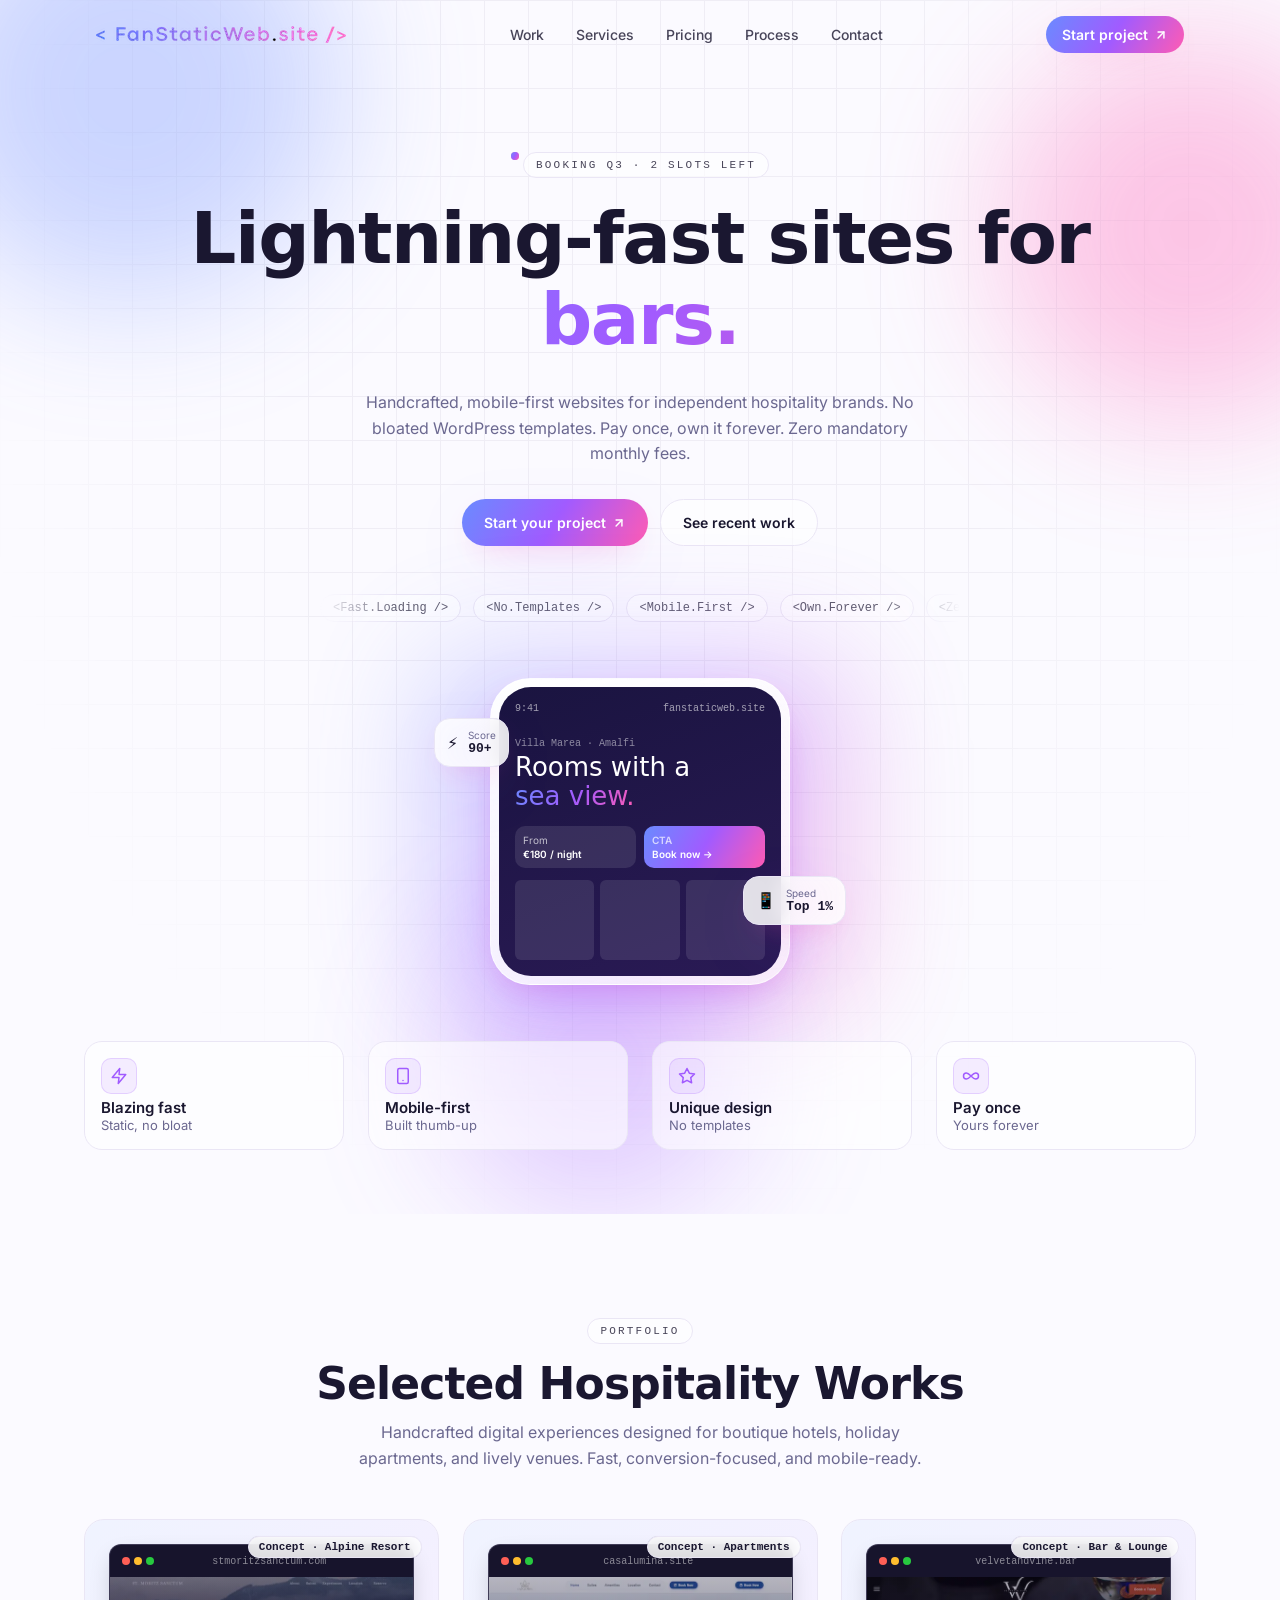
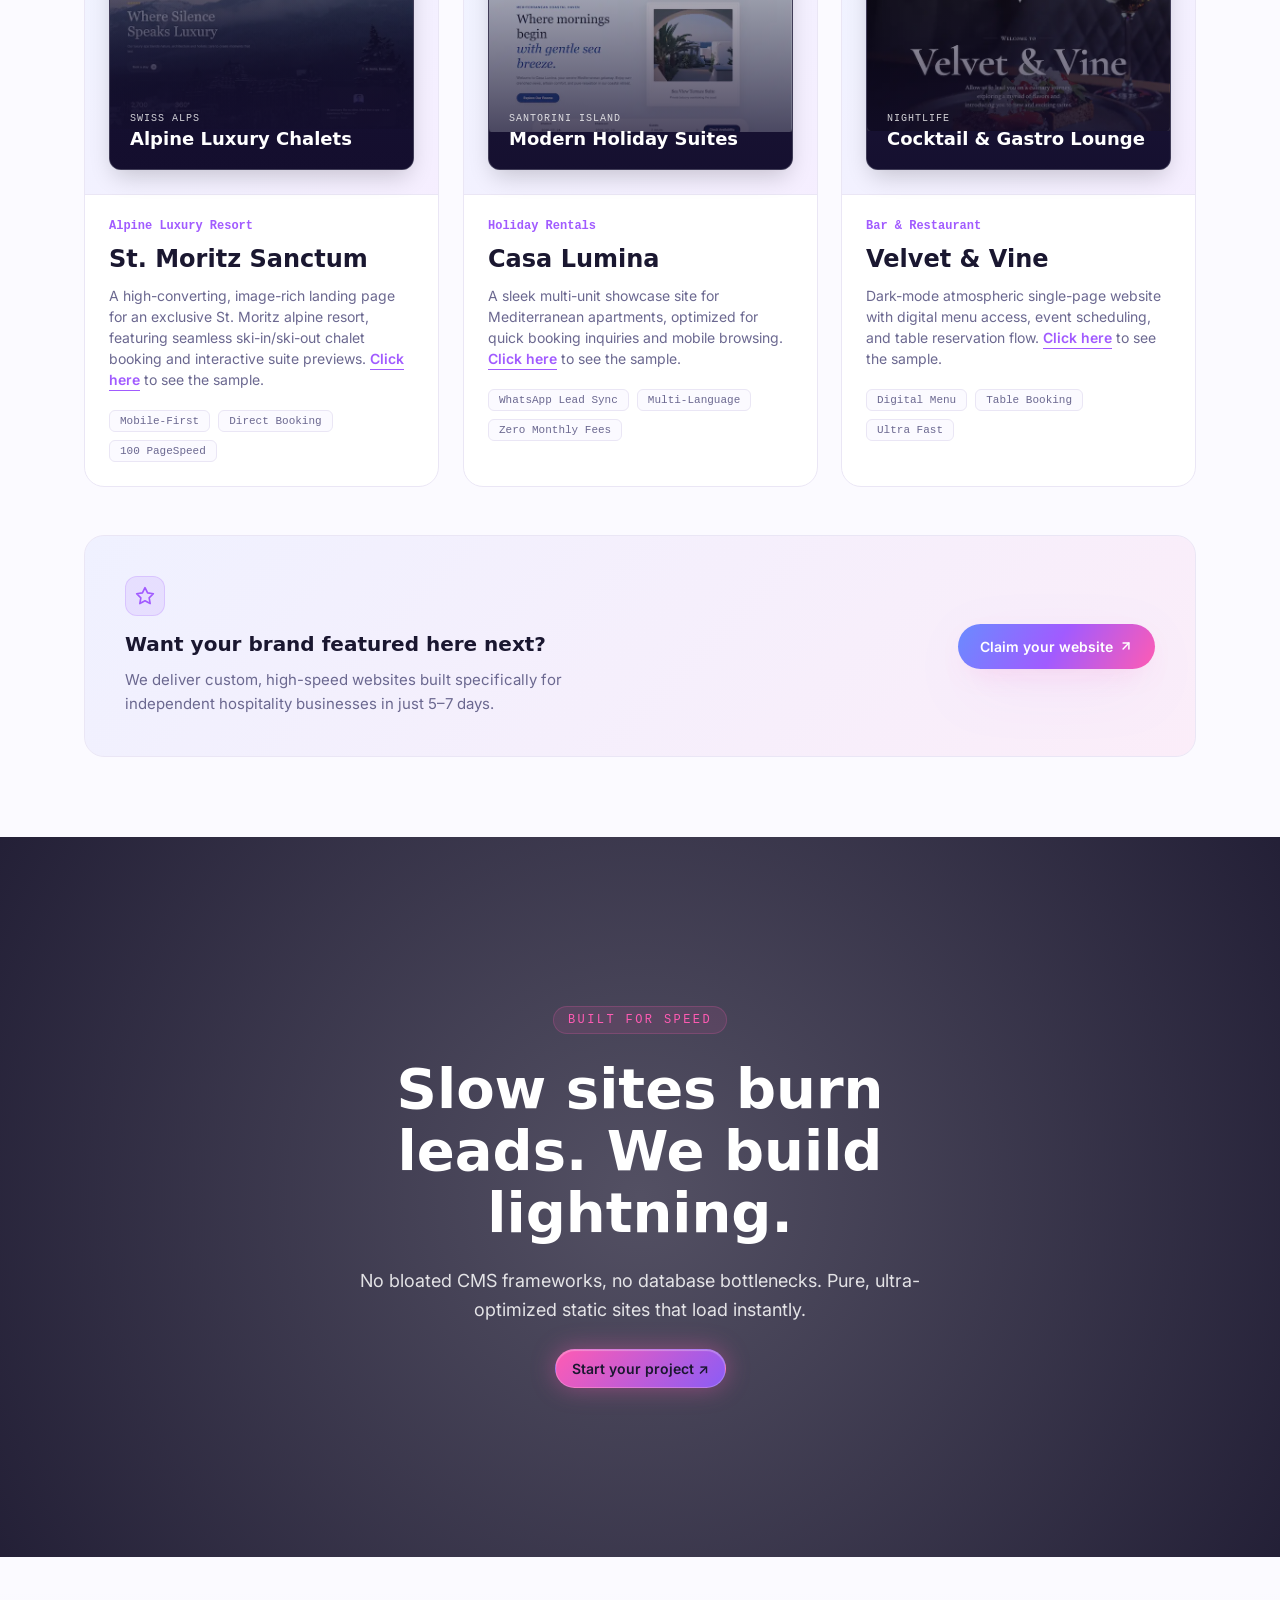
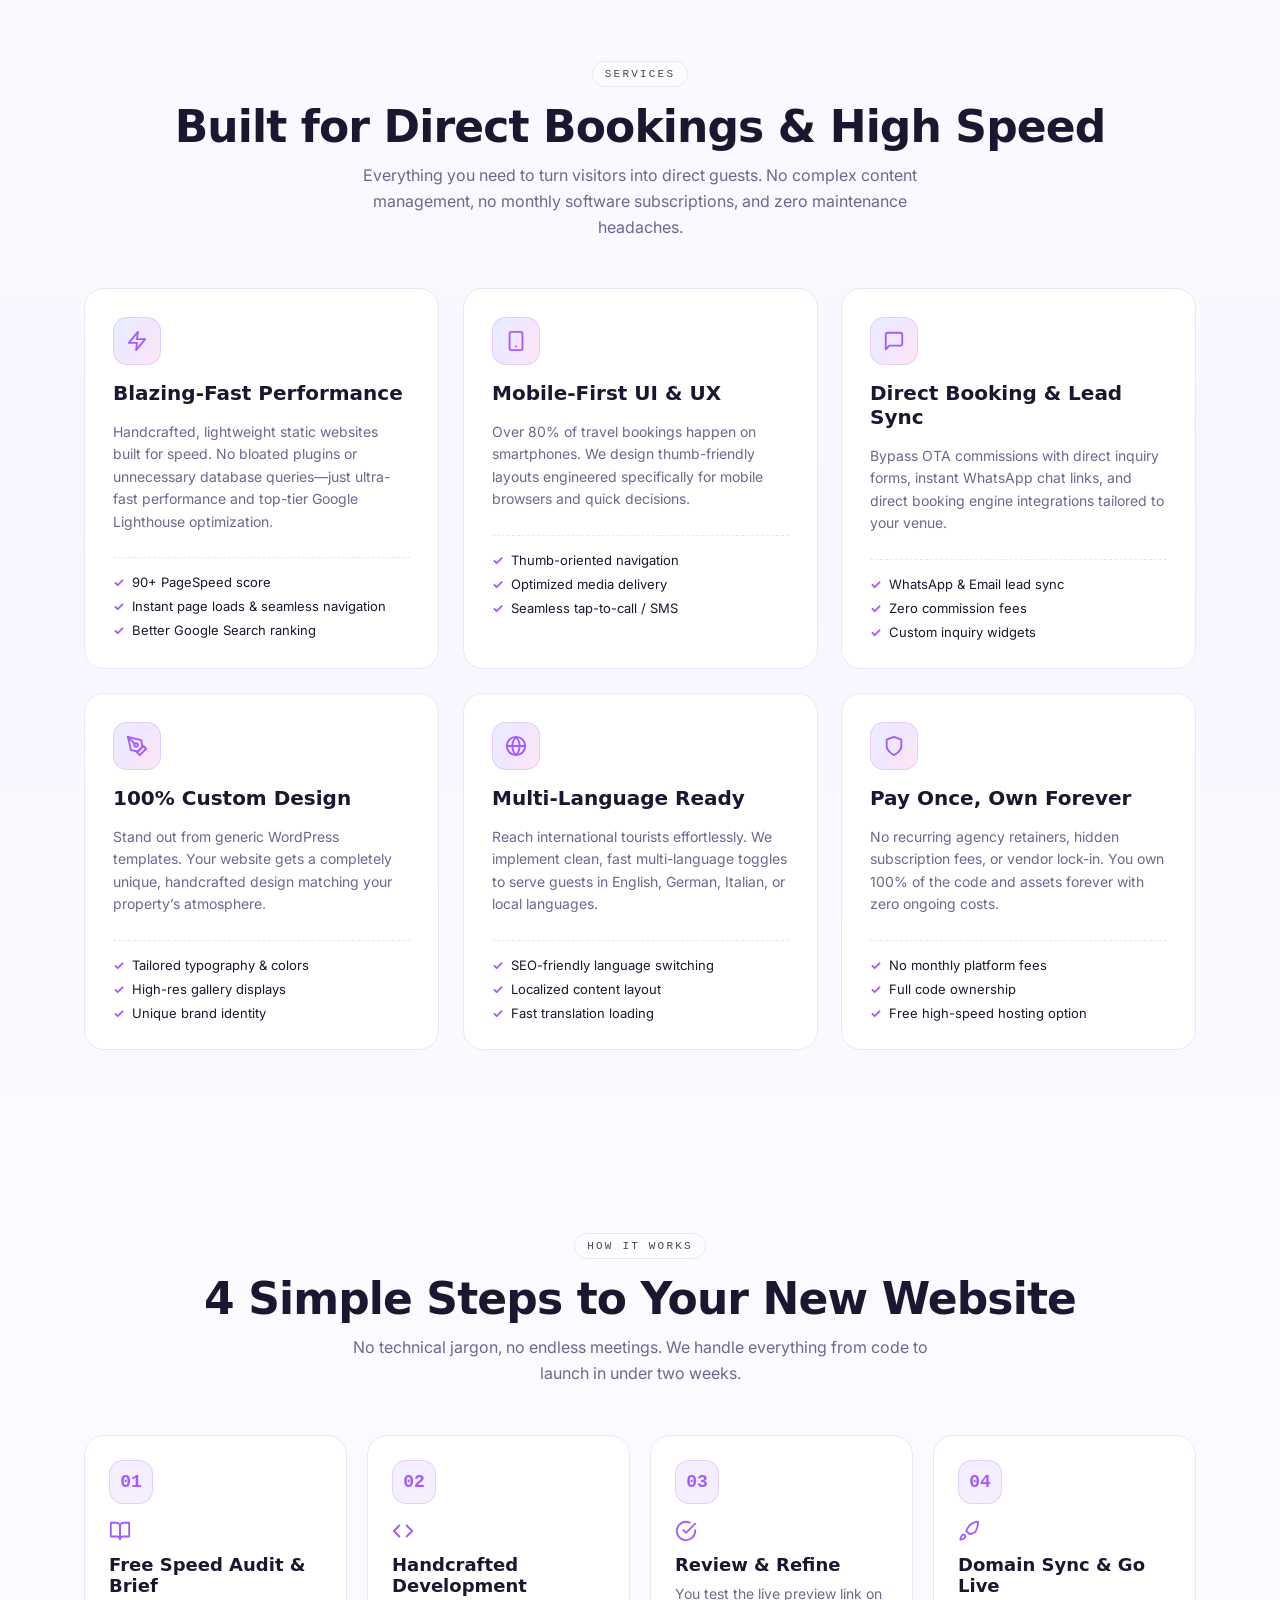
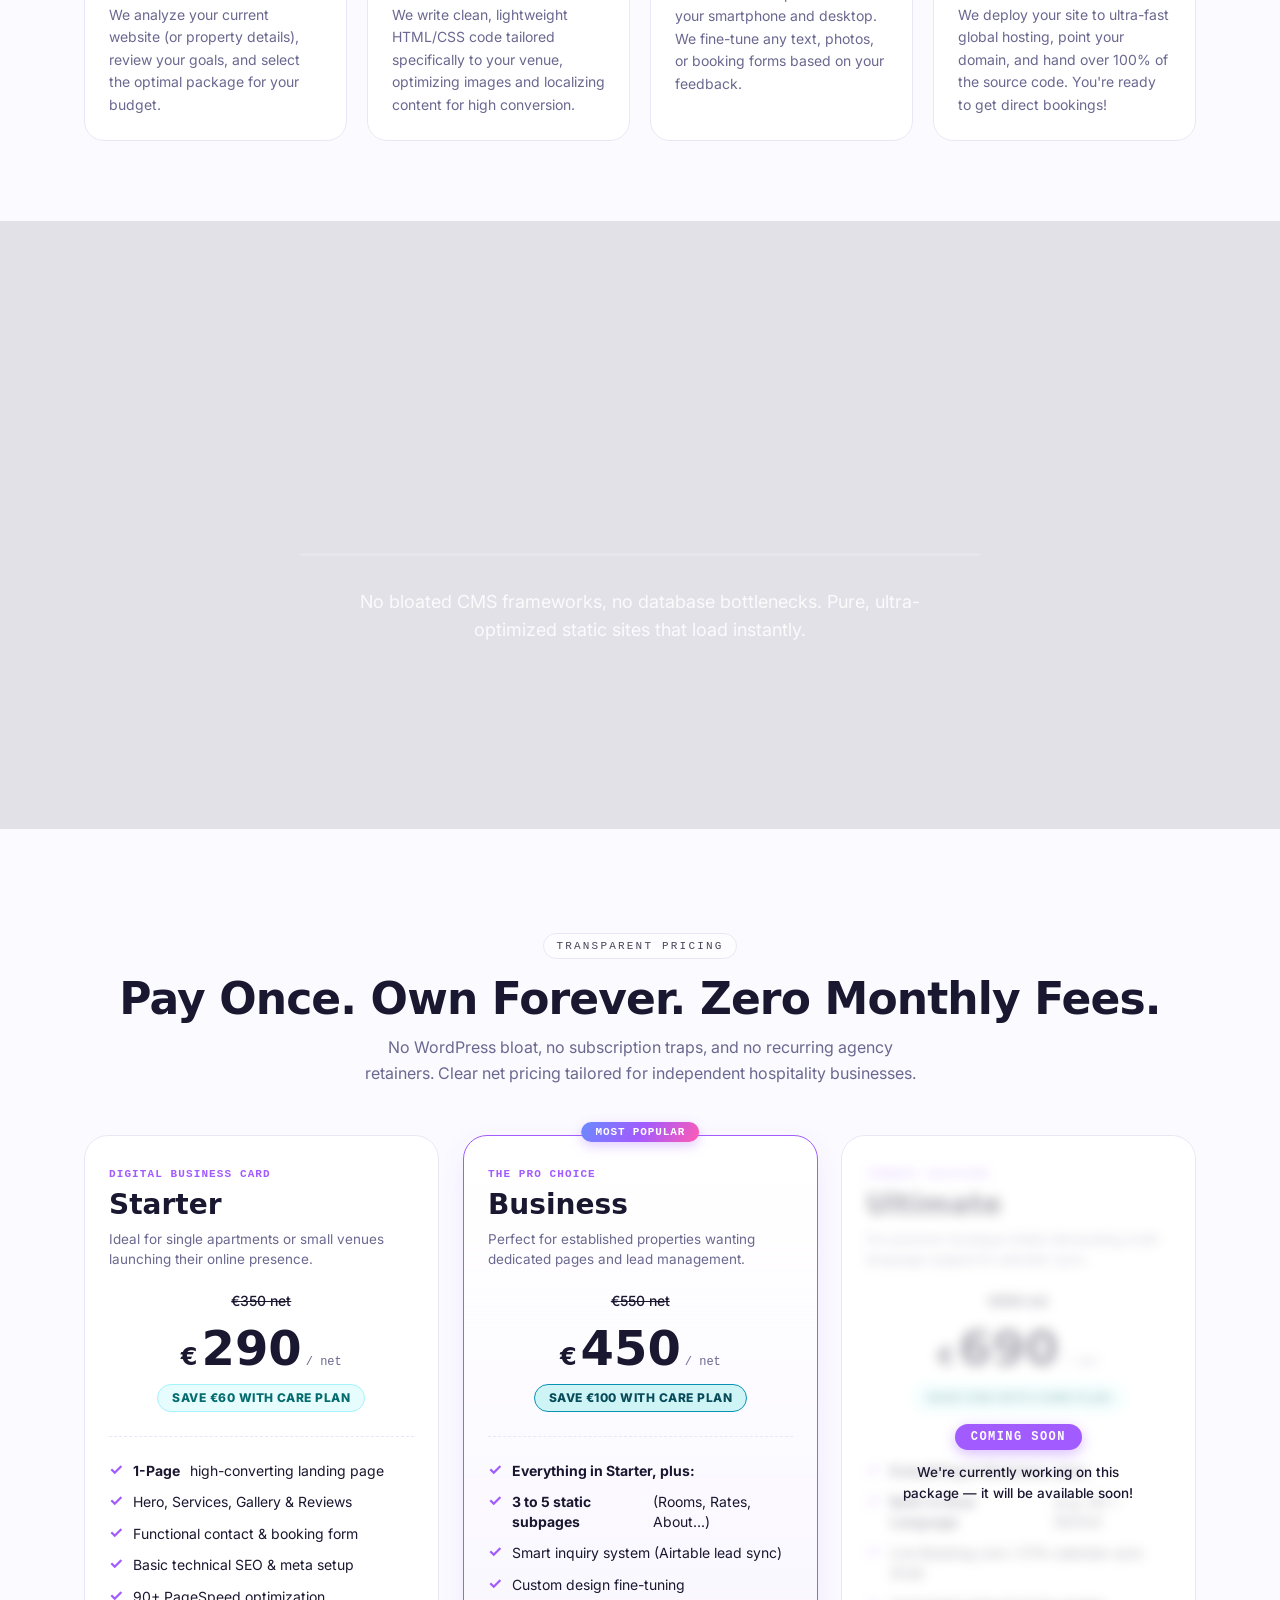
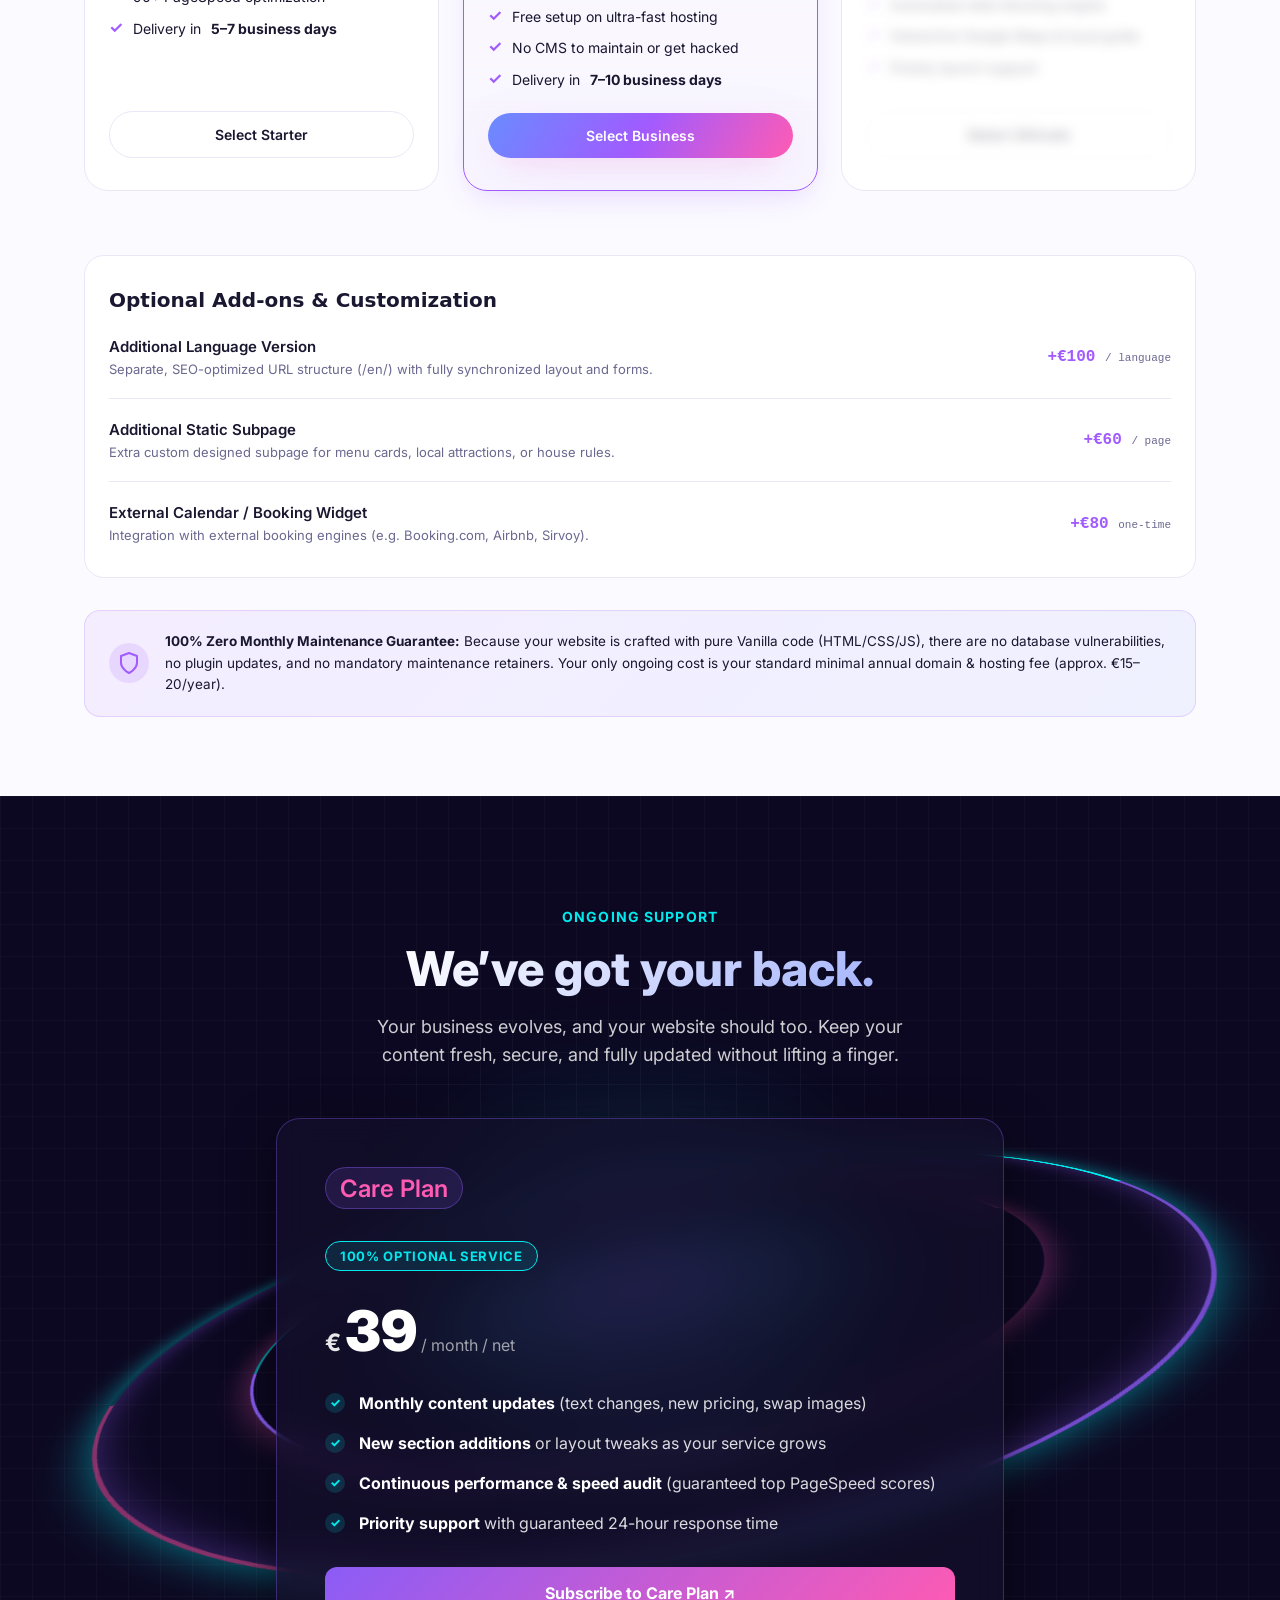
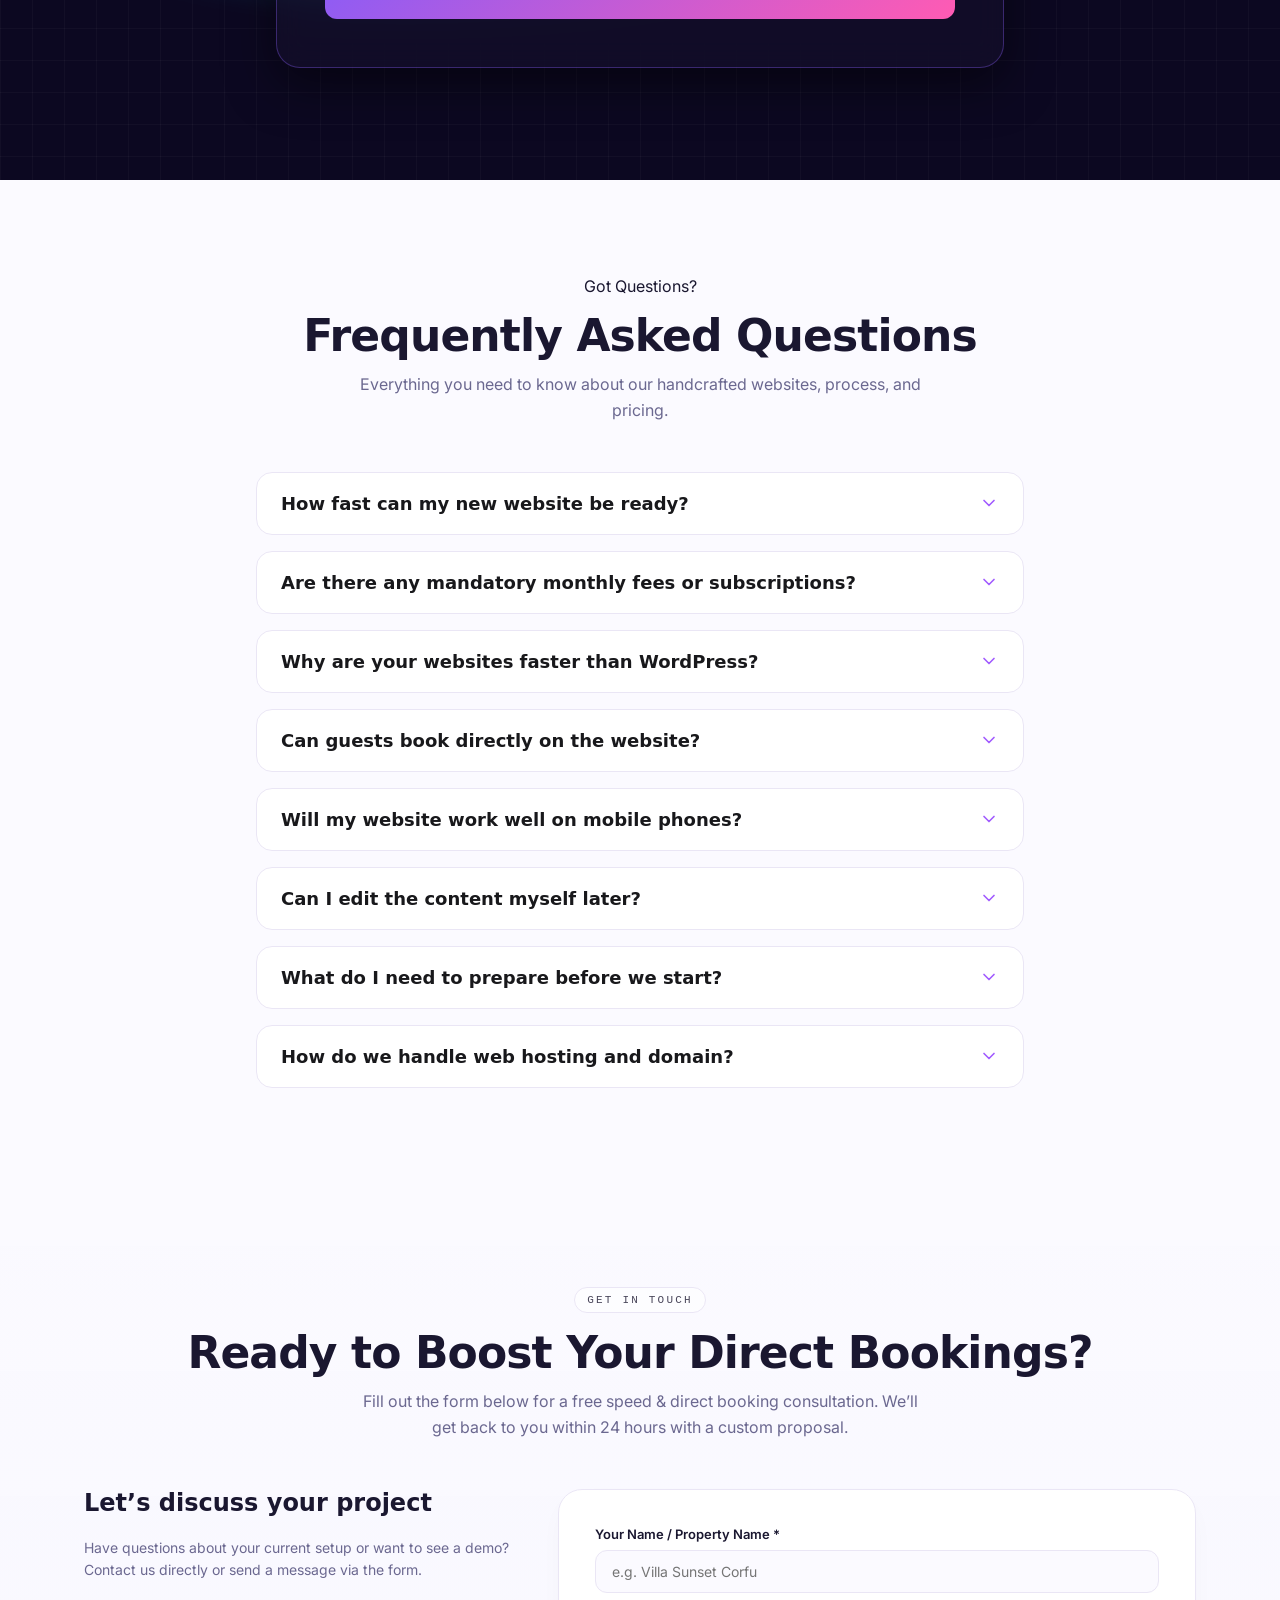
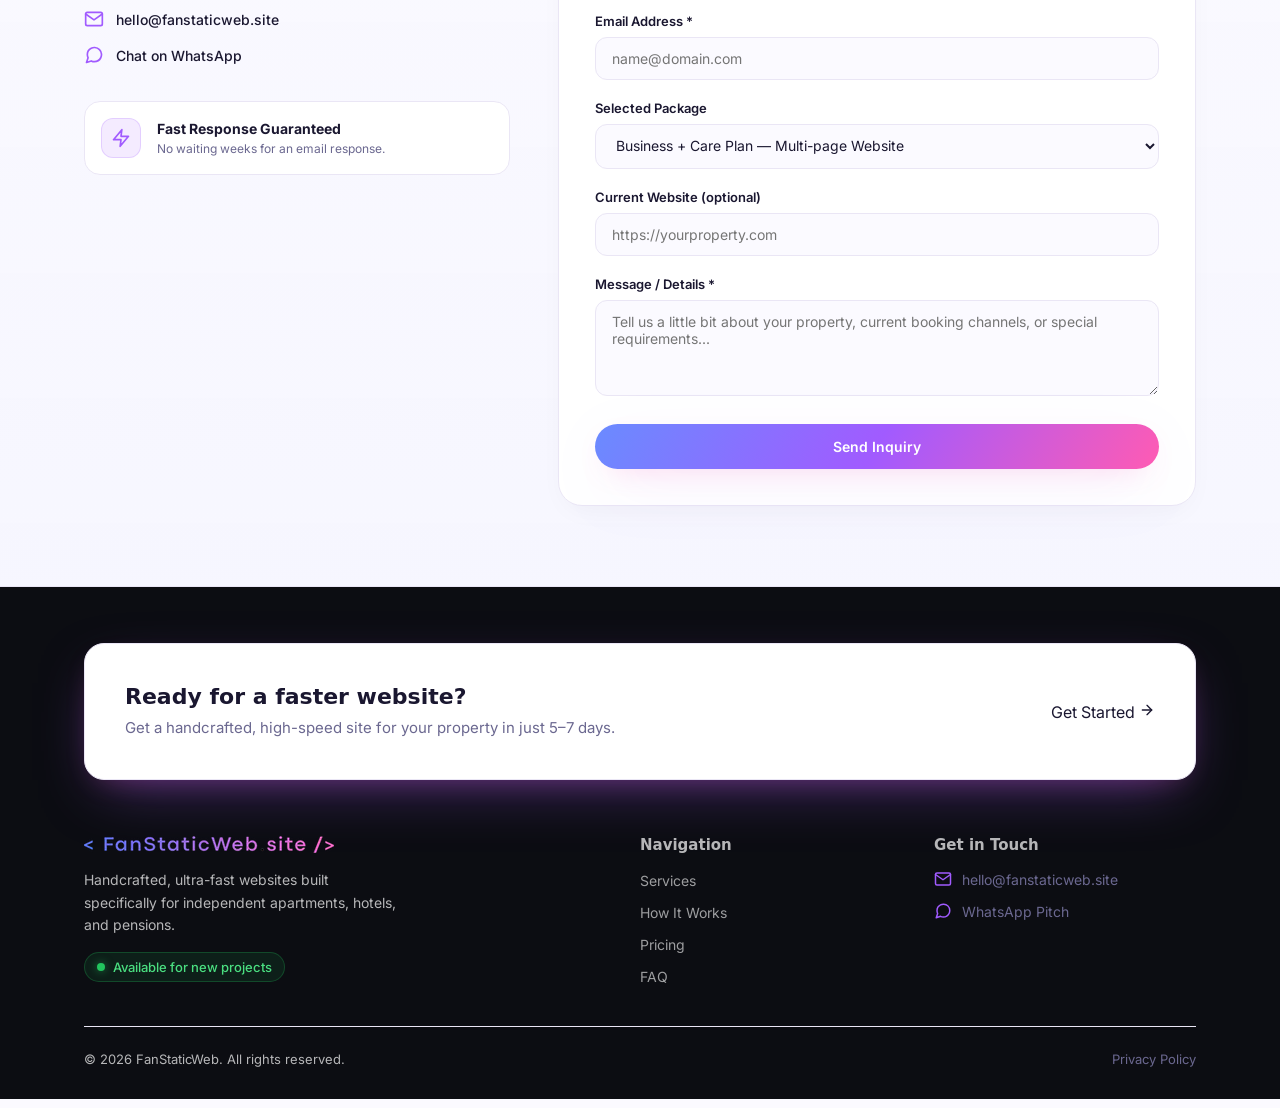
<file: index.html>
<!doctype html>
<html lang="en">
  <head>
    <meta charset="utf-8" />
    <meta name="viewport" content="width=device-width, initial-scale=1" />
    <title>FanStaticWeb — Fast, unique websites for hospitality</title>
    <meta
      name="description"
      content="FanStaticWeb builds blazing-fast, mobile-first websites for hotels, apartments and bars. Unique design, pay once, own forever."
    />
    <meta property="og:title" content="FanStaticWeb — Websites for hospitality" />
    <meta
      property="og:description"
      content="Fast, unique, mobile-first websites for independent hotels, apartments and bars. Pay once. No monthly fees."
    />
    <meta property="og:type" content="website" />
    <meta name="twitter:card" content="summary_large_image" />
    <link rel="icon" href="data:image/svg+xml,%3Csvg xmlns='http://www.w3.org/2000/svg' viewBox='0 0 100 100'%3E%3Ctext y='.9em' font-size='90'%3E%E2%9A%A1%3C/text%3E%3C/svg%3E" />
    <!-- 1. Gyors előcsatlakozás a Google szervereihez -->
    <link rel="preconnect" href="https://fonts.googleapis.com">
    <link rel="preconnect" href="https://fonts.gstatic.com" crossorigin>
    
    <!-- 2. Aszinkron CSS betöltés (nem blokkolja a renderelést) -->
    <link rel="stylesheet"
          href="https://fonts.googleapis.com/css2?family=Inter:wght@400;500;600;700&display=swap"
          media="print"
          onload="this.media='all'">
    
    <noscript>
      <link rel="stylesheet" href="https://fonts.googleapis.com/css2?family=Inter:wght@400;500;600;700&display=swap">
    </noscript>
    <link rel="stylesheet" href="styles.css" />
  </head>
  <body>
    <!-- ============== HEADER ============== -->
    <header id="site-header" class="site-header">
      <div class="header-inner">
        <a href="#top" class="brand" aria-label="FanStaticWeb home">
          <img src="images/logo.webp"
                 alt="FanStaticWeb"
                 class="brand-logo"
                 width="250"
                 height="17"
                 fetchpriority="high"
                 decoding="async">
        </a>

        <nav class="nav-desktop" aria-label="Primary">
          <a href="#work">Work</a>
          <a href="#services">Services</a>
          <a href="#pricing">Pricing</a>
          <a href="#process">Process</a>
          <a href="#contact">Contact</a>
        </nav>

        <a href="#contact" class="cta-pill cta-desktop">
          Start project
          <svg width="14" height="14" viewBox="0 0 24 24" fill="none" stroke="currentColor" stroke-width="2.5" stroke-linecap="round" stroke-linejoin="round"><path d="M7 17 17 7"/><path d="M7 7h10v10"/></svg>
        </a>

        <button
          id="menu-toggle"
          class="menu-btn"
          type="button"
          aria-label="Open menu"
          aria-expanded="false"
          aria-controls="mobile-menu"
        >
          <span class="menu-icon menu-icon-open" aria-hidden="true">
            <svg width="20" height="20" viewBox="0 0 24 24" fill="none" stroke="currentColor" stroke-width="2" stroke-linecap="round" stroke-linejoin="round"><line x1="4" y1="6" x2="20" y2="6"/><line x1="4" y1="12" x2="20" y2="12"/><line x1="4" y1="18" x2="20" y2="18"/></svg>
          </span>
          <span class="menu-icon menu-icon-close" aria-hidden="true">
            <svg width="20" height="20" viewBox="0 0 24 24" fill="none" stroke="currentColor" stroke-width="2" stroke-linecap="round" stroke-linejoin="round"><line x1="18" y1="6" x2="6" y2="18"/><line x1="6" y1="6" x2="18" y2="18"/></svg>
          </span>
        </button>
      </div>
    </header>

    <!-- ============== MOBILE MENU ============== -->
    <div id="mobile-menu" class="mobile-menu" aria-hidden="true">
      <div class="mm-backdrop"></div>
      <div class="mm-blob mm-blob-1"></div>
      <div class="mm-blob mm-blob-2"></div>

      <div class="mm-content">
        <p class="mm-eyebrow">Navigate</p>
        <nav class="mm-nav" aria-label="Mobile">
          <a href="#work" class="mm-link" style="--i:0">
            <span class="mm-num">01</span>
            <span class="mm-body">
              <span class="mm-label">Work</span>
              <span class="mm-desc">Recent hospitality launches</span>
            </span>
            <span class="mm-arrow">↗</span>
          </a>
          <a href="#services" class="mm-link" style="--i:1">
            <span class="mm-num">02</span>
            <span class="mm-body">
              <span class="mm-label">Services</span>
              <span class="mm-desc">What we build for you</span>
            </span>
            <span class="mm-arrow">↗</span>
          </a>
          <a href="#pricing" class="mm-link" style="--i:2">
            <span class="mm-num">03</span>
            <span class="mm-body">
              <span class="mm-label">Pricing</span>
              <span class="mm-desc">Pay once. Own forever.</span>
            </span>
            <span class="mm-arrow">↗</span>
          </a>
          <a href="#process" class="mm-link" style="--i:3">
            <span class="mm-num">04</span>
            <span class="mm-body">
              <span class="mm-label">Process</span>
              <span class="mm-desc">From brief to launch in days</span>
            </span>
            <span class="mm-arrow">↗</span>
          </a>
          <a href="#contact" class="mm-link" style="--i:4">
            <span class="mm-num">05</span>
            <span class="mm-body">
              <span class="mm-label">Contact</span>
              <span class="mm-desc">Start your project</span>
            </span>
            <span class="mm-arrow">↗</span>
          </a>
        </nav>

        <div class="mm-footer">
          <a href="#contact" class="cta-pill cta-block">Start your project ↗</a>
          <div class="mm-meta">
            <span>hello@fanstaticweb.site</span>
            <span>© <span id="year"></span></span>
          </div>
        </div>
      </div>
    </div>

    <!-- ============== HERO ============== -->
    <main id="top">
      <section class="hero">
        <div class="aurora" aria-hidden="true">
          <div class="blob blob-blue"></div>
          <div class="blob blob-pink"></div>
          <div class="blob blob-purple"></div>
          <div class="grid-overlay"></div>
        </div>

        <div class="container">
          <div class="eyebrow rise">
            <span class="dot"><span class="dot-ping"></span><span class="dot-core"></span></span>
            <span class="eyebrow-text">Booking Q3 · 2 slots left</span>
          </div>

          <h1 class="headline rise" style="animation-delay:.05s">
            <span class="line-static">Lightning-fast sites for</span>
            <span class="rotator" aria-live="polite">
              <span class="rotator-word active">hotels.</span>
              <span class="rotator-word">apartments.</span>
              <span class="rotator-word">bars.</span>
              <span class="rotator-word">restaurants.</span>
              <span class="rotator-word">cafés.</span>
              <span class="rotator-ghost">hotels.</span>
            </span>
          </h1>

          <p class="subhead rise" style="animation-delay:.15s">
            Handcrafted, mobile-first websites for independent hospitality brands.
            No bloated WordPress templates. Pay once, own it forever. Zero mandatory monthly fees.
          </p>

          <div class="cta-row rise" style="animation-delay:.25s">
            <a href="#contact" class="cta-pill cta-primary">
              Start your project
              <svg width="14" height="14" viewBox="0 0 24 24" fill="none" stroke="currentColor" stroke-width="2.5" stroke-linecap="round" stroke-linejoin="round"><path d="M7 17 17 7"/><path d="M7 7h10v10"/></svg>
            </a>
            <a href="#work" class="cta-pill cta-ghost">See recent work</a>
          </div>

          <div class="marquee rise" style="animation-delay:.35s" aria-hidden="true">
            <div class="marquee-track">
              <span class="chip">&lt;Fast.Loading /&gt;</span>
              <span class="chip">&lt;No.Templates /&gt;</span>
              <span class="chip">&lt;Mobile.First /&gt;</span>
              <span class="chip">&lt;Own.Forever /&gt;</span>
              <span class="chip">&lt;Zero.Fees /&gt;</span>
              <span class="chip">&lt;Unique.Design /&gt;</span>
              <span class="chip">&lt;Fast.Loading /&gt;</span>
              <span class="chip">&lt;No.Templates /&gt;</span>
              <span class="chip">&lt;Mobile.First /&gt;</span>
              <span class="chip">&lt;Own.Forever /&gt;</span>
              <span class="chip">&lt;Zero.Fees /&gt;</span>
              <span class="chip">&lt;Unique.Design /&gt;</span>
            </div>
          </div>

          <div class="phone-wrap rise" style="animation-delay:.45s">
            <div class="phone-glow"></div>
            <div class="phone-float">
              <div class="phone">
                <div class="phone-screen">
                  <div class="phone-status">
                    <span>9:41</span><span>fanstaticweb.site</span>
                  </div>
                  <div class="phone-body">
                    <div class="phone-kicker">Villa Marea · Amalfi</div>
                    <div class="phone-title">
                      Rooms with a<br /><span class="grad-text">sea view.</span>
                    </div>
                    <div class="phone-cards">
                      <div class="phone-card">
                        <div class="pc-label">From</div>
                        <div class="pc-value">€180 / night</div>
                      </div>
                      <div class="phone-card phone-card-cta">
                        <div class="pc-label">CTA</div>
                        <div class="pc-value">Book now →</div>
                      </div>
                    </div>
                    <div class="phone-thumbs">
                      <span></span><span></span><span></span>
                    </div>
                  </div>
                </div>
              </div>

              <div class="chip-float chip-float-left">
                <span class="chip-icon">⚡</span>
                <div>
                  <div class="chip-label">Score</div>
                  <div class="chip-value">90+</div>
                </div>
              </div>
              <div class="chip-float chip-float-right">
                <span class="chip-icon">📱</span>
                <div>
                  <div class="chip-label">Speed</div>
                  <div class="chip-value">Top 1%</div>
                </div>
              </div>
            </div>
          </div>

          <div class="feature-grid rise" style="animation-delay:.55s">
              <div class="feature">
                <div class="feature-icon">
                  <svg width="20" height="20" viewBox="0 0 24 24" fill="none" stroke="currentColor" stroke-width="2" stroke-linecap="round" stroke-linejoin="round">
                    <polygon points="13 2 3 14 12 14 11 22 21 10 12 10 13 2"></polygon>
                  </svg>
                </div>
                <div class="feature-label">Blazing fast</div>
                <div class="feature-note">Static, no bloat</div>
              </div>
            
              <div class="feature">
                <div class="feature-icon">
                  <svg width="20" height="20" viewBox="0 0 24 24" fill="none" stroke="currentColor" stroke-width="2" stroke-linecap="round" stroke-linejoin="round">
                    <rect x="5" y="2" width="14" height="20" rx="2" ry="2"></rect>
                    <line x1="12" y1="18" x2="12.01" y2="18"></line>
                  </svg>
                </div>
                <div class="feature-label">Mobile-first</div>
                <div class="feature-note">Built thumb-up</div>
              </div>
            
              <div class="feature">
                <div class="feature-icon">
                  <svg width="20" height="20" viewBox="0 0 24 24" fill="none" stroke="currentColor" stroke-width="2" stroke-linecap="round" stroke-linejoin="round">
                    <path d="M12 2l3.09 6.26L22 9.27l-5 4.87 1.18 6.88L12 17.77l-6.18 3.25L7 14.14 2 9.27l6.91-1.01L12 2z"></path>
                  </svg>
                </div>
                <div class="feature-label">Unique design</div>
                <div class="feature-note">No templates</div>
              </div>
            
              <div class="feature">
                <div class="feature-icon">
                  <svg width="20" height="20" viewBox="0 0 24 24" fill="none" stroke="currentColor" stroke-width="2" stroke-linecap="round" stroke-linejoin="round">
                    <path d="M18.178 8c5.096 0 5.096 8 0 8-2.395 0-4.004-1.782-6.178-4C9.826 9.782 8.217 8 5.822 8c-5.096 0-5.096 8 0 8 2.395 0 4.004-1.782 6.178-4 2.174-2.218 3.783-4 6.178-4z"></path>
                  </svg>
                </div>
                <div class="feature-label">Pay once</div>
                <div class="feature-note">Yours forever</div>
              </div>
            </div>
        </div>
      </section>
      
      <!-- ============== WORK / PORTFOLIO SECTION ============== -->
    <section id="work" class="work-section">
      <div class="container">
        
        <header class="section-header fade-in-up">
          <div class="eyebrow">
            <span class="eyebrow-text">Portfolio</span>
          </div>
          <h2 class="section-title">Selected Hospitality Works</h2>
          <p class="section-desc">
            Handcrafted digital experiences designed for boutique hotels, holiday apartments, and lively venues. Fast, conversion-focused, and mobile-ready.
          </p>
        </header>
    
        <div class="work-grid">
          
          <!-- Project 1: Villa Marea -->
        <article class="project-card fade-in-up delay-1">
          <div class="project-preview">
            <div class="project-badge">Concept · Alpine Resort</div>
            <div class="project-mockup">
              <div class="mockup-header">
                <span class="mockup-dots"></span>
                <span class="mockup-url">stmoritzsanctum.com</span>
              </div>
              
              <div class="mockup-screen screen-marea">
                <!-- Valódi kép tag a biztos betöltődésért -->
                <!-- <img
                  src="images/logo.png"
                  alt="Villa Marea Hero Preview"
                  class="mockup-img"
                  loading="lazy"
                > -->
                <!-- Rávetített sötétítő réteg és szöveg -->
                <div class="mockup-overlay"></div>
                <div class="mockup-hero-text">
                  <span class="marea-tag">Swiss Alps</span>
                  <span class="marea-title">Alpine Luxury Chalets</span>
                </div>
              </div>
            </div>
          </div>
        
          <div class="project-info">
            <div class="project-meta">
              <span class="project-type">Alpine Luxury Resort</span>
              <!-- <span class="project-speed">⚡ 0.3s Load</span> -->
            </div>
            <h3 class="project-title">St. Moritz Sanctum</h3>
            <p class="project-desc">
              A high-converting, image-rich landing page for an exclusive St. Moritz alpine resort, featuring seamless ski-in/ski-out chalet booking and interactive suite previews.
              <a href="https://pekdavid88.github.io/fsw-reference-spaxury/" target="_blank" rel="noopener noreferrer" class="inline-link">Click here</a> to see the sample.
            </p>
            <ul class="project-tags">
              <li>Mobile-First</li>
              <li>Direct Booking</li>
              <li>100 PageSpeed</li>
            </ul>
          </div>
        </article>
    
          <!-- Project 2: Casa Lumina -->
          <article class="project-card fade-in-up delay-2">
            <div class="project-preview">
              <div class="project-badge">Concept · Apartments</div>
              <div class="project-mockup">
                <div class="mockup-header">
                  <span class="mockup-dots"></span>
                  <span class="mockup-url">casalumina.site</span>
                </div>
                <div class="mockup-screen screen-lumina">
                  <div class="mockup-hero-text">
                    <span class="lumina-tag">Santorini Island</span>
                    <span class="lumina-title">Modern Holiday Suites</span>
                  </div>
                </div>
              </div>
            </div>
    
            <div class="project-info">
              <div class="project-meta">
                <span class="project-type">Holiday Rentals</span>
                <!-- <span class="project-speed">⚡ 0.4s Load</span> -->
              </div>
              <h3 class="project-title">Casa Lumina</h3>
              <p class="project-desc">
                A sleek multi-unit showcase site for Mediterranean apartments, optimized for quick booking inquiries and mobile browsing. <a href="https://pekdavid88.github.io/fsw-reference-casa-lumina/" target="_blank" rel="noopener noreferrer" class="inline-link">Click here</a> to see the sample.
              </p>
              <ul class="project-tags">
                <li>WhatsApp Lead Sync</li>
                <li>Multi-Language</li>
                <li>Zero Monthly Fees</li>
              </ul>
            </div>
          </article>
    
          <!-- Project 3: Velvet & Vine -->
          <article class="project-card fade-in-up delay-3">
            <div class="project-preview">
              <div class="project-badge">Concept · Bar & Lounge</div>
              <div class="project-mockup">
                <div class="mockup-header">
                  <span class="mockup-dots"></span>
                  <span class="mockup-url">velvetandvine.bar</span>
                </div>
                <div class="mockup-screen screen-velvet">
                  <div class="mockup-hero-text">
                    <span class="velvet-tag">Nightlife</span>
                    <span class="velvet-title">Cocktail & Gastro Lounge</span>
                  </div>
                </div>
              </div>
            </div>
    
            <div class="project-info">
              <div class="project-meta">
                <span class="project-type">Bar & Restaurant</span>
                <!-- <span class="project-speed">⚡ 0.3s Load</span> -->
              </div>
              <h3 class="project-title">Velvet & Vine</h3>
              <p class="project-desc">
                Dark-mode atmospheric single-page website with digital menu access, event scheduling, and table reservation flow. <a href="https://pekdavid88.github.io/fsw-reference-velvet-vine/" target="_blank" rel="noopener noreferrer" class="inline-link">Click here</a> to see the sample.
              </p>
              <ul class="project-tags">
                <li>Digital Menu</li>
                <li>Table Booking</li>
                <li>Ultra Fast</li>
              </ul>
            </div>
          </article>
    
        </div>
    
        <!-- Callout Banner inside Work section -->
        <div class="work-cta-card fade-in-up">
          <div class="work-cta-content">
              <div class="work-cta-icon-wrap">
                <svg class="work-cta-icon" width="20" height="20" viewBox="0 0 24 24" fill="none" stroke="currentColor" stroke-width="2" stroke-linecap="round" stroke-linejoin="round">
                  <path d="M12 2l3.09 6.26L22 9.27l-5 4.87 1.18 6.88L12 17.77l-6.18 3.25L7 14.14 2 9.27l6.91-1.01L12 2z"></path>
                </svg>
              </div>
              <h3 class="work-cta-title">Want your brand featured here next?</h3>
              <p class="work-cta-text">
                We deliver custom, high-speed websites built specifically for independent hospitality businesses in just 5–7 days.
              </p>
            </div>
          <a href="#contact" class="cta-pill cta-primary">
            Claim your website
            <svg width="14" height="14" viewBox="0 0 24 24" fill="none" stroke="currentColor" stroke-width="2.5" stroke-linecap="round" stroke-linejoin="round"><path d="M7 17 17 7"/><path d="M7 7h10v10"/></svg>
          </a>
        </div>
    
      </div>
    </section>
    
    <!-- SPEED PARALLAX SECTION -->
    <section class="speed-parallax-section">
      
      <!-- A Fixált Parallax Háttér -->
      <div class="parallax-bg-fixed" aria-hidden="true"></div>
      
      <!-- Sötétítő Overlay a tökéletes olvashatóságért -->
      <div class="parallax-overlay"></div>
      
      <!-- Tartalom Konténer -->
      <div class="container parallax-content">
        
        <span class="parallax-tag">Built For Speed</span>
        
        <h2 class="parallax-title">Slow sites burn leads. We build lightning.</h2>
        
        <p class="parallax-text">
          No bloated CMS frameworks, no database bottlenecks. Pure, ultra-optimized static sites that load instantly.
        </p>
        
        <a href="#contact" class="cta-pill cta-glow">Start your project ↗</a>
        
      </div>
    </section>
    
    <!-- ============== SERVICES SECTION ============== -->
    <section id="services" class="services-section">
      <div class="container">
        
        <header class="section-header fade-in-up">
          <div class="eyebrow">
            <span class="eyebrow-text">Services</span>
          </div>
          <h2 class="section-title">Built for Direct Bookings & High Speed</h2>
          <p class="section-desc">
            Everything you need to turn visitors into direct guests. No complex content management, no monthly software subscriptions, and zero maintenance headaches.
          </p>
        </header>
    
        <div class="services-grid">
          
          <!-- Service 1: Speed -->
          <article class="service-card fade-in-up delay-1">
            <div class="service-icon-wrap">
              <svg class="service-icon" width="24" height="24" viewBox="0 0 24 24" fill="none" stroke="currentColor" stroke-width="2" stroke-linecap="round" stroke-linejoin="round">
                <polygon points="13 2 3 14 12 14 11 22 21 10 12 10 13 2"/>
              </svg>
            </div>
            <h3 class="service-title">Blazing-Fast Performance</h3>
            <p class="service-text">
              Handcrafted, lightweight static websites built for speed. No bloated plugins or unnecessary database queries—just ultra-fast performance and top-tier Google Lighthouse optimization.
            </p>
            <ul class="service-features">
              <li>90+ PageSpeed score</li>
              <li>Instant page loads & seamless navigation</li>
              <li>Better Google Search ranking</li>
            </ul>
          </article>
    
          <!-- Service 2: Mobile First -->
          <article class="service-card fade-in-up delay-2">
            <div class="service-icon-wrap">
              <svg class="service-icon" width="24" height="24" viewBox="0 0 24 24" fill="none" stroke="currentColor" stroke-width="2" stroke-linecap="round" stroke-linejoin="round">
                <rect x="5" y="2" width="14" height="20" rx="2" ry="2"/>
                <line x1="12" y1="18" x2="12.01" y2="18"/>
              </svg>
            </div>
            <h3 class="service-title">Mobile-First UI & UX</h3>
            <p class="service-text">
              Over 80% of travel bookings happen on smartphones. We design thumb-friendly layouts engineered specifically for mobile browsers and quick decisions.
            </p>
            <ul class="service-features">
              <li>Thumb-oriented navigation</li>
              <li>Optimized media delivery</li>
              <li>Seamless tap-to-call / SMS</li>
            </ul>
          </article>
    
          <!-- Service 3: Direct Booking -->
          <article class="service-card fade-in-up delay-3">
            <div class="service-icon-wrap">
              <svg class="service-icon" width="24" height="24" viewBox="0 0 24 24" fill="none" stroke="currentColor" stroke-width="2" stroke-linecap="round" stroke-linejoin="round">
                <path d="M21 15a2 2 0 0 1-2 2H7l-4 4V5a2 2 0 0 1 2-2h14a2 2 0 0 1 2 2z"/>
              </svg>
            </div>
            <h3 class="service-title">Direct Booking & Lead Sync</h3>
            <p class="service-text">
              Bypass OTA commissions with direct inquiry forms, instant WhatsApp chat links, and direct booking engine integrations tailored to your venue.
            </p>
            <ul class="service-features">
              <li>WhatsApp & Email lead sync</li>
              <li>Zero commission fees</li>
              <li>Custom inquiry widgets</li>
            </ul>
          </article>
    
          <!-- Service 4: Custom Design -->
          <article class="service-card fade-in-up delay-4">
            <div class="service-icon-wrap">
              <svg class="service-icon" width="24" height="24" viewBox="0 0 24 24" fill="none" stroke="currentColor" stroke-width="2" stroke-linecap="round" stroke-linejoin="round">
                <path d="M12 19l7-7 3 3-7 7-3-3z"/>
                <path d="M18 13l-1.5-7.5L2 2l3.5 14.5L13 18l5-5z"/>
                <path d="M2 2l7.586 7.586"/>
                <circle cx="11" cy="11" r="2"/>
              </svg>
            </div>
            <h3 class="service-title">100% Custom Design</h3>
            <p class="service-text">
              Stand out from generic WordPress templates. Your website gets a completely unique, handcrafted design matching your property’s atmosphere.
            </p>
            <ul class="service-features">
              <li>Tailored typography & colors</li>
              <li>High-res gallery displays</li>
              <li>Unique brand identity</li>
            </ul>
          </article>
    
          <!-- Service 5: Multi-Language -->
          <article class="service-card fade-in-up delay-5">
            <div class="service-icon-wrap">
              <svg class="service-icon" width="24" height="24" viewBox="0 0 24 24" fill="none" stroke="currentColor" stroke-width="2" stroke-linecap="round" stroke-linejoin="round">
                <circle cx="12" cy="12" r="10"/>
                <line x1="2" y1="12" x2="22" y2="12"/>
                <path d="M12 2a15.3 15.3 0 0 1 4 10 15.3 15.3 0 0 1-4 10 15.3 15.3 0 0 1-4-10 15.3 15.3 0 0 1 4-10z"/>
              </svg>
            </div>
            <h3 class="service-title">Multi-Language Ready</h3>
            <p class="service-text">
              Reach international tourists effortlessly. We implement clean, fast multi-language toggles to serve guests in English, German, Italian, or local languages.
            </p>
            <ul class="service-features">
              <li>SEO-friendly language switching</li>
              <li>Localized content layout</li>
              <li>Fast translation loading</li>
            </ul>
          </article>
    
          <!-- Service 6: Pay Once -->
          <article class="service-card fade-in-up delay-6">
            <div class="service-icon-wrap">
              <svg class="service-icon" width="24" height="24" viewBox="0 0 24 24" fill="none" stroke="currentColor" stroke-width="2" stroke-linecap="round" stroke-linejoin="round">
                <path d="M12 22s8-4 8-10V5l-8-3-8 3v7c0 6 8 10 8 10z"/>
              </svg>
            </div>
            <h3 class="service-title">Pay Once, Own Forever</h3>
            <p class="service-text">
              No recurring agency retainers, hidden subscription fees, or vendor lock-in. You own 100% of the code and assets forever with zero ongoing costs.
            </p>
            <ul class="service-features">
              <li>No monthly platform fees</li>
              <li>Full code ownership</li>
              <li>Free high-speed hosting option</li>
            </ul>
          </article>
    
        </div>
    
      </div>
    </section>
    
    <!-- ============== PROCESS SECTION ============== -->
    <section id="process" class="process-section">
      <div class="container">
        
        <header class="section-header fade-in-up">
          <div class="eyebrow">
            <span class="eyebrow-text">How It Works</span>
          </div>
          <h2 class="section-title">4 Simple Steps to Your New Website</h2>
          <p class="section-desc">
            No technical jargon, no endless meetings. We handle everything from code to launch in under two weeks.
          </p>
        </header>
    
        <div class="process-grid">
          
          <!-- Step 1 -->
          <article class="process-card fade-in-up delay-1">
            <div class="process-step-badge">01</div>
            <div class="process-content">
              <div class="process-icon-wrap">
                <svg class="process-icon" width="22" height="22" viewBox="0 0 24 24" fill="none" stroke="currentColor" stroke-width="2" stroke-linecap="round" stroke-linejoin="round">
                  <path d="M2 3h6a4 4 0 0 1 4 4v14a3 3 0 0 0-3-3H2z"></path>
                  <path d="M22 3h-6a4 4 0 0 0-4 4v14a3 3 0 0 1 3-3h7z"></path>
                </svg>
              </div>
              <h3 class="process-title">Free Speed Audit & Brief</h3>
              <p class="process-text">
                We analyze your current website (or property details), review your goals, and select the optimal package for your budget.
              </p>
            </div>
          </article>
    
          <!-- Step 2 -->
          <article class="process-card fade-in-up delay-2">
            <div class="process-step-badge">02</div>
            <div class="process-content">
              <div class="process-icon-wrap">
                <svg class="process-icon" width="22" height="22" viewBox="0 0 24 24" fill="none" stroke="currentColor" stroke-width="2" stroke-linecap="round" stroke-linejoin="round">
                  <polyline points="16 18 22 12 16 6"></polyline>
                  <polyline points="8 6 2 12 8 18"></polyline>
                </svg>
              </div>
              <h3 class="process-title">Handcrafted Development</h3>
              <p class="process-text">
                We write clean, lightweight HTML/CSS code tailored specifically to your venue, optimizing images and localizing content for high conversion.
              </p>
            </div>
          </article>
    
          <!-- Step 3 -->
          <article class="process-card fade-in-up delay-3">
            <div class="process-step-badge">03</div>
            <div class="process-content">
              <div class="process-icon-wrap">
                <svg class="process-icon" width="22" height="22" viewBox="0 0 24 24" fill="none" stroke="currentColor" stroke-width="2" stroke-linecap="round" stroke-linejoin="round">
                  <path d="M22 11.08V12a10 10 0 1 1-5.93-9.14"></path>
                  <polyline points="22 4 12 14.01 9 11.01"></polyline>
                </svg>
              </div>
              <h3 class="process-title">Review & Refine</h3>
              <p class="process-text">
                You test the live preview link on your smartphone and desktop. We fine-tune any text, photos, or booking forms based on your feedback.
              </p>
            </div>
          </article>
    
          <!-- Step 4 -->
          <article class="process-card fade-in-up delay-4">
            <div class="process-step-badge">04</div>
            <div class="process-content">
              <div class="process-icon-wrap">
                <svg class="process-icon" width="22" height="22" viewBox="0 0 24 24" fill="none" stroke="currentColor" stroke-width="2" stroke-linecap="round" stroke-linejoin="round">
                  <path d="M4.5 16.5c-1.5 1.26-2 5-2 5s3.74-.5 5-2c.71-.84.7-2.13-.09-2.91a2.18 2.18 0 0 0-2.91-.09z"></path>
                  <path d="M12 15l-3-3a22 22 0 0 1 2-3.95A12.88 12.88 0 0 1 22 2c0 2.72-.78 7.5-3.05 11a22.35 22.35 0 0 1-3.95 2z"></path>
                </svg>
              </div>
              <h3 class="process-title">Domain Sync & Go Live</h3>
              <p class="process-text">
                We deploy your site to ultra-fast global hosting, point your domain, and hand over 100% of the source code. You're ready to get direct bookings!
              </p>
            </div>
          </article>
    
        </div>
    
      </div>
    </section>
    
    <section class="fluid-words-section">
      <div class="container fluid-text-container">
        
        <!-- Vizuálisan elrejtett címsor a SEO miatt -->
        <h2 class="visually-hidden">Core Features: Fast, Static, Pure, Lightning</h2>
    
        <!-- A "Vízfelszín" konténer -->
        <div class="water-surface" aria-hidden="true">
          <div class="word-mask">
            <span class="rising-word word-1">FAST.</span>
          </div>
          <div class="word-mask">
            <span class="rising-word word-2">STATIC.</span>
          </div>
          <div class="word-mask">
            <span class="rising-word word-3">PURE.</span>
          </div>
          <div class="word-mask">
            <span class="rising-word word-4">LIGHTNING.</span>
          </div>
        </div>
    
        <p class="fluid-description">
          No bloated CMS frameworks, no database bottlenecks. Pure, ultra-optimized static sites that load instantly.
        </p>
    
      </div>
    </section>
    
    <!-- ============== PRICING SECTION ============== -->
    <section id="pricing" class="pricing-section fade-in-up">
      <div class="container">
        
        <header class="section-header">
          <div class="eyebrow">
            <span class="eyebrow-text">Transparent Pricing</span>
          </div>
          <h2 class="section-title">Pay Once. Own Forever. Zero Monthly Fees.</h2>
          <p class="section-desc">
            No WordPress bloat, no subscription traps, and no recurring agency retainers. Clear net pricing tailored for independent hospitality businesses.
          </p>
        </header>
    
        <!-- Pricing Cards Grid -->
        <div class="pricing-grid">
  
  <!-- Tier 1: Starter -->
      <article class="pricing-card fade-in-up delay-1">
        <div class="pricing-header">
          <span class="pricing-badge">Digital Business Card</span>
          <h3 class="pricing-title">Starter</h3>
          <p class="pricing-subtitle">Ideal for single apartments or small venues launching their online presence.</p>
          
          <div class="pricing-price-wrapper">
            <span class="original-price">€350 net</span>
            <div class="pricing-price">
              <span class="price-currency">€</span>
              <span class="price-amount">290</span>
              <span class="price-period">/ net</span>
            </div>
            <span class="care-discount-tag">Save €60 with Care Plan</span>
          </div>
        </div>
    
        <ul class="pricing-features">
          <li><strong>1-Page</strong> high-converting landing page</li>
          <li>Hero, Services, Gallery & Reviews</li>
          <li>Functional contact & booking form</li>
          <li>Basic technical SEO & meta setup</li>
          <li>90+ PageSpeed optimization</li>
          <li>Delivery in <strong>5–7 business days</strong></li>
        </ul>
    
        <a href="#contact" class="cta-pill cta-ghost pricing-cta">Select Starter</a>
      </article>
    
      <!-- Tier 2: Business (Popular) -->
      <article class="pricing-card pricing-card-featured fade-in-up delay-2">
        <div class="featured-tag">Most Popular</div>
        <div class="pricing-header">
          <span class="pricing-badge">The Pro Choice</span>
          <h3 class="pricing-title">Business</h3>
          <p class="pricing-subtitle">Perfect for established properties wanting dedicated pages and lead management.</p>
          
          <div class="pricing-price-wrapper">
            <span class="original-price">€550 net</span>
            <div class="pricing-price">
              <span class="price-currency">€</span>
              <span class="price-amount">450</span>
              <span class="price-period">/ net</span>
            </div>
            <span class="care-discount-tag">Save €100 with Care Plan</span>
          </div>
        </div>
    
        <ul class="pricing-features">
          <li><strong>Everything in Starter, plus:</strong></li>
          <li><strong>3 to 5 static subpages</strong> (Rooms, Rates, About...)</li>
          <li>Smart inquiry system (Airtable lead sync)</li>
          <li>Custom design fine-tuning</li>
          <li>Free setup on ultra-fast hosting</li>
          <li>No CMS to maintain or get hacked</li>
          <li>Delivery in <strong>7–10 business days</strong></li>
        </ul>
    
        <a href="#contact" class="cta-pill cta-primary pricing-cta">Select Business</a>
      </article>
    
      <!-- Tier 3: Ultimate -->
      <article class="pricing-card fade-in-up delay-3 is-disabled">
        <div class="pricing-header">
          <span class="pricing-badge">Turnkey Solution</span>
          <h3 class="pricing-title">Ultimate</h3>
          <p class="pricing-subtitle">For premium boutique hotels demanding multi-language support & calendar sync.</p>
          
          <div class="pricing-price-wrapper">
            <span class="original-price">€850 net</span>
            <div class="pricing-price">
              <span class="price-currency">€</span>
              <span class="price-amount">690</span>
              <span class="price-period">/ net</span>
            </div>
            <span class="care-discount-tag">Save €160 with Care Plan</span>
          </div>
        </div>
    
        <ul class="pricing-features">
          <li><strong>Everything in Business, plus:</strong></li>
          <li><strong>Built-in Dual Language</strong> (e.g. EN + DE/HU)</li>
          <li>Live Booking.com / OTA calendar sync (iCal)</li>
          <li>Automated date blocking engine</li>
          <li>Interactive Google Maps & local guide</li>
          <li>Priority launch support</li>
        </ul>
    
        <a href="#contact" class="cta-pill cta-ghost pricing-cta">Select Ultimate</a>
        
        <!-- ÚJ OVERLAY ELEM -->
          <div class="pricing-overlay">
            <div class="pricing-overlay-content">
              <span class="coming-soon-badge">Coming Soon</span>
              <p class="coming-soon-text">We're currently working on this package — it will be available soon!</p>
            </div>
          </div>
      </article>
    
    </div>
    
        <!-- Add-ons & Extra Services -->
        <div class="addons-wrap fade-in-up">
          <h3 class="addons-title">Optional Add-ons & Customization</h3>
          <div class="addons-grid">
            
            <div class="addon-item">
              <div class="addon-info">
                <span class="addon-name">Additional Language Version</span>
                <p class="addon-desc">Separate, SEO-optimized URL structure (/en/) with fully synchronized layout and forms.</p>
              </div>
              <div class="addon-price">+€100 <small>/ language</small></div>
            </div>
    
            <div class="addon-item">
              <div class="addon-info">
                <span class="addon-name">Additional Static Subpage</span>
                <p class="addon-desc">Extra custom designed subpage for menu cards, local attractions, or house rules.</p>
              </div>
              <div class="addon-price">+€60 <small>/ page</small></div>
            </div>
    
            <div class="addon-item">
              <div class="addon-info">
                <span class="addon-name">External Calendar / Booking Widget</span>
                <p class="addon-desc">Integration with external booking engines (e.g. Booking.com, Airbnb, Sirvoy).</p>
              </div>
              <div class="addon-price">+€80 <small>one-time</small></div>
            </div>
    
          </div>
        </div>
    
        <!-- Zero Monthly Fee Value Guarantee Banner -->
        <div class="value-guarantee fade-in-up">
          <div class="guarantee-icon-wrap">
            <svg width="24" height="24" viewBox="0 0 24 24" fill="none" stroke="currentColor" stroke-width="2" stroke-linecap="round" stroke-linejoin="round"><path d="M12 22s8-4 8-10V5l-8-3-8 3v7c0 6 8 10 8 10z"/></svg>
          </div>
          <div class="guarantee-text">
            <strong>100% Zero Monthly Maintenance Guarantee:</strong>
            Because your website is crafted with pure Vanilla code (HTML/CSS/JS), there are no database vulnerabilities, no plugin updates, and no mandatory maintenance retainers. Your only ongoing cost is your standard minimal annual domain & hosting fee (approx. €15–20/year).
          </div>
        </div>
    
      </div>
    </section>
    
    <!-- ============== MAINTENANCE SECTION ============== -->
    <section class="maintenance-section">
      <!-- 3D Döntött Bolygógyűrű Háttér (Aria-hidden a SEO/Akadálymentesítés miatt) -->
      <div class="ring-background-container" aria-hidden="true">
        <div class="space-orbit-system">
          <div class="planetary-ring ring-outer"></div>
          <div class="planetary-ring ring-inner"></div>
          <div class="glowing-core"></div>
        </div>
      </div>
    
      <div class="container maintenance-container">
        <header class="maintenance-header">
          <span class="maintenance-tag">Ongoing Support</span>
          <h2 class="maintenance-title">We’ve got your back.</h2>
          <p class="maintenance-subtitle">
            Your business evolves, and your website should too. Keep your content fresh, secure, and fully updated without lifting a finger.
          </p>
        </header>
    
        <div class="maintenance-card">
          <div class="card-badge">Care Plan</div>
          <span class="optional-badge">100% Optional Service</span>
          
          <div class="card-pricing">
            <span class="currency">€</span>
            <span class="price">39</span>
            <span class="period">/ month / net</span>
          </div>
    
          <ul class="features-list">
            <li class="feature-item">
              <span class="check-icon" aria-hidden="true">✓</span>
              <span><strong>Monthly content updates</strong> (text changes, new pricing, swap images)</span>
            </li>
            <li class="feature-item">
              <span class="check-icon" aria-hidden="true">✓</span>
              <span><strong>New section additions</strong> or layout tweaks as your service grows</span>
            </li>
            <li class="feature-item">
              <span class="check-icon" aria-hidden="true">✓</span>
              <span><strong>Continuous performance & speed audit</strong> (guaranteed top PageSpeed scores)</span>
            </li>
            <li class="feature-item">
              <span class="check-icon" aria-hidden="true">✓</span>
              <span><strong>Priority support</strong> with guaranteed 24-hour response time</span>
            </li>
          </ul>
    
          <a href="#contact" class="cta-button">Subscribe to Care Plan ↗</a>
        </div>
      </div>
    </section>
    
    <!-- ============== FAQ SECTION ============== -->
    <section id="faq" class="faq-section fade-in-up">
      <div class="container">
        
        <header class="section-header">
          <span class="section-badge">Got Questions?</span>
          <h2 class="section-title">Frequently Asked Questions</h2>
          <p class="section-desc">
            Everything you need to know about our handcrafted websites, process, and pricing.
          </p>
        </header>
    
        <div class="faq-accordion">
          
          <!-- FAQ Item 1 -->
          <details class="faq-item">
            <summary class="faq-question">
              <span>How fast can my new website be ready?</span>
              <svg class="faq-icon" width="20" height="20" viewBox="0 0 24 24" fill="none" stroke="currentColor" stroke-width="2" stroke-linecap="round" stroke-linejoin="round">
                <polyline points="6 9 12 15 18 9"></polyline>
              </svg>
            </summary>
            <div class="faq-answer">
              <p>We deliver fully functional, high-speed websites in just 5 to 7 business days once we receive your text, images, and brand details.</p>
            </div>
          </details>
    
          <!-- FAQ Item 2 -->
          <details class="faq-item">
            <summary class="faq-question">
              <span>Are there any mandatory monthly fees or subscriptions?</span>
              <svg class="faq-icon" width="20" height="20" viewBox="0 0 24 24" fill="none" stroke="currentColor" stroke-width="2" stroke-linecap="round" stroke-linejoin="round">
                <polyline points="6 9 12 15 18 9"></polyline>
              </svg>
            </summary>
            <div class="faq-answer">
                <p>
                  <strong>No, absolutely not.</strong> Once your website is delivered, you own it 100% with zero recurring software or license fees.
                </p>
                <p>
                  The <strong>Care Plan</strong> is a completely optional service for business owners who prefer us to handle ongoing text updates, new image uploads, or seasonal offer tweaks. If you don't need updates, you pay €0/month.
                </p>
              </div>
          </details>
    
          <!-- FAQ Item 3 -->
          <details class="faq-item">
            <summary class="faq-question">
              <span>Why are your websites faster than WordPress?</span>
              <svg class="faq-icon" width="20" height="20" viewBox="0 0 24 24" fill="none" stroke="currentColor" stroke-width="2" stroke-linecap="round" stroke-linejoin="round">
                <polyline points="6 9 12 15 18 9"></polyline>
              </svg>
            </summary>
            <div class="faq-answer">
              <p>We build using clean, static Vanilla HTML, CSS, and JS. Unlike WordPress, there are no heavy databases, bloated plugins, or slow page builders, resulting in instant loading and top PageSpeed scores.</p>
            </div>
          </details>
    
          <!-- FAQ Item 4 -->
          <details class="faq-item">
            <summary class="faq-question">
              <span>Can guests book directly on the website?</span>
              <svg class="faq-icon" width="20" height="20" viewBox="0 0 24 24" fill="none" stroke="currentColor" stroke-width="2" stroke-linecap="round" stroke-linejoin="round">
                <polyline points="6 9 12 15 18 9"></polyline>
              </svg>
            </summary>
            <div class="faq-answer">
              <p>Yes. We can seamlessly integrate direct contact/inquiry forms, WhatsApp instant booking buttons, or embed your existing Channel Manager / PMS booking engine (e.g., SabeeApp, Booking.com widget, Sirvoy).</p>
            </div>
          </details>
    
          <!-- FAQ Item 5 -->
          <details class="faq-item">
            <summary class="faq-question">
              <span>Will my website work well on mobile phones?</span>
              <svg class="faq-icon" width="20" height="20" viewBox="0 0 24 24" fill="none" stroke="currentColor" stroke-width="2" stroke-linecap="round" stroke-linejoin="round">
                <polyline points="6 9 12 15 18 9"></polyline>
              </svg>
            </summary>
            <div class="faq-answer">
              <p>Absolutely. We follow a strict Mobile-First approach. Since over 70% of travelers search for accommodations on smartphones, your site is optimized specifically for thumb navigation and fast mobile displays.</p>
            </div>
          </details>
    
          <!-- FAQ Item 6 -->
          <details class="faq-item">
            <summary class="faq-question">
              <span>Can I edit the content myself later?</span>
              <svg class="faq-icon" width="20" height="20" viewBox="0 0 24 24" fill="none" stroke="currentColor" stroke-width="2" stroke-linecap="round" stroke-linejoin="round">
                <polyline points="6 9 12 15 18 9"></polyline>
              </svg>
            </summary>
            <div class="faq-answer">
              <p>Since these are custom static websites built for speed and security, they don't rely on complex CMS dashboards. Small text or photo updates can be easily made via simple maintenance requests, or we can connect a lightweight headless CMS if needed.</p>
            </div>
          </details>
    
          <!-- FAQ Item 7 -->
          <details class="faq-item">
            <summary class="faq-question">
              <span>What do I need to prepare before we start?</span>
              <svg class="faq-icon" width="20" height="20" viewBox="0 0 24 24" fill="none" stroke="currentColor" stroke-width="2" stroke-linecap="round" stroke-linejoin="round">
                <polyline points="6 9 12 15 18 9"></polyline>
              </svg>
            </summary>
            <div class="faq-answer">
              <p>Just the basics: high-resolution photos of your property, your room details/amenities, pricing info, and any existing logo or branding materials you have. We take care of everything else!</p>
            </div>
          </details>
    
          <!-- FAQ Item 8 -->
          <details class="faq-item">
            <summary class="faq-question">
              <span>How do we handle web hosting and domain?</span>
              <svg class="faq-icon" width="20" height="20" viewBox="0 0 24 24" fill="none" stroke="currentColor" stroke-width="2" stroke-linecap="round" stroke-linejoin="round">
                <polyline points="6 9 12 15 18 9"></polyline>
              </svg>
            </summary>
            <div class="faq-answer">
              <p>If you already have a domain and hosting provider, we simply deploy the clean files there. If not, we help you set up an affordable, ultra-fast hosting account in your own name so you retain 100% control.</p>
            </div>
          </details>
    
        </div>
    
      </div>
    </section>
    
    <!-- ============== CONTACT SECTION ============== -->
    <section id="contact" class="contact-section fade-in-up">
      <div class="container">
        
        <header class="section-header">
          <div class="eyebrow">
            <span class="eyebrow-text">Get in Touch</span>
          </div>
          <h2 class="section-title">Ready to Boost Your Direct Bookings?</h2>
          <p class="section-desc">
            Fill out the form below for a free speed & direct booking consultation. We’ll get back to you within 24 hours with a custom proposal.
          </p>
        </header>
    
        <div class="contact-grid">
          
          <!-- Contact Info Box -->
          <aside class="contact-info">
            <h3 class="info-title">Let’s discuss your project</h3>
            <p class="info-text">
              Have questions about your current setup or want to see a demo? Contact us directly or send a message via the form.
            </p>
    
            <ul class="info-list">
              <li>
                <svg class="info-icon" width="20" height="20" viewBox="0 0 24 24" fill="none" stroke="currentColor" stroke-width="2" stroke-linecap="round" stroke-linejoin="round">
                  <path d="M4 4h16c1.1 0 2 .9 2 2v12c0 1.1-.9 2-2 2H4c-1.1 0-2-.9-2-2V6c0-1.1.9-2 2-2z"/>
                  <polyline points="22,6 12,13 2,6"/>
                </svg>
                <a href="mailto:hello@fanstaticweb.site">hello@fanstaticweb.site</a>
              </li>
              <li>
                <svg class="info-icon" width="20" height="20" viewBox="0 0 24 24" fill="none" stroke="currentColor" stroke-width="2" stroke-linecap="round" stroke-linejoin="round">
                  <path d="M21 11.5a8.38 8.38 0 0 1-.9 3.8 8.5 8.5 0 0 1-7.6 4.7 8.38 8.38 0 0 1-3.8-.9L3 21l1.9-5.7a8.38 8.38 0 0 1-.9-3.8 8.5 8.5 0 0 1 4.7-7.6 8.38 8.38 0 0 1 3.8-.9h.5a8.48 8.48 0 0 1 8 8v.5z"/>
                </svg>
                <a href="https://wa.me/+421905707682" target="_blank" rel="noopener">Chat on WhatsApp</a>
              </li>
            </ul>
    
            <div class="guarantee-badge">
              <div class="badge-icon-wrap">
                <svg class="badge-icon" width="20" height="20" viewBox="0 0 24 24" fill="none" stroke="currentColor" stroke-width="2" stroke-linecap="round" stroke-linejoin="round">
                  <polygon points="13 2 3 14 12 14 11 22 21 10 12 10 13 2"/>
                </svg>
              </div>
              <div>
                <strong>Fast Response Guaranteed</strong>
                <p>No waiting weeks for an email response.</p>
              </div>
            </div>
          </aside>
    
          <!-- Netlify Contact Form -->
          <form name="contact" method="POST" data-netlify="true" id="contact-form" class="contact-form">
            <!-- Rejtett mező a Netlify Form név azonosításához AJAX esetén -->
            <input type="hidden" name="form-name" value="contact" />
            
            <div class="form-group">
              <label for="name" class="form-label">Your Name / Property Name *</label>
              <input type="text" id="name" name="name" class="form-input" placeholder="e.g. Villa Sunset Corfu" required>
            </div>
    
            <div class="form-group">
              <label for="email" class="form-label">Email Address *</label>
              <input type="email" id="email" name="email" class="form-input" placeholder="name@domain.com" required>
            </div>
    
            <div class="form-group">
              <label for="package-select" class="form-label">Selected Package</label>
              <select id="package-select" name="package" class="form-select">
                <option value="starter">Starter — Landing Page</option>
                <option value="starter">Starter + Care Plan — Landing Page</option>
                <option value="business" selected>Business — Multi-page Website</option>
                <option value="business" selected>Business + Care Plan — Multi-page Website</option>
                <option value="ultimate">Ultimate — International Turnkey</option>
                <option value="ultimate">Ultimate + Care Plan — International Turnkey</option>
                <option value="custom">Custom Request / Consultation</option>
              </select>
            </div>
    
            <div class="form-group">
              <label for="website" class="form-label">Current Website (optional)</label>
              <input type="url" id="website" name="current_website" class="form-input" placeholder="https://yourproperty.com">
            </div>
    
            <div class="form-group">
              <label for="message" class="form-label">Message / Details *</label>
              <textarea id="message" name="message" class="form-textarea" rows="4" placeholder="Tell us a little bit about your property, current booking channels, or special requirements..." required></textarea>
            </div>
    
            <button type="submit" id="submit-btn" class="cta-pill cta-primary form-submit">
              <span>Send Inquiry</span>
            </button>
          </form>
    
        </div>
    
      </div>
    </section>
    
    <!-- ============== SUCCESS MODAL (Felugró ablak) ============== -->
    <div id="success-modal" class="modal-overlay" aria-hidden="true">
      <div class="modal-card" role="dialog" aria-modal="true" aria-labelledby="modal-title">
        <div class="modal-icon-wrap">
          <svg width="28" height="28" viewBox="0 0 24 24" fill="none" stroke="currentColor" stroke-width="2.5" stroke-linecap="round" stroke-linejoin="round">
            <path d="M22 11.08V12a10 10 0 1 1-5.93-9.14"></path>
            <polyline points="22 4 12 14.01 9 11.01"></polyline>
          </svg>
        </div>
        <h3 id="modal-title" class="modal-title">Thank You!</h3>
        <p class="modal-text">
          We have successfully received your message. A member of our team will get back to you shortly!
        </p>
        <button id="close-modal-btn" type="button" class="cta-pill cta-primary modal-btn">Close</button>
      </div>
    </div>
    </main>
    
    <!-- ============== FOOTER SECTION ============== -->
    <footer id="site-footer" class="site-footer">
      <div class="container">
        
        <!-- Mini CTA Banner -->
        <div class="footer-cta-card">
          <div class="footer-cta-content">
            <h3 class="footer-cta-title">Ready for a faster website?</h3>
            <p class="footer-cta-text">Get a handcrafted, high-speed site for your property in just 5–7 days.</p>
          </div>
          <a href="#contact" class="btn btn-primary">
            <span>Get Started</span>
            <svg class="btn-icon" width="16" height="16" viewBox="0 0 24 24" fill="none" stroke="currentColor" stroke-width="2" stroke-linecap="round" stroke-linejoin="round">
              <line x1="5" y1="12" x2="19" y2="12"></line>
              <polyline points="12 5 19 12 12 19"></polyline>
            </svg>
          </a>
        </div>
    
        <!-- Main Footer Grid -->
        <div class="footer-grid">
          
          <!-- Brand & Info -->
          <div class="footer-brand">
            <a href="#top" class="brand-link" aria-label="FanStaticWeb Home">
              <img src="images/logo.webp" alt="FanStaticWeb" class="brand-logo" width="280" height="35" loading="lazy">
            </a>
            <p class="footer-desc">
              Handcrafted, ultra-fast websites built specifically for independent apartments, hotels, and pensions.
            </p>
            <div class="footer-status">
              <span class="status-dot"></span>
              <span class="status-text">Available for new projects</span>
            </div>
          </div>
    
          <!-- Quick Links -->
          <nav class="footer-nav" aria-label="Footer Navigation">
            <h4 class="footer-heading">Navigation</h4>
            <ul class="footer-links">
              <li><a href="#services">Services</a></li>
              <li><a href="#process">How It Works</a></li>
              <li><a href="#pricing">Pricing</a></li>
              <li><a href="faq.html#faq">FAQ</a></li>
            </ul>
          </nav>
    
          <!-- Contact Info -->
          <div class="footer-contact">
            <h4 class="footer-heading">Get in Touch</h4>
            <address class="contact-address">
              <a href="mailto:hello@fanstaticweb.site" class="contact-item">
                <svg class="contact-icon" width="18" height="18" viewBox="0 0 24 24" fill="none" stroke="currentColor" stroke-width="2" stroke-linecap="round" stroke-linejoin="round">
                  <path d="M4 4h16c1.1 0 2 .9 2 2v12c0 1.1-.9 2-2 2H4c-1.1 0-2-.9-2-2V6c0-1.1.9-2 2-2z"></path>
                  <polyline points="22,6 12,13 2,6"></polyline>
                </svg>
                <span>hello@fanstaticweb.site</span>
              </a>
              <a href="https://wa.me/yournumber" target="_blank" rel="noopener" class="contact-item">
                <svg class="contact-icon" width="18" height="18" viewBox="0 0 24 24" fill="none" stroke="currentColor" stroke-width="2" stroke-linecap="round" stroke-linejoin="round">
                  <path d="M21 11.5a8.38 8.38 0 0 1-.9 3.8 8.5 8.5 0 0 1-7.6 4.7 8.38 8.38 0 0 1-3.8-.9L3 21l1.9-5.7a8.38 8.38 0 0 1-.9-3.8 8.5 8.5 0 0 1 4.7-7.6 8.38 8.38 0 0 1 3.8-.9h.5a8.48 8.48 0 0 1 8 8v.5z"></path>
                </svg>
                <span>WhatsApp Pitch</span>
              </a>
            </address>
          </div>
    
        </div>
    
        <!-- Footer Bottom -->
        <div class="footer-bottom">
          <p class="copyright">&copy; <span id="year">2026</span> FanStaticWeb. All rights reserved.</p>
          <div class="footer-legal">
            <a href="privacy.html">Privacy Policy</a>
            <!-- <a href="#terms">Terms of Service</a> -->
          </div>
        </div>
    
      </div>
    </footer>

    <script src="script.js" defer></script>
  </body>
</html>
</file>
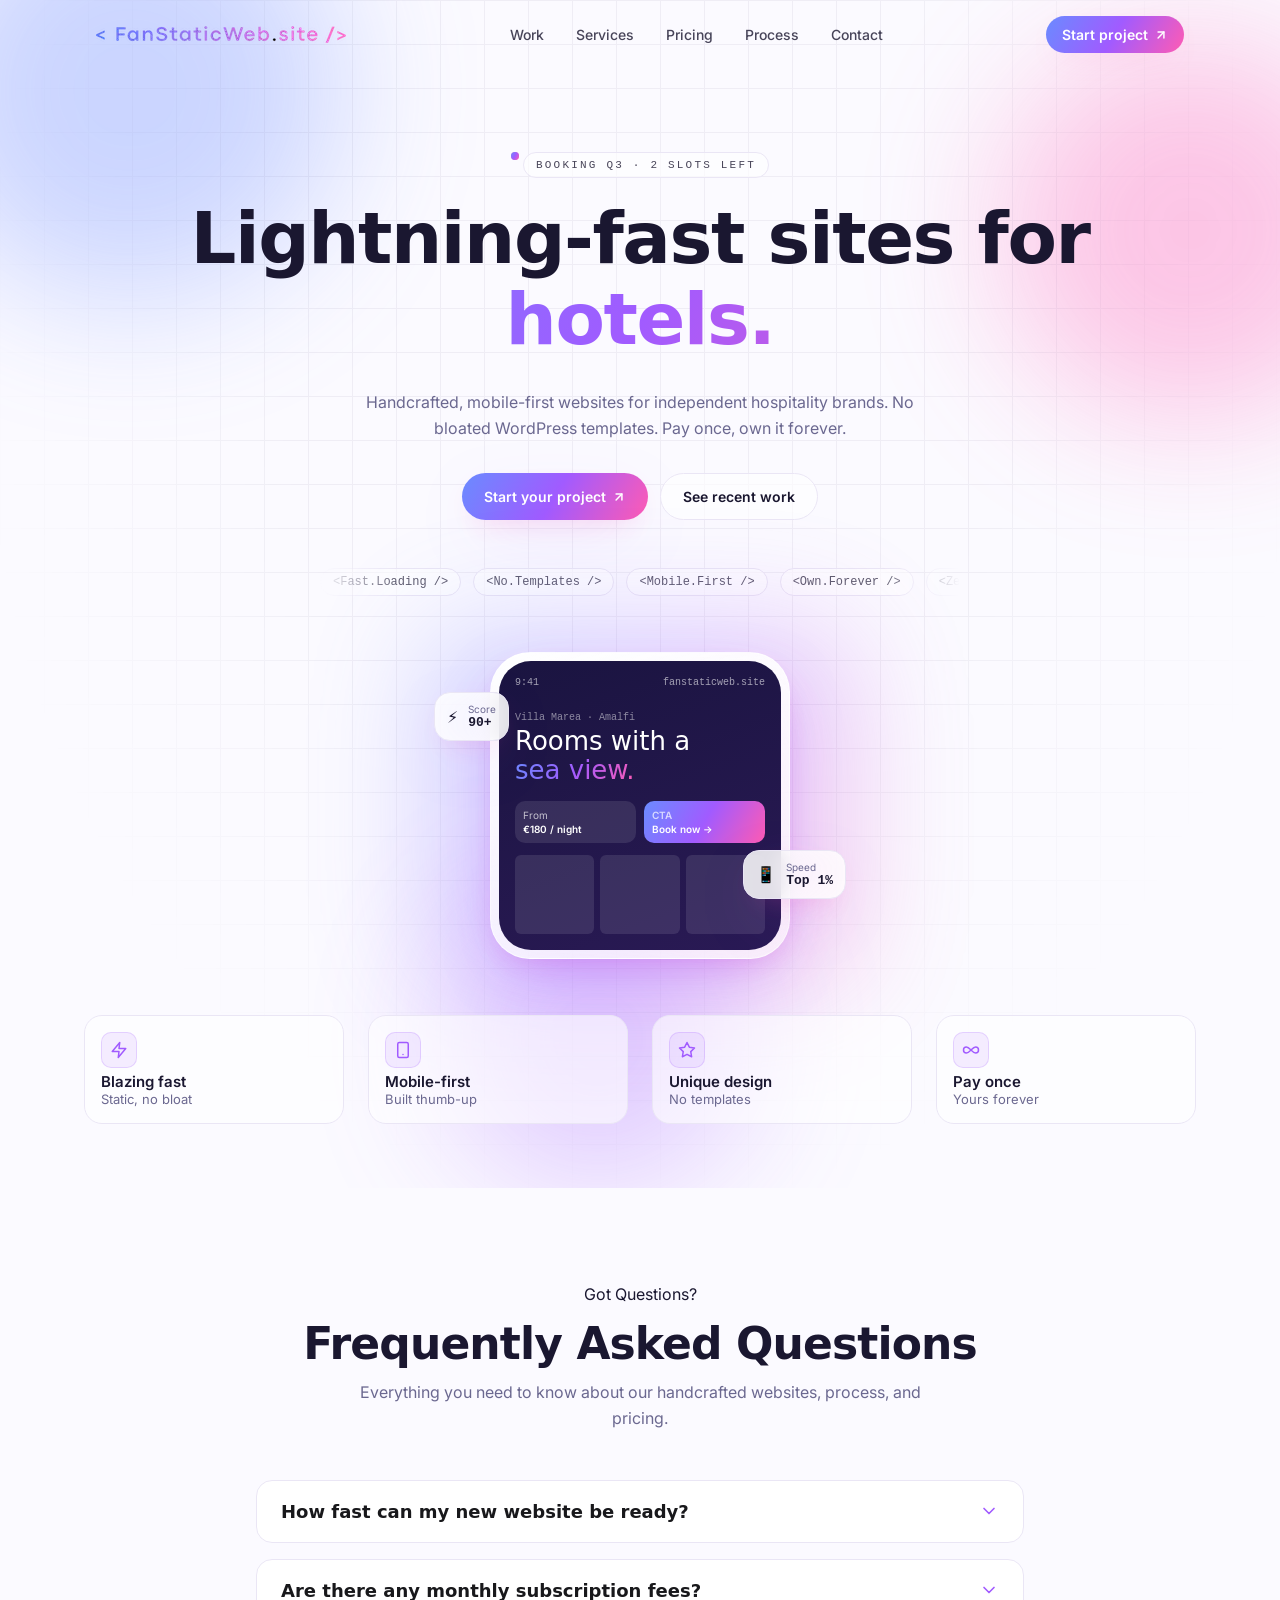
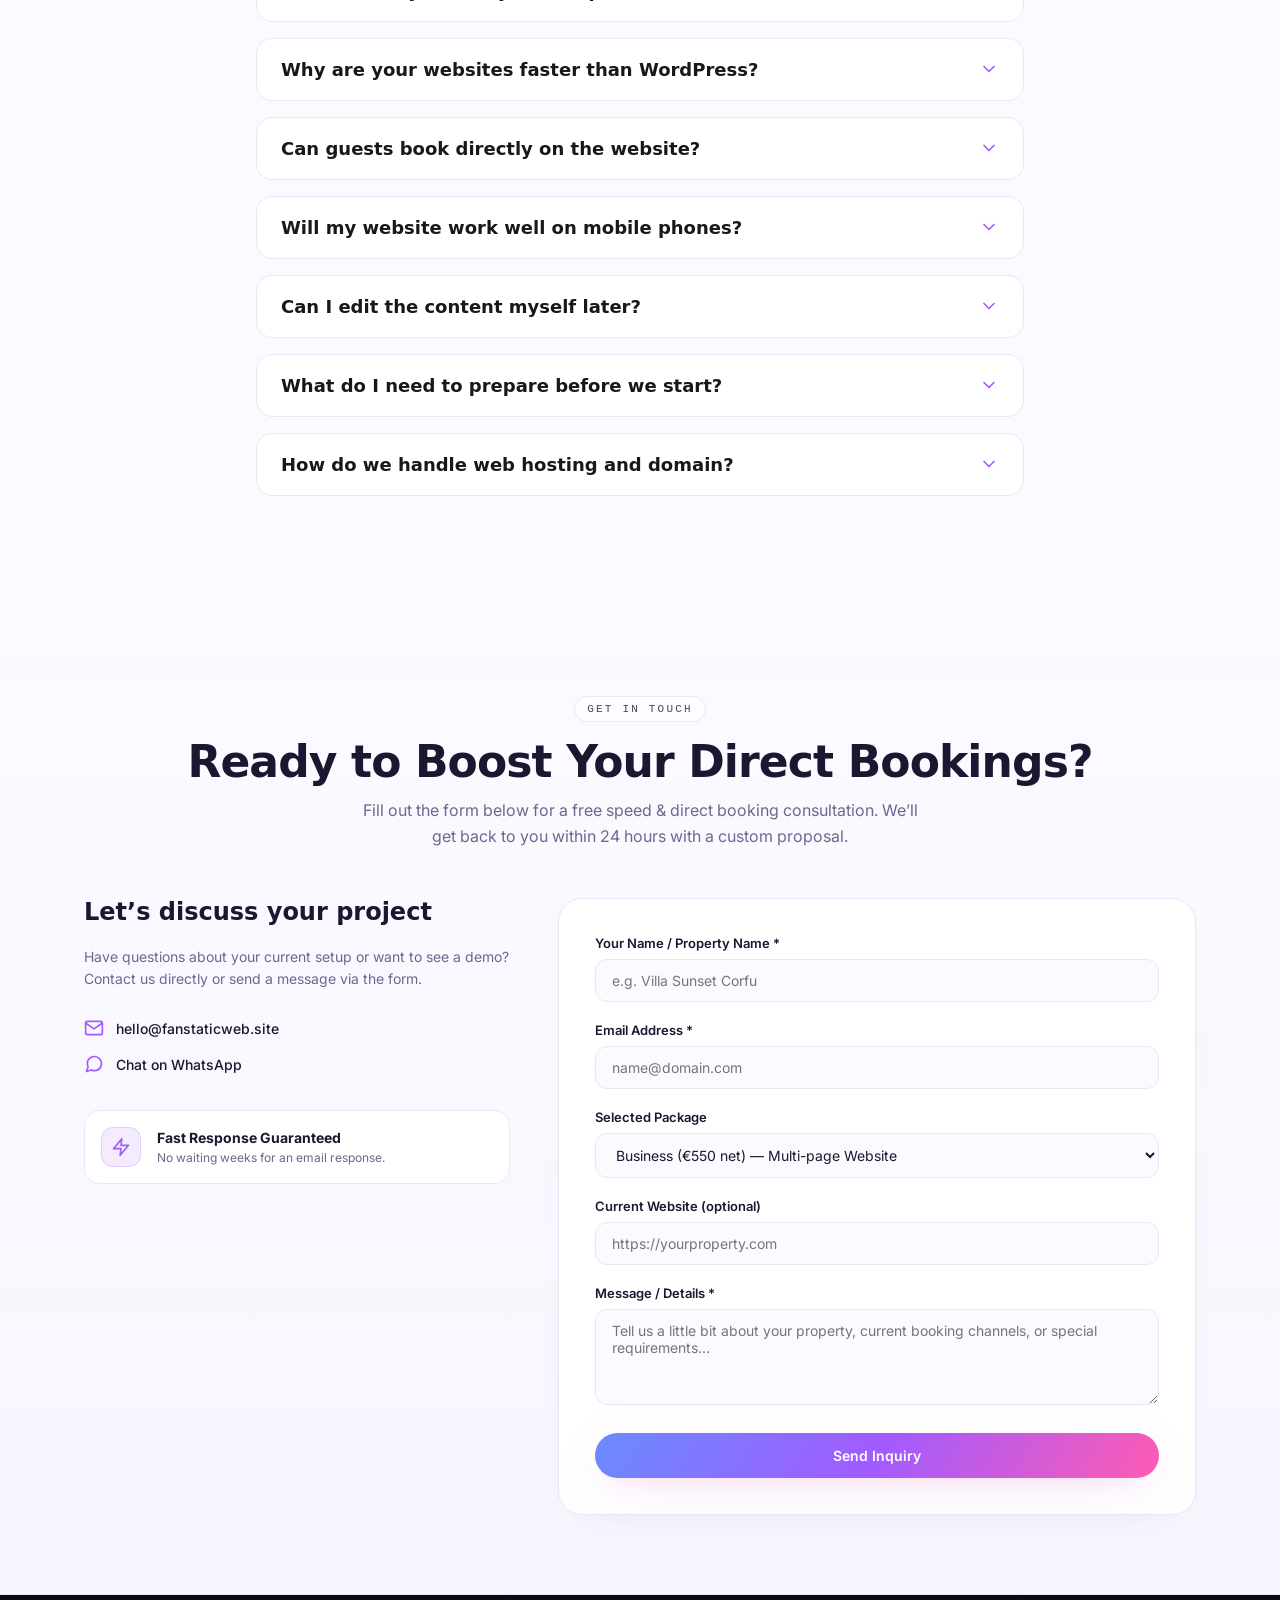
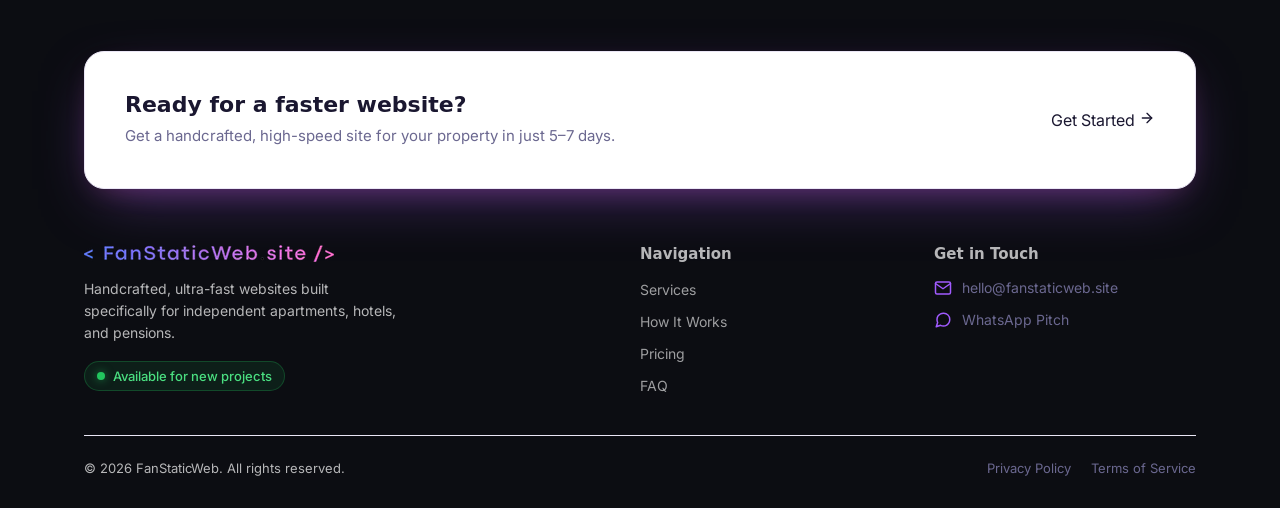
<file: faq.html>
<!doctype html>
<html lang="en">
  <head>
    <meta charset="utf-8" />
    <meta name="viewport" content="width=device-width, initial-scale=1" />
    <title>FanStaticWeb — Fast, unique websites for hospitality</title>
    <meta
      name="description"
      content="FanStaticWeb builds blazing-fast, mobile-first websites for hotels, apartments and bars. Unique design, pay once, own forever."
    />
    <meta property="og:title" content="FanStaticWeb — Websites for hospitality" />
    <meta
      property="og:description"
      content="Fast, unique, mobile-first websites for independent hotels, apartments and bars. Pay once. No monthly fees."
    />
    <meta property="og:type" content="website" />
    <meta name="twitter:card" content="summary_large_image" />
    <link rel="icon" href="data:image/svg+xml,%3Csvg xmlns='http://www.w3.org/2000/svg' viewBox='0 0 100 100'%3E%3Ctext y='.9em' font-size='90'%3E%E2%9A%A1%3C/text%3E%3C/svg%3E" />
    <!-- 1. Gyors előcsatlakozás a Google szervereihez -->
    <link rel="preconnect" href="https://fonts.googleapis.com">
    <link rel="preconnect" href="https://fonts.gstatic.com" crossorigin>
    
    <!-- 2. Aszinkron CSS betöltés (nem blokkolja a renderelést) -->
    <link rel="stylesheet"
          href="https://fonts.googleapis.com/css2?family=Inter:wght@400;500;600;700&display=swap"
          media="print"
          onload="this.media='all'">
    
    <noscript>
      <link rel="stylesheet" href="https://fonts.googleapis.com/css2?family=Inter:wght@400;500;600;700&display=swap">
    </noscript>
    <link rel="stylesheet" href="styles.css" />
  </head>
  <body>
    <!-- ============== HEADER ============== -->
    <header id="site-header" class="site-header">
      <div class="header-inner">
        <a href="index.html#top" class="brand" aria-label="FanStaticWeb home">
          <img src="images/logo.webp"
                 alt="FanStaticWeb"
                 class="brand-logo"
                 width="280"
                 height="35"
                 fetchpriority="high"
                 decoding="async">
        </a>

        <nav class="nav-desktop" aria-label="Primary">
          <a href="index.html#work">Work</a>
          <a href="index.html#services">Services</a>
          <a href="index.html#pricing">Pricing</a>
          <a href="index.html#process">Process</a>
          <a href="index.html#contact">Contact</a>
        </nav>

        <a href="#contact" class="cta-pill cta-desktop">
          Start project
          <svg width="14" height="14" viewBox="0 0 24 24" fill="none" stroke="currentColor" stroke-width="2.5" stroke-linecap="round" stroke-linejoin="round"><path d="M7 17 17 7"/><path d="M7 7h10v10"/></svg>
        </a>

        <button
          id="menu-toggle"
          class="menu-btn"
          type="button"
          aria-label="Open menu"
          aria-expanded="false"
          aria-controls="mobile-menu"
        >
          <span class="menu-icon menu-icon-open" aria-hidden="true">
            <svg width="20" height="20" viewBox="0 0 24 24" fill="none" stroke="currentColor" stroke-width="2" stroke-linecap="round" stroke-linejoin="round"><line x1="4" y1="6" x2="20" y2="6"/><line x1="4" y1="12" x2="20" y2="12"/><line x1="4" y1="18" x2="20" y2="18"/></svg>
          </span>
          <span class="menu-icon menu-icon-close" aria-hidden="true">
            <svg width="20" height="20" viewBox="0 0 24 24" fill="none" stroke="currentColor" stroke-width="2" stroke-linecap="round" stroke-linejoin="round"><line x1="18" y1="6" x2="6" y2="18"/><line x1="6" y1="6" x2="18" y2="18"/></svg>
          </span>
        </button>
      </div>
    </header>

    <!-- ============== MOBILE MENU ============== -->
    <div id="mobile-menu" class="mobile-menu" aria-hidden="true">
      <div class="mm-backdrop"></div>
      <div class="mm-blob mm-blob-1"></div>
      <div class="mm-blob mm-blob-2"></div>

      <div class="mm-content">
        <p class="mm-eyebrow">Navigate</p>
        <nav class="mm-nav" aria-label="Mobile">
          <a href="#work" class="mm-link" style="--i:0">
            <span class="mm-num">01</span>
            <span class="mm-body">
              <span class="mm-label">Work</span>
              <span class="mm-desc">Recent hospitality launches</span>
            </span>
            <span class="mm-arrow">↗</span>
          </a>
          <a href="#services" class="mm-link" style="--i:1">
            <span class="mm-num">02</span>
            <span class="mm-body">
              <span class="mm-label">Services</span>
              <span class="mm-desc">What we build for you</span>
            </span>
            <span class="mm-arrow">↗</span>
          </a>
          <a href="#pricing" class="mm-link" style="--i:2">
            <span class="mm-num">03</span>
            <span class="mm-body">
              <span class="mm-label">Pricing</span>
              <span class="mm-desc">Pay once. Own forever.</span>
            </span>
            <span class="mm-arrow">↗</span>
          </a>
          <a href="#process" class="mm-link" style="--i:3">
            <span class="mm-num">04</span>
            <span class="mm-body">
              <span class="mm-label">Process</span>
              <span class="mm-desc">From brief to launch in days</span>
            </span>
            <span class="mm-arrow">↗</span>
          </a>
          <a href="#contact" class="mm-link" style="--i:4">
            <span class="mm-num">05</span>
            <span class="mm-body">
              <span class="mm-label">Contact</span>
              <span class="mm-desc">Start your project</span>
            </span>
            <span class="mm-arrow">↗</span>
          </a>
        </nav>

        <div class="mm-footer">
          <a href="#contact" class="cta-pill cta-block">Start your project ↗</a>
          <div class="mm-meta">
            <span>hello@fanstaticweb.site</span>
            <span>© <span id="year"></span></span>
          </div>
        </div>
      </div>
    </div>

    <!-- ============== HERO ============== -->
    <main id="top">
      <section class="hero">
        <div class="aurora" aria-hidden="true">
          <div class="blob blob-blue"></div>
          <div class="blob blob-pink"></div>
          <div class="blob blob-purple"></div>
          <div class="grid-overlay"></div>
        </div>

        <div class="container">
          <div class="eyebrow rise">
            <span class="dot"><span class="dot-ping"></span><span class="dot-core"></span></span>
            <span class="eyebrow-text">Booking Q3 · 2 slots left</span>
          </div>

          <h1 class="headline rise" style="animation-delay:.05s">
            <span class="line-static">Lightning-fast sites for</span>
            <span class="rotator" aria-live="polite">
              <span class="rotator-word active">hotels.</span>
              <span class="rotator-word">apartments.</span>
              <span class="rotator-word">bars.</span>
              <span class="rotator-word">restaurants.</span>
              <span class="rotator-word">cafés.</span>
              <span class="rotator-ghost">hotels.</span>
            </span>
          </h1>

          <p class="subhead rise" style="animation-delay:.15s">
            Handcrafted, mobile-first websites for independent hospitality brands.
            No bloated WordPress templates. Pay once, own it forever.
          </p>

          <div class="cta-row rise" style="animation-delay:.25s">
            <a href="#contact" class="cta-pill cta-primary">
              Start your project
              <svg width="14" height="14" viewBox="0 0 24 24" fill="none" stroke="currentColor" stroke-width="2.5" stroke-linecap="round" stroke-linejoin="round"><path d="M7 17 17 7"/><path d="M7 7h10v10"/></svg>
            </a>
            <a href="#work" class="cta-pill cta-ghost">See recent work</a>
          </div>

          <div class="marquee rise" style="animation-delay:.35s" aria-hidden="true">
            <div class="marquee-track">
              <span class="chip">&lt;Fast.Loading /&gt;</span>
              <span class="chip">&lt;No.Templates /&gt;</span>
              <span class="chip">&lt;Mobile.First /&gt;</span>
              <span class="chip">&lt;Own.Forever /&gt;</span>
              <span class="chip">&lt;Zero.Fees /&gt;</span>
              <span class="chip">&lt;Unique.Design /&gt;</span>
              <span class="chip">&lt;Fast.Loading /&gt;</span>
              <span class="chip">&lt;No.Templates /&gt;</span>
              <span class="chip">&lt;Mobile.First /&gt;</span>
              <span class="chip">&lt;Own.Forever /&gt;</span>
              <span class="chip">&lt;Zero.Fees /&gt;</span>
              <span class="chip">&lt;Unique.Design /&gt;</span>
            </div>
          </div>

          <div class="phone-wrap rise" style="animation-delay:.45s">
            <div class="phone-glow"></div>
            <div class="phone-float">
              <div class="phone">
                <div class="phone-screen">
                  <div class="phone-status">
                    <span>9:41</span><span>fanstaticweb.site</span>
                  </div>
                  <div class="phone-body">
                    <div class="phone-kicker">Villa Marea · Amalfi</div>
                    <div class="phone-title">
                      Rooms with a<br /><span class="grad-text">sea view.</span>
                    </div>
                    <div class="phone-cards">
                      <div class="phone-card">
                        <div class="pc-label">From</div>
                        <div class="pc-value">€180 / night</div>
                      </div>
                      <div class="phone-card phone-card-cta">
                        <div class="pc-label">CTA</div>
                        <div class="pc-value">Book now →</div>
                      </div>
                    </div>
                    <div class="phone-thumbs">
                      <span></span><span></span><span></span>
                    </div>
                  </div>
                </div>
              </div>

              <div class="chip-float chip-float-left">
                <span class="chip-icon">⚡</span>
                <div>
                  <div class="chip-label">Score</div>
                  <div class="chip-value">90+</div>
                </div>
              </div>
              <div class="chip-float chip-float-right">
                <span class="chip-icon">📱</span>
                <div>
                  <div class="chip-label">Speed</div>
                  <div class="chip-value">Top 1%</div>
                </div>
              </div>
            </div>
          </div>

          <div class="feature-grid rise" style="animation-delay:.55s">
              <div class="feature">
                <div class="feature-icon">
                  <svg width="20" height="20" viewBox="0 0 24 24" fill="none" stroke="currentColor" stroke-width="2" stroke-linecap="round" stroke-linejoin="round">
                    <polygon points="13 2 3 14 12 14 11 22 21 10 12 10 13 2"></polygon>
                  </svg>
                </div>
                <div class="feature-label">Blazing fast</div>
                <div class="feature-note">Static, no bloat</div>
              </div>
            
              <div class="feature">
                <div class="feature-icon">
                  <svg width="20" height="20" viewBox="0 0 24 24" fill="none" stroke="currentColor" stroke-width="2" stroke-linecap="round" stroke-linejoin="round">
                    <rect x="5" y="2" width="14" height="20" rx="2" ry="2"></rect>
                    <line x1="12" y1="18" x2="12.01" y2="18"></line>
                  </svg>
                </div>
                <div class="feature-label">Mobile-first</div>
                <div class="feature-note">Built thumb-up</div>
              </div>
            
              <div class="feature">
                <div class="feature-icon">
                  <svg width="20" height="20" viewBox="0 0 24 24" fill="none" stroke="currentColor" stroke-width="2" stroke-linecap="round" stroke-linejoin="round">
                    <path d="M12 2l3.09 6.26L22 9.27l-5 4.87 1.18 6.88L12 17.77l-6.18 3.25L7 14.14 2 9.27l6.91-1.01L12 2z"></path>
                  </svg>
                </div>
                <div class="feature-label">Unique design</div>
                <div class="feature-note">No templates</div>
              </div>
            
              <div class="feature">
                <div class="feature-icon">
                  <svg width="20" height="20" viewBox="0 0 24 24" fill="none" stroke="currentColor" stroke-width="2" stroke-linecap="round" stroke-linejoin="round">
                    <path d="M18.178 8c5.096 0 5.096 8 0 8-2.395 0-4.004-1.782-6.178-4C9.826 9.782 8.217 8 5.822 8c-5.096 0-5.096 8 0 8 2.395 0 4.004-1.782 6.178-4 2.174-2.218 3.783-4 6.178-4z"></path>
                  </svg>
                </div>
                <div class="feature-label">Pay once</div>
                <div class="feature-note">Yours forever</div>
              </div>
            </div>
        </div>
      </section>
      
      <!-- ============== FAQ SECTION ============== -->
    <section id="faq" class="faq-section fade-in-up">
      <div class="container">
        
        <header class="section-header">
          <span class="section-badge">Got Questions?</span>
          <h2 class="section-title">Frequently Asked Questions</h2>
          <p class="section-desc">
            Everything you need to know about our handcrafted websites, process, and pricing.
          </p>
        </header>
    
        <div class="faq-accordion">
          
          <!-- FAQ Item 1 -->
          <details class="faq-item">
            <summary class="faq-question">
              <span>How fast can my new website be ready?</span>
              <svg class="faq-icon" width="20" height="20" viewBox="0 0 24 24" fill="none" stroke="currentColor" stroke-width="2" stroke-linecap="round" stroke-linejoin="round">
                <polyline points="6 9 12 15 18 9"></polyline>
              </svg>
            </summary>
            <div class="faq-answer">
              <p>We deliver fully functional, high-speed websites in just 5 to 7 business days once we receive your text, images, and brand details.</p>
            </div>
          </details>
    
          <!-- FAQ Item 2 -->
          <details class="faq-item">
            <summary class="faq-question">
              <span>Are there any monthly subscription fees?</span>
              <svg class="faq-icon" width="20" height="20" viewBox="0 0 24 24" fill="none" stroke="currentColor" stroke-width="2" stroke-linecap="round" stroke-linejoin="round">
                <polyline points="6 9 12 15 18 9"></polyline>
              </svg>
            </summary>
            <div class="faq-answer">
              <p>No! You pay a single upfront price for the design and code. You own the website 100% forever. The only ongoing costs are your domain and hosting, which usually cost a few euros per month.</p>
            </div>
          </details>
    
          <!-- FAQ Item 3 -->
          <details class="faq-item">
            <summary class="faq-question">
              <span>Why are your websites faster than WordPress?</span>
              <svg class="faq-icon" width="20" height="20" viewBox="0 0 24 24" fill="none" stroke="currentColor" stroke-width="2" stroke-linecap="round" stroke-linejoin="round">
                <polyline points="6 9 12 15 18 9"></polyline>
              </svg>
            </summary>
            <div class="faq-answer">
              <p>We build using clean, static Vanilla HTML, CSS, and JS. Unlike WordPress, there are no heavy databases, bloated plugins, or slow page builders, resulting in instant loading and top PageSpeed scores.</p>
            </div>
          </details>
    
          <!-- FAQ Item 4 -->
          <details class="faq-item">
            <summary class="faq-question">
              <span>Can guests book directly on the website?</span>
              <svg class="faq-icon" width="20" height="20" viewBox="0 0 24 24" fill="none" stroke="currentColor" stroke-width="2" stroke-linecap="round" stroke-linejoin="round">
                <polyline points="6 9 12 15 18 9"></polyline>
              </svg>
            </summary>
            <div class="faq-answer">
              <p>Yes. We can seamlessly integrate direct contact/inquiry forms, WhatsApp instant booking buttons, or embed your existing Channel Manager / PMS booking engine (e.g., SabeeApp, Booking.com widget, Sirvoy).</p>
            </div>
          </details>
    
          <!-- FAQ Item 5 -->
          <details class="faq-item">
            <summary class="faq-question">
              <span>Will my website work well on mobile phones?</span>
              <svg class="faq-icon" width="20" height="20" viewBox="0 0 24 24" fill="none" stroke="currentColor" stroke-width="2" stroke-linecap="round" stroke-linejoin="round">
                <polyline points="6 9 12 15 18 9"></polyline>
              </svg>
            </summary>
            <div class="faq-answer">
              <p>Absolutely. We follow a strict Mobile-First approach. Since over 70% of travelers search for accommodations on smartphones, your site is optimized specifically for thumb navigation and fast mobile displays.</p>
            </div>
          </details>
    
          <!-- FAQ Item 6 -->
          <details class="faq-item">
            <summary class="faq-question">
              <span>Can I edit the content myself later?</span>
              <svg class="faq-icon" width="20" height="20" viewBox="0 0 24 24" fill="none" stroke="currentColor" stroke-width="2" stroke-linecap="round" stroke-linejoin="round">
                <polyline points="6 9 12 15 18 9"></polyline>
              </svg>
            </summary>
            <div class="faq-answer">
              <p>Since these are custom static websites built for speed and security, they don't rely on complex CMS dashboards. Small text or photo updates can be easily made via simple maintenance requests, or we can connect a lightweight headless CMS if needed.</p>
            </div>
          </details>
    
          <!-- FAQ Item 7 -->
          <details class="faq-item">
            <summary class="faq-question">
              <span>What do I need to prepare before we start?</span>
              <svg class="faq-icon" width="20" height="20" viewBox="0 0 24 24" fill="none" stroke="currentColor" stroke-width="2" stroke-linecap="round" stroke-linejoin="round">
                <polyline points="6 9 12 15 18 9"></polyline>
              </svg>
            </summary>
            <div class="faq-answer">
              <p>Just the basics: high-resolution photos of your property, your room details/amenities, pricing info, and any existing logo or branding materials you have. We take care of everything else!</p>
            </div>
          </details>
    
          <!-- FAQ Item 8 -->
          <details class="faq-item">
            <summary class="faq-question">
              <span>How do we handle web hosting and domain?</span>
              <svg class="faq-icon" width="20" height="20" viewBox="0 0 24 24" fill="none" stroke="currentColor" stroke-width="2" stroke-linecap="round" stroke-linejoin="round">
                <polyline points="6 9 12 15 18 9"></polyline>
              </svg>
            </summary>
            <div class="faq-answer">
              <p>If you already have a domain and hosting provider, we simply deploy the clean files there. If not, we help you set up an affordable, ultra-fast hosting account in your own name so you retain 100% control.</p>
            </div>
          </details>
    
        </div>
    
      </div>
    </section>
    
    <!-- ============== CONTACT SECTION ============== -->
    <section id="contact" class="contact-section fade-in-up">
      <div class="container">
        
        <header class="section-header">
          <div class="eyebrow">
            <span class="eyebrow-text">Get in Touch</span>
          </div>
          <h2 class="section-title">Ready to Boost Your Direct Bookings?</h2>
          <p class="section-desc">
            Fill out the form below for a free speed & direct booking consultation. We’ll get back to you within 24 hours with a custom proposal.
          </p>
        </header>
    
        <div class="contact-grid">
          
          <!-- Contact Info Box -->
          <aside class="contact-info">
            <h3 class="info-title">Let’s discuss your project</h3>
            <p class="info-text">
              Have questions about your current setup or want to see a demo? Contact us directly or send a message via the form.
            </p>
    
            <ul class="info-list">
              <li>
                <svg class="info-icon" width="20" height="20" viewBox="0 0 24 24" fill="none" stroke="currentColor" stroke-width="2" stroke-linecap="round" stroke-linejoin="round">
                  <path d="M4 4h16c1.1 0 2 .9 2 2v12c0 1.1-.9 2-2 2H4c-1.1 0-2-.9-2-2V6c0-1.1.9-2 2-2z"/>
                  <polyline points="22,6 12,13 2,6"/>
                </svg>
                <a href="mailto:hello@fanstaticweb.site">hello@fanstaticweb.site</a>
              </li>
              <li>
                <svg class="info-icon" width="20" height="20" viewBox="0 0 24 24" fill="none" stroke="currentColor" stroke-width="2" stroke-linecap="round" stroke-linejoin="round">
                  <path d="M21 11.5a8.38 8.38 0 0 1-.9 3.8 8.5 8.5 0 0 1-7.6 4.7 8.38 8.38 0 0 1-3.8-.9L3 21l1.9-5.7a8.38 8.38 0 0 1-.9-3.8 8.5 8.5 0 0 1 4.7-7.6 8.38 8.38 0 0 1 3.8-.9h.5a8.48 8.48 0 0 1 8 8v.5z"/>
                </svg>
                <a href="https://wa.me/+421905707682" target="_blank" rel="noopener">Chat on WhatsApp</a>
              </li>
            </ul>
    
            <div class="guarantee-badge">
              <div class="badge-icon-wrap">
                <svg class="badge-icon" width="20" height="20" viewBox="0 0 24 24" fill="none" stroke="currentColor" stroke-width="2" stroke-linecap="round" stroke-linejoin="round">
                  <polygon points="13 2 3 14 12 14 11 22 21 10 12 10 13 2"/>
                </svg>
              </div>
              <div>
                <strong>Fast Response Guaranteed</strong>
                <p>No waiting weeks for an email response.</p>
              </div>
            </div>
          </aside>
    
          <!-- Netlify Contact Form -->
          <form name="contact" method="POST" data-netlify="true" id="contact-form" class="contact-form">
            <!-- Rejtett mező a Netlify Form név azonosításához AJAX esetén -->
            <input type="hidden" name="form-name" value="contact" />
            
            <div class="form-group">
              <label for="name" class="form-label">Your Name / Property Name *</label>
              <input type="text" id="name" name="name" class="form-input" placeholder="e.g. Villa Sunset Corfu" required>
            </div>
    
            <div class="form-group">
              <label for="email" class="form-label">Email Address *</label>
              <input type="email" id="email" name="email" class="form-input" placeholder="name@domain.com" required>
            </div>
    
            <div class="form-group">
              <label for="package-select" class="form-label">Selected Package</label>
              <select id="package-select" name="package" class="form-select">
                <option value="starter">Starter (€350 net) — Landing Page</option>
                <option value="business" selected>Business (€550 net) — Multi-page Website</option>
                <option value="ultimate">Ultimate (€850 net) — International Turnkey</option>
                <option value="custom">Custom Request / Consultation</option>
              </select>
            </div>
    
            <div class="form-group">
              <label for="website" class="form-label">Current Website (optional)</label>
              <input type="url" id="website" name="current_website" class="form-input" placeholder="https://yourproperty.com">
            </div>
    
            <div class="form-group">
              <label for="message" class="form-label">Message / Details *</label>
              <textarea id="message" name="message" class="form-textarea" rows="4" placeholder="Tell us a little bit about your property, current booking channels, or special requirements..." required></textarea>
            </div>
    
            <button type="submit" id="submit-btn" class="cta-pill cta-primary form-submit">
              <span>Send Inquiry</span>
            </button>
          </form>
    
        </div>
    
      </div>
    </section>
    
    <!-- ============== SUCCESS MODAL (Felugró ablak) ============== -->
    <div id="success-modal" class="modal-overlay" aria-hidden="true">
      <div class="modal-card" role="dialog" aria-modal="true" aria-labelledby="modal-title">
        <div class="modal-icon-wrap">
          <svg width="28" height="28" viewBox="0 0 24 24" fill="none" stroke="currentColor" stroke-width="2.5" stroke-linecap="round" stroke-linejoin="round">
            <path d="M22 11.08V12a10 10 0 1 1-5.93-9.14"></path>
            <polyline points="22 4 12 14.01 9 11.01"></polyline>
          </svg>
        </div>
        <h3 id="modal-title" class="modal-title">Thank You!</h3>
        <p class="modal-text">
          We have successfully received your message. A member of our team will get back to you shortly!
        </p>
        <button id="close-modal-btn" type="button" class="cta-pill cta-primary modal-btn">Close</button>
      </div>
    </div>
    </main>
    
    <!-- ============== FOOTER SECTION ============== -->
    <footer id="site-footer" class="site-footer">
      <div class="container">
        
        <!-- Mini CTA Banner -->
        <div class="footer-cta-card">
          <div class="footer-cta-content">
            <h3 class="footer-cta-title">Ready for a faster website?</h3>
            <p class="footer-cta-text">Get a handcrafted, high-speed site for your property in just 5–7 days.</p>
          </div>
          <a href="#contact" class="btn btn-primary">
            <span>Get Started</span>
            <svg class="btn-icon" width="16" height="16" viewBox="0 0 24 24" fill="none" stroke="currentColor" stroke-width="2" stroke-linecap="round" stroke-linejoin="round">
              <line x1="5" y1="12" x2="19" y2="12"></line>
              <polyline points="12 5 19 12 12 19"></polyline>
            </svg>
          </a>
        </div>
    
        <!-- Main Footer Grid -->
        <div class="footer-grid">
          
          <!-- Brand & Info -->
          <div class="footer-brand">
            <a href="#top" class="brand-link" aria-label="FanStaticWeb Home">
              <img src="images/logo.webp" alt="FanStaticWeb" class="brand-logo" width="280" height="35" loading="lazy">
            </a>
            <p class="footer-desc">
              Handcrafted, ultra-fast websites built specifically for independent apartments, hotels, and pensions.
            </p>
            <div class="footer-status">
              <span class="status-dot"></span>
              <span class="status-text">Available for new projects</span>
            </div>
          </div>
    
          <!-- Quick Links -->
          <nav class="footer-nav" aria-label="Footer Navigation">
            <h4 class="footer-heading">Navigation</h4>
            <ul class="footer-links">
              <li><a href="#services">Services</a></li>
              <li><a href="#process">How It Works</a></li>
              <li><a href="#pricing">Pricing</a></li>
              <li><a href="#faq">FAQ</a></li>
            </ul>
          </nav>
    
          <!-- Contact Info -->
          <div class="footer-contact">
            <h4 class="footer-heading">Get in Touch</h4>
            <address class="contact-address">
              <a href="mailto:hello@fanstaticweb.site" class="contact-item">
                <svg class="contact-icon" width="18" height="18" viewBox="0 0 24 24" fill="none" stroke="currentColor" stroke-width="2" stroke-linecap="round" stroke-linejoin="round">
                  <path d="M4 4h16c1.1 0 2 .9 2 2v12c0 1.1-.9 2-2 2H4c-1.1 0-2-.9-2-2V6c0-1.1.9-2 2-2z"></path>
                  <polyline points="22,6 12,13 2,6"></polyline>
                </svg>
                <span>hello@fanstaticweb.site</span>
              </a>
              <a href="https://wa.me/yournumber" target="_blank" rel="noopener" class="contact-item">
                <svg class="contact-icon" width="18" height="18" viewBox="0 0 24 24" fill="none" stroke="currentColor" stroke-width="2" stroke-linecap="round" stroke-linejoin="round">
                  <path d="M21 11.5a8.38 8.38 0 0 1-.9 3.8 8.5 8.5 0 0 1-7.6 4.7 8.38 8.38 0 0 1-3.8-.9L3 21l1.9-5.7a8.38 8.38 0 0 1-.9-3.8 8.5 8.5 0 0 1 4.7-7.6 8.38 8.38 0 0 1 3.8-.9h.5a8.48 8.48 0 0 1 8 8v.5z"></path>
                </svg>
                <span>WhatsApp Pitch</span>
              </a>
            </address>
          </div>
    
        </div>
    
        <!-- Footer Bottom -->
        <div class="footer-bottom">
          <p class="copyright">&copy; <span id="year">2026</span> FanStaticWeb. All rights reserved.</p>
          <div class="footer-legal">
            <a href="privacy.html">Privacy Policy</a>
            <a href="#terms">Terms of Service</a>
          </div>
        </div>
    
      </div>
    </footer>

    <script src="script.js" defer></script>
  </body>
</html>
</file>
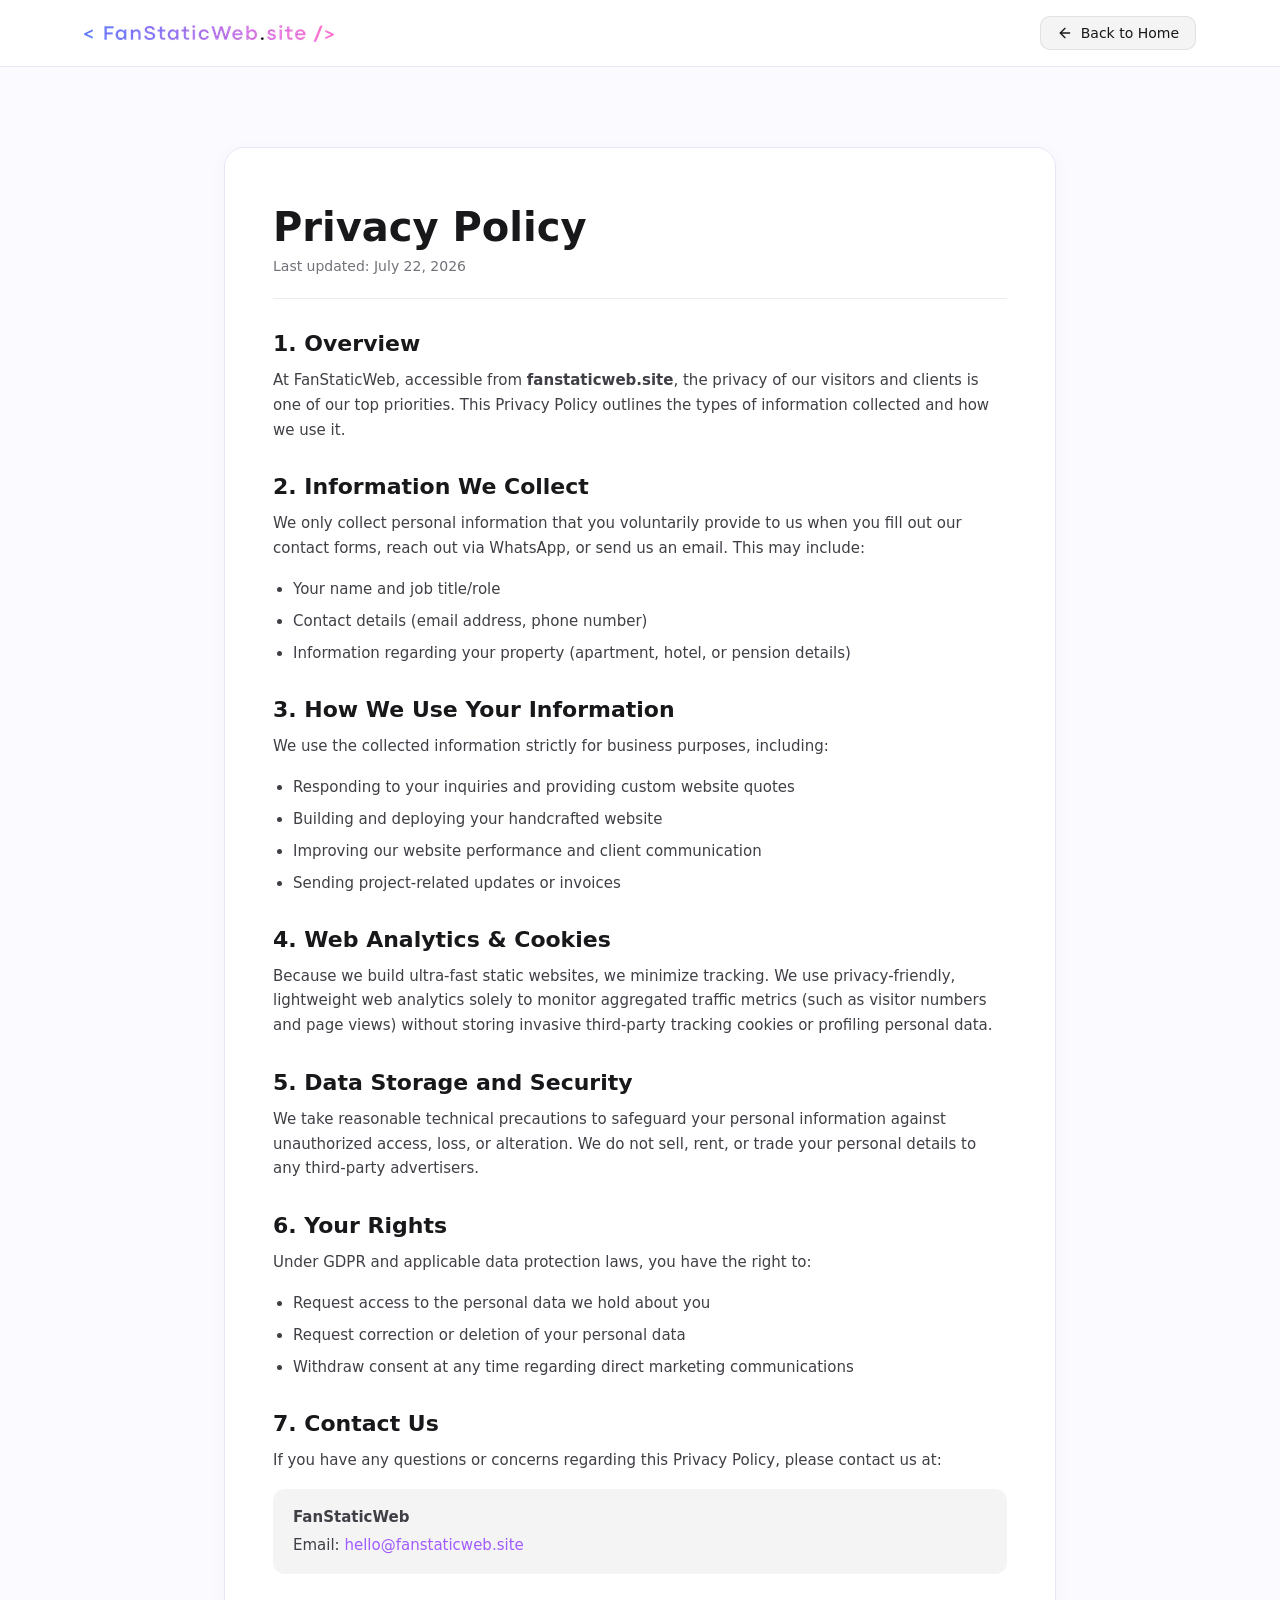
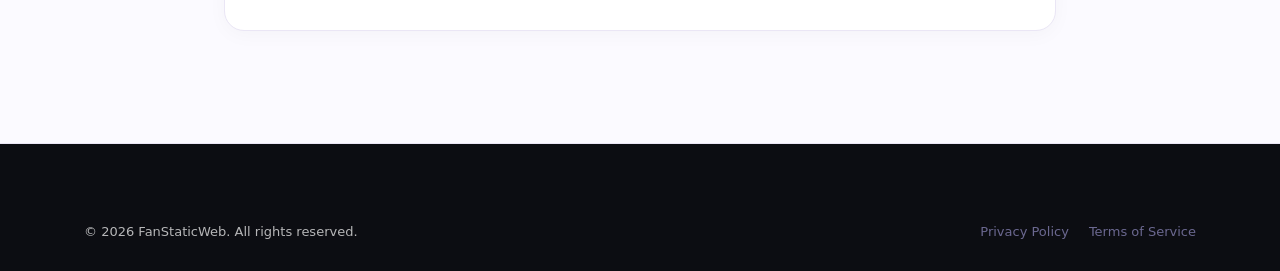
<file: privacy.html>
<!DOCTYPE html>
<html lang="en">
<head>
  <meta charset="UTF-8">
  <meta name="viewport" content="width=device-width, initial-scale=1.0">
  <title>Privacy Policy - FanStaticWeb</title>
  <meta name="description" content="Privacy Policy and data protection terms for FanStaticWeb services.">
  <link rel="stylesheet" href="styles.css">
</head>
<body>

  <!-- HEADER (Javított, elegáns stílusban) -->
    <header class="site-header legal-header-nav">
      <div class="container header-container">
        <a href="index.html" class="brand-link" aria-label="FanStaticWeb Home">
          <img src="images/logo.webp" alt="FanStaticWeb" class="brand-logo" width="200" height="30">
        </a>
        <a href="index.html" class="btn btn-secondary back-btn">
          <svg width="16" height="16" viewBox="0 0 24 24" fill="none" stroke="currentColor" stroke-width="2" stroke-linecap="round" stroke-linejoin="round">
            <line x1="19" y1="12" x2="5" y2="12"></line>
            <polyline points="12 19 5 12 12 5"></polyline>
          </svg>
          <span>Back to Home</span>
        </a>
      </div>
    </header>

  <!-- MAIN LEGAL CONTENT -->
  <main class="legal-page">
    <div class="container">
      <article class="legal-card">
        
        <header class="legal-header">
          <h1 class="legal-title">Privacy Policy</h1>
          <p class="legal-meta">Last updated: July 22, 2026</p>
        </header>

        <section class="legal-section">
          <h2>1. Overview</h2>
          <p>
            At FanStaticWeb, accessible from <strong>fanstaticweb.site</strong>, the privacy of our visitors and clients is one of our top priorities. This Privacy Policy outlines the types of information collected and how we use it.
          </p>
        </section>

        <section class="legal-section">
          <h2>2. Information We Collect</h2>
          <p>We only collect personal information that you voluntarily provide to us when you fill out our contact forms, reach out via WhatsApp, or send us an email. This may include:</p>
          <ul>
            <li>Your name and job title/role</li>
            <li>Contact details (email address, phone number)</li>
            <li>Information regarding your property (apartment, hotel, or pension details)</li>
          </ul>
        </section>

        <section class="legal-section">
          <h2>3. How We Use Your Information</h2>
          <p>We use the collected information strictly for business purposes, including:</p>
          <ul>
            <li>Responding to your inquiries and providing custom website quotes</li>
            <li>Building and deploying your handcrafted website</li>
            <li>Improving our website performance and client communication</li>
            <li>Sending project-related updates or invoices</li>
          </ul>
        </section>

        <section class="legal-section">
          <h2>4. Web Analytics & Cookies</h2>
          <p>
            Because we build ultra-fast static websites, we minimize tracking. We use privacy-friendly, lightweight web analytics solely to monitor aggregated traffic metrics (such as visitor numbers and page views) without storing invasive third-party tracking cookies or profiling personal data.
          </p>
        </section>

        <section class="legal-section">
          <h2>5. Data Storage and Security</h2>
          <p>
            We take reasonable technical precautions to safeguard your personal information against unauthorized access, loss, or alteration. We do not sell, rent, or trade your personal details to any third-party advertisers.
          </p>
        </section>

        <section class="legal-section">
          <h2>6. Your Rights</h2>
          <p>Under GDPR and applicable data protection laws, you have the right to:</p>
          <ul>
            <li>Request access to the personal data we hold about you</li>
            <li>Request correction or deletion of your personal data</li>
            <li>Withdraw consent at any time regarding direct marketing communications</li>
          </ul>
        </section>

        <section class="legal-section">
          <h2>7. Contact Us</h2>
          <p>If you have any questions or concerns regarding this Privacy Policy, please contact us at:</p>
          <address class="legal-address">
            <p><strong>FanStaticWeb</strong></p>
            <p>Email: <a href="mailto:hello@fanstaticweb.site">hello@fanstaticweb.site</a></p>
          </address>
        </section>

      </article>
    </div>
  </main>

  <!-- FOOTER -->
  <footer class="site-footer">
    <div class="container footer-bottom">
      <p class="copyright">&copy; 2026 FanStaticWeb. All rights reserved.</p>
      <div class="footer-legal">
        <a href="privacy.html" class="active">Privacy Policy</a>
        <a href="terms.html">Terms of Service</a>
      </div>
    </div>
  </footer>

</body>
</html>
</file>
<file: styles.css>
/* ==========================================================
   FanStaticWeb — Hero + Header
   Brand palette: blue → purple → pink
   Customize colors in :root below
   ========================================================== */

:root {
  --brand-blue: #6a8bff;
  --brand-purple: #a15bff;
  --brand-pink: #ff5bb3;

  --bg: #fbfaff;
  --fg: #1a1730;
  --muted: #6b6890;
  --border: #eae6f5;
  --card: #ffffff;

  --gradient-brand: linear-gradient(120deg, var(--brand-blue) 0%, var(--brand-purple) 50%, var(--brand-pink) 100%);
  --gradient-brand-soft: linear-gradient(120deg, rgba(106,139,255,.15), rgba(161,91,255,.15), rgba(255,91,179,.15));
  --shadow-glow: 0 20px 60px -20px rgba(161,91,255,.5), 0 10px 30px -15px rgba(255,91,179,.35);
  --radius: 14px;
  
  --font-display: "Space Grotesk", ui-sans-serif, system-ui, sans-serif;
  --font-sans: "Inter", ui-sans-serif, system-ui, sans-serif;
  --font-mono: "JetBrains Mono", ui-monospace, monospace;
}

/* ==========================================================
   2. REUSABLE SECTION BACKGROUNDS — Változatos szekciók
   ========================================================== */

/* Alapértelmezett sötét szekció */
.section-dark {
  background-color: var(--bg-dark);
}

/* Alternatív sötét szekció (ritmusváltás a szekciók között) */
.section-alt {
  background-color: var(--bg-dark-alt);
}

/* Finom technológiai négyzethálós háttér (pl. Services / Process részekhez) */
.section-grid {
  background-color: var(--bg-dark);
  background-image:
    linear-gradient(var(--grid-line-color) 1px, transparent 1px),
    linear-gradient(90deg, var(--grid-line-color) 1px, transparent 1px);
  background-size: var(--grid-size) var(--grid-size);
}

/* Kiemelt szekció "Spotlight" (pl. Pricing vagy Contact részhez) */
.section-spotlight {
  background-color: var(--bg-dark);
  background-image: radial-gradient(
    circle at 50% 0%,
    rgba(106, 139, 255, 0.15) 0%,
    var(--bg-dark) 70%
  );
}

* { box-sizing: border-box; }
html, body { margin: 0; padding: 0; }
body {
  font-family: var(--font-sans);
  color: var(--fg);
  background: var(--bg);
  -webkit-font-smoothing: antialiased;
  overflow-x: hidden;
}
a { color: inherit; text-decoration: none; }
img { display: block; max-width: 100%; }
button { font: inherit; cursor: pointer; }

/* ============== HEADER ============== */
.site-header {
  position: fixed;
  inset: 0 0 auto 0;
  z-index: 50;
  transition: background-color .3s ease, backdrop-filter .3s ease, border-color .3s ease;
  border-bottom: 1px solid transparent;
}
.site-header.scrolled {
  background: rgba(251,250,255,.7);
  backdrop-filter: saturate(180%) blur(14px);
  -webkit-backdrop-filter: saturate(180%) blur(14px);
  border-bottom-color: rgba(234,230,245,.7);
}
.header-inner {
  max-width: 1152px;
  margin: 0 auto;
  padding: 12px 20px;
  display: flex;
  align-items: center;
  justify-content: space-between;
  gap: 16px;
}
.brand-logo { height: 17px; width: auto; }

.nav-desktop { display: none; gap: 32px; }
.nav-desktop a {
  font-size: 14px;
  font-weight: 500;
  color: rgba(26,23,48,.8);
  position: relative;
  transition: color .2s;
}
.nav-desktop a:hover { color: var(--fg); }
.nav-desktop a::after {
  content: "";
  position: absolute;
  left: 0; bottom: -4px;
  height: 1px; width: 0;
  background: var(--gradient-brand);
  transition: width .3s ease;
}
.nav-desktop a:hover::after { width: 100%; }


/* CTA pill */
.cta-pill {
  display: inline-flex;
  align-items: center;
  gap: 0.375rem;
  padding: 0.625rem 1rem;
  border-radius: 999px;
  font-size: 0.875rem;
  font-weight: 600;
  transition: transform .2s ease, opacity .2s ease, background-color .2s;
}

/* Header CTA - Szigorú Mobile-First elrejtés */
.cta-desktop {
  display: none;
}

.cta-primary,
.cta-desktop {
  color: #fff;
  background: var(--gradient-brand);
  box-shadow: var(--shadow-glow);
  padding: 0.875rem 1.375rem;
}
.cta-desktop { padding: 10px 16px; }
.cta-primary:hover, .cta-desktop:hover { transform: translateY(-2px); }
.cta-ghost {
  background: rgba(255,255,255,.6);
  border: 1px solid var(--border);
  color: var(--fg);
  padding: 0.875rem 1.375rem;
  backdrop-filter: blur(8px);
}
.cta-ghost:hover { background: #fff; }
/*.cta-block {
  display: flex;
  justify-content: center;
  padding: 1rem;
  font-size: 0.9375rem;
  color: #ffffff;
  background: var(--gradient-brand);
  box-shadow: var(--shadow-glow);
}*/

.cta-block {
  display: inline-flex;
  align-items: center;
  justify-content: center;
  width: fit-content;            /* A szöveg hosszához igazodó szélesség */
  margin-inline: auto;          /* + ÚJ: Horizontálisan középre pozicionálja a gombot */
  padding: 0.875rem 1.375rem;
  font-size: 0.8rem;
  color: #ffffff;
  background: var(--gradient-brand);
  box-shadow: var(--shadow-glow);
  text-decoration: none;
}

/* Ragyogó, prémium gomb stílus a cinematic szekcióhoz */
.cta-glow {
  background: linear-gradient(135deg, #ff5bb3, #8b5cf6);
  border: 1px solid rgba(255, 255, 255, 0.2);
  /* A ragyogó (glow) hatás több rétegű árnyékkal (box-shadow) */
  box-shadow: 0 0 1.5rem rgba(255, 91, 179, 0.4),
              inset 0 1px 1px rgba(255, 255, 255, 0.3);
}

/* Hover és Focus állapotok - Kiemelkedik és jobban ragyog */
.cta-glow:hover,
.cta-glow:focus-visible {
  background: linear-gradient(135deg, #ff7bc1, #9d75f8);
  border-color: rgba(255, 255, 255, 0.4);
  transform: translateY(-0.125rem); /* Finom emelkedés felfelé */
  box-shadow: 0 0.5rem 2rem rgba(255, 91, 179, 0.6),
              inset 0 1px 1px rgba(255, 255, 255, 0.5);
  outline: none;
}

/* Aktív (kattintás) állapot */
.cta-glow:active {
  transform: translateY(0);
  box-shadow: 0 0.25rem 1rem rgba(255, 91, 179, 0.5);
}

/* Hamburger button */
.menu-btn {
  position: relative;
  z-index: 60;
  width: 44px; height: 44px;
  border-radius: 999px;
  border: 1px solid var(--border);
  background: rgba(255,255,255,.7);
  backdrop-filter: blur(10px);
  color: var(--fg);
  display: inline-flex;
  align-items: center;
  justify-content: center;
  transition: transform .15s;
}
.menu-btn:active { transform: scale(.95); }
.menu-icon {
  position: absolute;
  inset: 0;
  display: inline-flex;
  align-items: center;
  justify-content: center;
  transition: transform .3s, opacity .3s;
}
.menu-icon-close { opacity: 0; transform: rotate(-90deg); }
body.menu-open .menu-icon-open { opacity: 0; transform: rotate(90deg); }
body.menu-open .menu-icon-close { opacity: 1; transform: rotate(0); }

/* ============== MOBILE MENU ============== */
.mobile-menu {
  position: fixed;
  inset: 0;
  width: 100%;
  height: 100%;
  height: 100dvh; /* Dinamikus viewport height */
  z-index: 40;
  pointer-events: none;
  transition: opacity .5s;
  opacity: 0;
  overflow-y: auto;
  overflow-x: hidden;
}

body.menu-open .mobile-menu {
  pointer-events: auto;
  opacity: 1;
}
.mm-backdrop {
  position: absolute; inset: 0;
  background:
    radial-gradient(120% 80% at 90% 10%, rgba(255,91,179,.35), transparent 60%),
    radial-gradient(120% 80% at 10% 90%, rgba(106,139,255,.35), transparent 60%),
    rgba(20, 14, 46, .98);
}
.mm-blob {
  position: absolute;
  border-radius: 50%;
  filter: blur(60px);
  opacity: 0;
  transition: opacity .7s;
}
.mm-blob-1 {
  top: -100px; right: -60px;
  width: 300px; height: 300px;
  background: rgba(255,91,179,.7);
  animation: blob-float 14s ease-in-out infinite;
}
.mm-blob-2 {
  bottom: 0; left: -60px;
  width: 340px; height: 340px;
  background: rgba(106,139,255,.7);
  animation: blob-float-slow 20s ease-in-out infinite;
}
body.menu-open .mm-blob { opacity: .7; }

.mm-content {
  position: relative;
  z-index: 2;
  min-height: 100dvh; /* Garantálja, hogy a tartalom kitölti a dinamikus képernyőt */
  display: flex;
  flex-direction: column;
  padding-top: 6rem; /* ~96px */
  padding-left: 1.5rem; /* ~24px */
  padding-right: 1.5rem;
  
  /* + KULCSFONTOSSÁGÚ JAVÍTÁS:
     A megszokott alsó margóhoz (2.5rem / 40px) hozzáadjuk az iOS címsor biztonsági zónáját.
     Így a gomb mindig a Safari címsora FÖLÉ kerül! */
  padding-bottom: calc(2.5rem + env(safe-area-inset-bottom, 2rem));
  
  transform: translateY(-1rem);
  opacity: 0;
  transition: transform .5s, opacity .5s;
}
body.menu-open .mm-content { transform: translateY(0); opacity: 1; }

.mm-eyebrow {
  font-family: var(--font-mono);
  font-size: 11px;
  text-transform: uppercase;
  letter-spacing: .25em;
  color: rgba(255,255,255,.6);
  margin: 0 0 24px;
}
.mm-nav {
  display: flex;
  flex-direction: column;
  border-top: 1px solid rgba(255,255,255,.1);
  border-bottom: 1px solid rgba(255,255,255,.1);
}
.mm-link {
  display: flex;
  align-items: center;
  gap: 16px;
  padding: 20px 0;
  border-bottom: 1px solid rgba(255,255,255,.1);
  color: #fff;
  opacity: 0;
  transform: translateY(14px);
}
.mm-link:last-child { border-bottom: 0; }
body.menu-open .mm-link {
  animation: rise-in .6s cubic-bezier(.2,.8,.2,1) forwards;
  animation-delay: calc(.15s + var(--i) * .07s);
}
.mm-num {
  font-family: var(--font-mono);
  font-size: 12px;
  color: rgba(255,255,255,.4);
  min-width: 24px;
}
.mm-body { flex: 1; display: flex; flex-direction: column; gap: 4px; }
.mm-label {
  font-family: var(--font-display);
  font-size: 1.5rem; /* ~32px - Növelt, látványos főcím méret mobilon */
  font-weight: 300;
  line-height: 1;
  color: #ffffff; /* + ÚJ: Közvetlen fehér szín megadása */
  transition: background-image .3s;
}
.mm-link:hover .mm-label,
.mm-link:focus-visible .mm-label {
  background: var(--gradient-brand);
  -webkit-background-clip: text;
  background-clip: text;
  color: transparent;
}
.mm-desc {
  font-size: 0.75rem; /* ~12px - rem mértékegységgel */
  color: #ffffff; /* + ÚJ: Tiszta hófehér (vagy ha finomítani szeretnéd: rgba(255, 255, 255, 0.85)) */
}

.mm-arrow {
  color: rgba(255,255,255,.4);
  font-size: 18px;
  transition: color .2s, transform .2s;
}
.mm-link:hover .mm-arrow { color: #fff; transform: translate(2px,-2px); }

.mm-footer { margin-top: auto; display: flex; flex-direction: column; gap: 16px; }
.mm-meta {
  display: flex;
  justify-content: space-between;
  font-size: 12px;
  font-family: var(--font-mono);
  color: rgba(255,255,255,.5);
}

/* ============== HERO ============== */
.hero {
  position: relative;
  overflow: hidden;
  padding: 96px 0 0;
}
.container {
  max-width: 1152px;
  margin: 0 auto;
  padding: 0 20px;
}

.aurora {
  position: absolute; inset: 0;
  z-index: -1;
  pointer-events: none;
}
.blob {
  position: absolute;
  border-radius: 50%;
  filter: blur(70px);
  opacity: .55;
}
.blob-blue {
  top: -120px; left: -80px;
  width: 420px; height: 420px;
  background: rgba(106,139,255,.6);
  animation: blob-float 14s ease-in-out infinite;
}
.blob-pink {
  top: 40px; right: -100px;
  width: 380px; height: 380px;
  background: rgba(255,91,179,.6);
  animation: blob-float-slow 20s ease-in-out infinite;
}
.blob-purple {
  bottom: 0; left: 35%;
  width: 300px; height: 300px;
  background: rgba(161,91,255,.55);
  animation: blob-float 16s ease-in-out infinite;
}
.grid-overlay {
  position: absolute; inset: 0;
  opacity: .05;
  background-image:
    linear-gradient(to right, #211a4b 1px, transparent 1px),
    linear-gradient(to bottom, #211a4b 1px, transparent 1px);
  background-size: 44px 44px;
  -webkit-mask-image: radial-gradient(ellipse at 50% 30%, black 40%, transparent 75%);
  mask-image: radial-gradient(ellipse at 50% 30%, black 40%, transparent 75%);
}

/* Eyebrow */
.eyebrow {
  display: flex;
  justify-content: center;
  margin: 24px 0 0;
}
.eyebrow > span:last-child { }
.eyebrow-text {
  display: inline-flex;
  align-items: center;
  gap: 8px;
  padding: 6px 12px;
  border-radius: 999px;
  border: 1px solid var(--border);
  background: rgba(255,255,255,.6);
  backdrop-filter: blur(10px);
  font-family: var(--font-mono);
  font-size: 11px;
  letter-spacing: .2em;
  text-transform: uppercase;
  color: rgba(26,23,48,.8);
}
.eyebrow .dot {
  position: relative;
  width: 8px; height: 8px;
  margin-right: 4px;
}
.dot-ping, .dot-core {
  position: absolute; inset: 0;
  border-radius: 50%;
}
.dot-ping {
  background: var(--brand-pink);
  opacity: .75;
  animation: ping 1.5s cubic-bezier(0,0,.2,1) infinite;
}
.dot-core { background: var(--gradient-brand); }

/* Headline */
.headline {
  margin: 24px 0 0;
  text-align: center;
  font-family: var(--font-display);
  font-weight: 600;
  font-size: 44px;
  line-height: 1.02;
  letter-spacing: -.02em;
}
.line-static { display: block; }
.rotator {
  position: relative;
  display: block;
  margin-top: 8px;
  height: 1.15em;
  overflow: hidden;
}
.rotator-word {
  position: absolute;
  inset-inline: 0;
  opacity: 0;
  transform: translateY(100%);
  transition: opacity .7s, transform .7s cubic-bezier(.2,.8,.2,1);
  background: var(--gradient-brand);
  -webkit-background-clip: text;
  background-clip: text;
  color: transparent;
}
.rotator-word.active { opacity: 1; transform: translateY(0); }
.rotator-word.leaving { opacity: 0; transform: translateY(-100%); }
.rotator-ghost { visibility: hidden; }

.subhead {
  max-width: 560px;
  margin: 24px auto 0;
  text-align: center;
  font-size: 16px;
  line-height: 1.6;
  color: var(--muted);
}

.cta-row {
  margin-top: 32px;
  display: flex;
  flex-direction: column;
  gap: 12px;
  align-items: stretch;
}
.cta-row .cta-pill { justify-content: center; }

/* Marquee */
.marquee {
  position: relative;
  max-width: 640px;
  margin: 48px auto 0;
  overflow: hidden;
  -webkit-mask-image: linear-gradient(to right, transparent, #000 12%, #000 88%, transparent);
  mask-image: linear-gradient(to right, transparent, #000 12%, #000 88%, transparent);
}
.marquee-track {
  display: flex;
  gap: 12px;
  width: max-content;
  animation: marquee 28s linear infinite;
}
.chip {
  white-space: nowrap;
  padding: 6px 12px;
  border-radius: 999px;
  border: 1px solid var(--border);
  background: rgba(255,255,255,.6);
  backdrop-filter: blur(6px);
  font-family: var(--font-mono);
  font-size: 12px;
  color: rgba(26,23,48,.7);
}

/* Phone mock */
.phone-wrap {
  position: relative;
  max-width: 380px;
  margin: 56px auto 0;
}
.phone-glow {
  position: absolute;
  inset: -24px;
  background: var(--gradient-brand);
  opacity: .3;
  filter: blur(60px);
  border-radius: 48px;
}
.phone-float {
  position: relative;
  animation: float-y 4s ease-in-out infinite;
}
.phone {
  max-width: 300px;
  margin: 0 auto;
  border-radius: 40px;
  padding: 8px;
  background: linear-gradient(160deg, #fff, rgba(255,255,255,.7));
  border: 1px solid rgba(255,255,255,.6);
  box-shadow: var(--shadow-glow);
  backdrop-filter: blur(20px);
}
.phone-screen {
  border-radius: 32px;
  padding: 16px;
  color: #fff;
  background: linear-gradient(160deg, #1a1440, #2a1a55);
}
.phone-status {
  display: flex;
  justify-content: space-between;
  font-family: var(--font-mono);
  font-size: 10px;
  color: rgba(255,255,255,.6);
}
.phone-body { margin-top: 24px; }
.phone-kicker {
  font-family: var(--font-mono);
  font-size: 10px;
  color: rgba(255,255,255,.5);
}
.phone-title {
  margin-top: 4px;
  font-family: var(--font-display);
  font-size: 26px;
  line-height: 1.1;
}
.grad-text {
  background: var(--gradient-brand);
  -webkit-background-clip: text;
  background-clip: text;
  color: transparent;
}
.phone-cards {
  margin-top: 16px;
  display: flex;
  gap: 8px;
}
.phone-card {
  flex: 1;
  padding: 8px;
  border-radius: 10px;
  background: rgba(255,255,255,.1);
  font-size: 10px;
}
.phone-card-cta {
  background: var(--gradient-brand);
  font-weight: 600;
}
.pc-label { opacity: .7; }
.pc-value { margin-top: 2px; font-weight: 600; }
.phone-thumbs {
  margin-top: 12px;
  display: grid;
  grid-template-columns: repeat(3, 1fr);
  gap: 6px;
}
.phone-thumbs span {
  aspect-ratio: 1;
  border-radius: 6px;
  background: rgba(255,255,255,.1);
}

.chip-float {
  position: absolute;
  display: none;
  align-items: center;
  gap: 10px;
  padding: 10px 12px;
  border-radius: 16px;
  border: 1px solid var(--border);
  background: rgba(255,255,255,.85);
  backdrop-filter: blur(10px);
  box-shadow: var(--shadow-glow);
  animation: float-y 4s ease-in-out infinite;
}
.chip-float-left { left: -16px; top: 40px; animation-delay: .4s; }
.chip-float-right { right: -16px; bottom: 60px; animation-delay: 1.2s; }
.chip-icon { font-size: 16px; }
.chip-label { font-size: 10px; color: var(--muted); }
.chip-value { font-family: var(--font-mono); font-size: 13px; font-weight: 600; }

/* Feature grid */
/*.feature-grid {
  margin: 56px 0 64px;
  display: grid;
  grid-template-columns: repeat(2, 1fr);
  gap: 12px;
}*/

.feature-grid {
  margin: 56px 0 64px;
  display: grid;
  grid-template-columns: repeat(2, 1fr);
  gap: 1rem;
}
.feature {
  padding: 16px;
  border-radius: 18px;
  border: 1px solid var(--border);
  background: rgba(255,255,255,.6);
  backdrop-filter: blur(10px);
  transition: transform .2s;
}

/* Feature Item Card */
/*.feature {
  display: flex;
  flex-direction: column;
  align-items: flex-start;
  gap: 0.375rem;
}*/
.feature:hover { transform: translateY(-2px); }
/*.feature-icon {
  width: 36px; height: 36px;
  display: inline-flex;
  align-items: center;
  justify-content: center;
  border-radius: 12px;
  background: var(--gradient-brand-soft);
  font-size: 16px;
}*/

.feature-icon {
  width: 2.25rem;
  height: 2.25rem;
  border-radius: 0.625rem;
  background: rgba(161, 91, 255, 0.1);
  border: 1px solid rgba(161, 91, 255, 0.2);
  color: var(--brand-purple, #a15bff);
  display: flex;
  align-items: center;
  justify-content: center;
  margin-bottom: 0.25rem;
}

.feature-icon svg {
  width: 1.125rem;
  height: 1.125rem;
  stroke: currentColor;
}

/*.feature-label {
  margin-top: 12px;
  font-family: var(--font-display);
  font-weight: 600;
  font-size: 14px;
}*/

.feature-label {
  font-size: 0.938rem;
  font-weight: 600;
  color: var(--fg, #ffffff);
}
/*.feature-note { font-size: 12px; color: var(--muted); }*/

.feature-note {
  font-size: 0.813rem;
  color: var(--muted, #a1a1aa);
}

/* ==========================================================
   RESPONSIVE BREAKPOINTS (Mobile-First expansion)
   ========================================================== */
   
/* ============== ANIMATIONS ============== */
@keyframes blob-float {
  0%, 100% { transform: translate(0,0) scale(1); }
  33% { transform: translate(30px,-20px) scale(1.08); }
  66% { transform: translate(-20px,25px) scale(.95); }
}
@keyframes blob-float-slow {
  0%, 100% { transform: translate(0,0) scale(1); }
  50% { transform: translate(-25px,20px) scale(1.1); }
}
@keyframes float-y {
  0%, 100% { transform: translateY(0); }
  50% { transform: translateY(-8px); }
}
@keyframes marquee {
  from { transform: translateX(0); }
  to { transform: translateX(-50%); }
}
@keyframes ping {
  75%, 100% { transform: scale(2); opacity: 0; }
}
@keyframes rise-in {
  from { opacity: 0; transform: translateY(14px); }
  to { opacity: 1; transform: translateY(0); }
}
.rise {
  opacity: 0;
  animation: rise-in .8s cubic-bezier(.2,.8,.2,1) forwards;
}

/* ============== RESPONSIVE ============== */
@media (min-width: 640px) {
  .cta-row { flex-direction: row; justify-content: center; }
  .cta-row .cta-pill { justify-content: center; }
  .feature-grid { grid-template-columns: repeat(4, 1fr); }
  .chip-float { display: inline-flex; }
  .headline { font-size: 64px; }
}
@media (min-width: 768px) {
  .header-inner { padding: 16px 32px; }
  .brand-logo { height: 17px; }
  .nav-desktop { display: flex; }
  .cta-desktop { display: inline-flex; }
  .menu-btn { display: none; }
  .hero { padding-top: 128px; }
  .headline { font-size: 72px; }
}

@media (min-width: 48rem) { /* ~768px */
  .feature-grid {
    grid-template-columns: repeat(4, 1fr);
    gap: 1.5rem;
  }
}

@media (min-width: 768px) {
  .cta-desktop {
    display: inline-flex;
    padding: 0.625rem 1rem;
    color: #fff;
    background: var(--gradient-brand);
    box-shadow: var(--shadow-glow);
  }
}

@media (prefers-reduced-motion: reduce) {
  * { animation-duration: .01ms !important; animation-iteration-count: 1 !important; transition-duration: .01ms !important; }
}

/* ==========================================================
   WORK / PORTFOLIO SECTION (Mobile-First Vanilla CSS)
   ========================================================== */

.work-section {
  padding: 5rem 0;
  position: relative;
}

/* Section Header */
.section-header {
  text-align: center;
  margin-bottom: 3rem;
  display: flex;
  flex-direction: column;
  align-items: center;
}

.section-title {
  font-family: var(--font-display);
  font-size: 2.25rem;
  font-weight: 600;
  line-height: 1.1;
  letter-spacing: -0.02em;
  margin: 1rem 0 0.75rem;
  color: var(--fg);
}

.section-desc {
  font-size: 1rem;
  line-height: 1.6;
  color: var(--muted);
  max-width: 36rem;
  margin: 0;
}

/* Work Grid */
.work-grid {
  display: flex;
  flex-direction: column;
  gap: 2rem;
}

/* Project Card */
.project-card {
  display: flex;
  flex-direction: column;
  background: var(--card);
  border: 1px solid var(--border);
  border-radius: 1.25rem;
  overflow: hidden;
  transition: transform 0.3s ease, box-shadow 0.3s ease;
}

.project-card:hover {
  transform: translateY(-0.25rem);
  box-shadow: var(--shadow-glow);
}

/* Project Preview & Mockup */
.project-preview {
  position: relative;
  background: linear-gradient(135deg, rgba(106, 139, 255, 0.1), rgba(161, 91, 255, 0.1));
  padding: 1.5rem;
  display: flex;
  justify-content: center;
  align-items: center;
  border-bottom: 1px solid var(--border);
}

.project-badge {
  position: absolute;
  top: 1rem;
  right: 1rem;
  background: rgba(255, 255, 255, 0.85);
  backdrop-filter: blur(8px);
  padding: 0.25rem 0.625rem;
  border-radius: 999px;
  font-family: var(--font-mono);
  font-size: 0.688rem;
  font-weight: 600;
  color: var(--fg);
  border: 1px solid var(--border);
  z-index: 2;
}

/* Browser Window Mockup */
.project-mockup {
  width: 100%;
  border-radius: 0.75rem;
  background: #1e1a3a;
  overflow: hidden;
  border: 1px solid rgba(255, 255, 255, 0.15);
  box-shadow: 0 10px 25px -5px rgba(0, 0, 0, 0.2);
}

.mockup-header {
  height: 2rem;
  background: rgba(0, 0, 0, 0.25);
  padding: 0 0.75rem;
  display: flex;
  align-items: center;
  gap: 0.5rem;
  position: relative;
}

.mockup-dots {
  width: 0.5rem;
  height: 0.5rem;
  border-radius: 50%;
  background: #ff5f56;
  box-shadow: 0.75rem 0 0 #ffbd2e, 1.5rem 0 0 #27c93f;
}

.mockup-url {
  margin: 0 auto;
  font-family: var(--font-mono);
  font-size: 0.625rem;
  color: rgba(255, 255, 255, 0.5);
}

.mockup-screen {
  position: relative;
  min-height: 12rem;
  padding: 1.25rem;
  display: flex;
  align-items: flex-end;
  overflow: hidden;
}

/* Gradiens sötétítés a szöveg olvashatóságáért */
.mockup-overlay {
  position: absolute;
  inset: 0;
  background: linear-gradient(180deg, rgba(20, 14, 46, 0.2) 0%, rgba(20, 14, 46, 0.85) 100%);
  z-index: 1;
}

/* A kép kitölti a mockupscreen teljes felületét */
.mockup-img {
  position: absolute;
  inset: 0;
  width: 100%;
  height: 100%;
  object-fit: cover;
  object-position: center top;
  z-index: 0;
}

/* UI Card Skins for Concepts */
.screen-marea {
  background-image:
    linear-gradient(180deg, rgba(20, 14, 46, 0.3) 0%, rgba(20, 14, 46, 0.85) 100%),
    url('images/reference-card-1-bg.webp');
  background-size: contain;
  background-position: center top; /* A weboldal tetejét/hero részét helyezi előtérbe */
  background-repeat: no-repeat;
}

.screen-lumina {
  background-image:
    linear-gradient(180deg, rgba(20, 14, 46, 0.3) 0%, rgba(20, 14, 46, 0.85) 100%),
    url('images/reference-card-2-bg.webp');
  background-size: contain;
  background-position: center top; /* A weboldal tetejét/hero részét helyezi előtérbe */
  background-repeat: no-repeat;
}

.screen-velvet {
  background-image:
    linear-gradient(180deg, rgba(20, 14, 46, 0.3) 0%, rgba(20, 14, 46, 0.85) 100%),
    url('images/reference-card-3-bg.webp');
  background-size: contain;
  background-position: center top; /* A weboldal tetejét/hero részét helyezi előtérbe */
  background-repeat: no-repeat;
}

.mockup-hero-text {
  position: relative;
  z-index: 2;
  display: flex;
  flex-direction: column;
  gap: 0.25rem;
  color: #ffffff;
}

.marea-tag, .lumina-tag, .velvet-tag {
  font-family: var(--font-mono);
  font-size: 0.625rem;
  text-transform: uppercase;
  letter-spacing: 0.1em;
  opacity: 0.8;
}

.marea-title, .lumina-title, .velvet-title {
  font-family: var(--font-display);
  font-size: 1.125rem;
  font-weight: 600;
}

/* Project Info */
.project-info {
  padding: 1.5rem;
  display: flex;
  flex-direction: column;
  gap: 0.75rem;
}

.project-meta {
  display: flex;
  justify-content: space-between;
  align-items: center;
  font-family: var(--font-mono);
  font-size: 0.75rem;
}

.project-type {
  color: var(--brand-purple);
  font-weight: 600;
}

.project-speed {
  color: #10b981;
  font-weight: 500;
}

.project-title {
  font-family: var(--font-display);
  font-size: 1.5rem;
  font-weight: 600;
  margin: 0;
  color: var(--fg);
}

.project-desc {
  font-size: 0.875rem;
  line-height: 1.5;
  color: var(--muted);
  margin: 0;
}

.project-tags {
  display: flex;
  flex-wrap: wrap;
  gap: 0.5rem;
  list-style: none;
  padding: 0;
  margin: 0.5rem 0 0;
}

.project-tags li {
  font-family: var(--font-mono);
  font-size: 0.688rem;
  padding: 0.25rem 0.625rem;
  border-radius: 0.375rem;
  background: var(--bg);
  border: 1px solid var(--border);
  color: var(--muted);
}

/* Work CTA Banner */
.work-cta-card {
  margin-top: 3rem;
  padding: 2rem 1.5rem;
  border-radius: 1.25rem;
  background: linear-gradient(135deg, rgba(106, 139, 255, 0.08), rgba(255, 91, 179, 0.08));
  border: 1px solid var(--border);
  display: flex;
  flex-direction: column;
  gap: 1.5rem;
  align-items: flex-start;
}

.work-cta-content {
  display: flex;
  flex-direction: column;
  align-items: flex-start;
  gap: 0.75rem;
}

.work-cta-icon-wrap {
  width: 2.5rem;
  height: 2.5rem;
  border-radius: 0.75rem;
  background: rgba(161, 91, 255, 0.12);
  border: 1px solid rgba(161, 91, 255, 0.2);
  display: flex;
  align-items: center;
  justify-content: center;
  margin-bottom: 0.25rem;
}

.work-cta-icon {
  width: 1.25rem;
  height: 1.25rem;
  stroke: var(--brand-purple);
}

.work-cta-title {
  font-family: var(--font-display);
  font-size: 1.25rem;
  font-weight: 700;
  color: var(--fg);
  margin: 0;
}

.work-cta-text {
  font-size: 0.938rem;
  line-height: 1.6;
  color: var(--muted);
  margin: 0;
}

/* ==========================================================
   INLINE LINK STYLES (Mobile-First Base)
   ========================================================== */

/* A beágyazott hivatkozások vizuális kiemelése a bekezdéseken belül */
.inline-link {
  color: var(--brand-purple);
  font-weight: 600;
  text-decoration: underline;
  text-underline-offset: 0.25rem; /* Az aláhúzás elszeparálása a betűktől */
  text-decoration-thickness: 0.0625rem; /* ~1px finom aláhúzás */
  transition: color 0.2s ease, text-decoration-color 0.2s ease;
}

/* Hover és Focus állapot a jó felhasználói élményért (UX) */
.inline-link:hover,
.inline-link:focus-visible {
  color: #660066;
  text-decoration-color: #00eaee;
  outline: none;
}

/* ==========================================================
   RESPONSIVE BREAKPOINTS (Mobile-First expansion)
   ========================================================== */
   
/* Tablet (min-width: 768px) */
@media (min-width: 768px) {
  .section-title {
    font-size: 2.75rem;
  }
  
  .work-grid {
    display: grid;
    grid-template-columns: repeat(2, 1fr);
    gap: 1.5rem;
  }

  .work-cta-card {
    flex-direction: row;
    justify-content: space-between;
    align-items: center;
    padding: 2.5rem;
  }

  .work-cta-content {
    max-width: 28rem;
  }
  
  .inline-link {
    text-underline-offset: 0.3125rem; /* Kicsit tágasabb aláhúzás nagyobb képernyőn */
  }
}

/* Desktop (min-width: 1024px) */
@media (min-width: 1024px) {
  .work-grid {
    grid-template-columns: repeat(3, 1fr);
  }
}

/* ==========================================================
   SERVICES SECTION (Mobile-First Vanilla CSS)
   ========================================================== */

.services-section {
  padding: 5rem 0;
  position: relative;
  background: linear-gradient(180deg, transparent 0%, rgba(106, 139, 255, 0.03) 50%, transparent 100%);
}

/* Services Grid */
.services-grid {
  display: flex;
  flex-direction: column;
  gap: 1.5rem;
}

/* Service Card */
.service-card {
  display: flex;
  flex-direction: column;
  background: var(--card);
  border: 1px solid var(--border);
  border-radius: 1.25rem;
  padding: 1.75rem;
  gap: 1rem;
  transition: transform 0.3s ease, box-shadow 0.3s ease, border-color 0.3s ease;
}

.service-card:hover .service-icon {
  stroke: var(--brand-pink);
  transform: scale(1.1);
}

.service-card:hover {
  transform: translateY(-0.25rem);
  box-shadow: var(--shadow-glow);
  border-color: rgba(161, 91, 255, 0.3);
}

/* Service Icon Container & SVG */
.service-icon-wrap {
  width: 3rem;
  height: 3rem;
  display: flex;
  align-items: center;
  justify-content: center;
  border-radius: 0.875rem;
  background: var(--gradient-brand-soft);
  border: 1px solid rgba(161, 91, 255, 0.2);
}

.service-icon {
  width: 1.375rem;
  height: 1.375rem;
  stroke: var(--brand-purple);
  transition: stroke 0.3s ease, transform 0.3s ease;
}

.service-title {
  font-family: var(--font-display);
  font-size: 1.25rem;
  font-weight: 600;
  margin: 0;
  color: var(--fg);
}

.service-text {
  font-size: 0.875rem;
  line-height: 1.6;
  color: var(--muted);
  margin: 0;
}

.service-features {
  list-style: none;
  padding: 0;
  margin: 0.5rem 0 0;
  display: flex;
  flex-direction: column;
  gap: 0.5rem;
  border-top: 1px dashed var(--border);
  padding-top: 1rem;
}

.service-features li {
  font-size: 0.813rem;
  color: var(--fg);
  display: flex;
  align-items: center;
  gap: 0.5rem;
}

.service-features li::before {
  content: "✓";
  color: var(--brand-purple);
  font-weight: 700;
}

/* ==========================================================
   RESPONSIVE BREAKPOINTS (Mobile-First expansion)
   ========================================================== */

/* Tablet (min-width: 768px) */
@media (min-width: 768px) {
  .services-grid {
    display: grid;
    grid-template-columns: repeat(2, 1fr);
    gap: 1.5rem;
  }
}

/* Desktop (min-width: 1024px) */
@media (min-width: 1024px) {
  .services-grid {
    grid-template-columns: repeat(3, 1fr);
  }
}

/* ==========================================================
   PROCESS SECTION (Mobile-First Vanilla CSS)
   ========================================================== */

.process-section {
  padding: 5rem 0;
  position: relative;
}

.process-grid {
  display: flex;
  flex-direction: column;
  gap: 1.5rem;
  margin-top: 3rem;
  position: relative;
}

.process-card {
  display: flex;
  align-items: flex-start;
  gap: 1.25rem;
  background: var(--card);
  border: 1px solid var(--border);
  border-radius: 1.25rem;
  padding: 1.5rem;
  position: relative;
  transition: transform 0.3s ease, border-color 0.3s ease, box-shadow 0.3s ease;
}

.process-card:hover {
  transform: translateY(-0.25rem);
  border-color: rgba(161, 91, 255, 0.3);
  box-shadow: var(--shadow-glow);
}

.process-step-badge {
  font-family: var(--font-mono);
  font-size: 1.125rem;
  font-weight: 700;
  color: var(--brand-purple);
  background: rgba(161, 91, 255, 0.1);
  border: 1px solid rgba(161, 91, 255, 0.2);
  width: 2.75rem;
  height: 2.75rem;
  border-radius: 0.875rem;
  display: flex;
  align-items: center;
  justify-content: center;
  flex-shrink: 0;
}

.process-content {
  display: flex;
  flex-direction: column;
  gap: 0.5rem;
}

.process-icon-wrap {
  display: flex;
  align-items: center;
  gap: 0.5rem;
  margin-bottom: 0.25rem;
}

.process-icon {
  stroke: var(--brand-purple);
}

.process-title {
  font-family: var(--font-display);
  font-size: 1.125rem;
  font-weight: 600;
  color: var(--fg);
  margin: 0;
}

.process-text {
  font-size: 0.875rem;
  line-height: 1.6;
  color: var(--muted);
  margin: 0;
}

/* ==========================================================
   RESPONSIVE BREAKPOINTS (Mobile-First expansion)
   ========================================================== */

/* Tablet (min-width: 768px) */
@media (min-width: 768px) {
  .process-grid {
    display: grid;
    grid-template-columns: repeat(2, 1fr);
    gap: 1.5rem;
  }
}

/* Desktop (min-width: 1024px) */
@media (min-width: 1024px) {
  .process-grid {
    grid-template-columns: repeat(4, 1fr);
    gap: 1.25rem;
  }

  .process-card {
    flex-direction: column;
    gap: 1rem;
    height: 100%;
  }
}

/* ==========================================================
   PRICING SECTION (Mobile-First Vanilla CSS)
   ========================================================== */

.pricing-section {
  padding: 5rem 0;
  position: relative;
}

/* Pricing Cards Grid */
.pricing-grid {
  display: flex;
  flex-direction: column;
  gap: 2rem;
  margin-top: 3rem;
}

/* Individual Pricing Card */
.pricing-card {
  display: flex;
  flex-direction: column;
  background: var(--card);
  border: 1px solid var(--border);
  border-radius: 1.5rem;
  padding: 2rem 1.5rem;
  position: relative;
  transition: transform 0.3s ease, box-shadow 0.3s ease, border-color 0.3s ease;
}

.pricing-card:hover {
  transform: translateY(-0.25rem);
  box-shadow: var(--shadow-glow);
}

/* Featured (Middle) Card Highlight */
.pricing-card-featured {
  border-color: var(--brand-purple);
  box-shadow: 0 10px 30px -10px rgba(161, 91, 255, 0.25);
  background: linear-gradient(180deg, #ffffff 0%, rgba(161, 91, 255, 0.03) 100%);
}

.featured-tag {
  position: absolute;
  top: -0.875rem;
  left: 50%;
  transform: translateX(-50%);
  background: var(--gradient-brand);
  color: #ffffff;
  font-family: var(--font-mono);
  font-size: 0.688rem;
  font-weight: 700;
  text-transform: uppercase;
  letter-spacing: 0.08em;
  padding: 0.25rem 0.875rem;
  border-radius: 999px;
  box-shadow: 0 4px 12px rgba(161, 91, 255, 0.3);
}

/* Card Header */
.pricing-header {
  display: flex;
  flex-direction: column;
  gap: 0.5rem;
  border-bottom: 1px dashed var(--border);
  padding-bottom: 1.5rem;
}

.pricing-badge {
  font-family: var(--font-mono);
  font-size: 0.688rem;
  text-transform: uppercase;
  letter-spacing: 0.1em;
  color: var(--brand-purple);
  font-weight: 600;
}

.pricing-title {
  font-family: var(--font-display);
  font-size: 1.75rem;
  font-weight: 700;
  margin: 0;
  color: var(--fg);
}

.pricing-subtitle {
  font-size: 0.844rem;
  line-height: 1.5;
  color: var(--muted);
  margin: 0;
  min-height: 2.5rem;
}

.pricing-price {
  display: flex;
  align-items: baseline;
  gap: 0.25rem;
  margin-top: 0.75rem;
}

.price-currency {
  font-family: var(--font-display);
  font-size: 1.5rem;
  font-weight: 600;
  color: var(--fg);
}

.price-amount {
  font-family: var(--font-display);
  font-size: 3rem;
  font-weight: 700;
  line-height: 1;
  color: var(--fg);
}

.price-period {
  font-family: var(--font-mono);
  font-size: 0.75rem;
  color: var(--muted);
}

/* Feature List */
.pricing-features {
  list-style: none;
  padding: 0;
  margin: 1.5rem 0;
  display: flex;
  flex-direction: column;
  gap: 0.75rem;
  flex-grow: 1;
}

.pricing-features li {
  font-size: 0.875rem;
  color: var(--fg);
  display: flex;
  align-items: flex-start;
  gap: 0.625rem;
  line-height: 1.4;
}

.pricing-features li::before {
  content: "✓";
  color: var(--brand-purple);
  font-weight: 700;
  font-size: 1rem;
  line-height: 1;
}

.pricing-cta {
  width: 100%;
  justify-content: center;
  margin-top: auto;
}

/* Add-ons Section */
.addons-wrap {
  margin-top: 4rem;
  background: var(--card);
  border: 1px solid var(--border);
  border-radius: 1.25rem;
  padding: 2rem 1.5rem;
}

.addons-title {
  font-family: var(--font-display);
  font-size: 1.25rem;
  font-weight: 600;
  margin: 0 0 1.5rem;
  color: var(--fg);
}

.addons-grid {
  display: flex;
  flex-direction: column;
  gap: 1.25rem;
}

.addon-item {
  display: flex;
  flex-direction: column;
  gap: 0.5rem;
  padding-bottom: 1.25rem;
  border-bottom: 1px solid var(--border);
}

.addon-item:last-child {
  border-bottom: 0;
  padding-bottom: 0;
}

.addon-name {
  font-weight: 600;
  font-size: 0.938rem;
  color: var(--fg);
}

.addon-desc {
  font-size: 0.813rem;
  color: var(--muted);
  margin: 0.25rem 0 0;
  line-height: 1.4;
}

.addon-price {
  font-family: var(--font-mono);
  font-size: 1rem;
  font-weight: 700;
  color: var(--brand-purple);
}

.addon-price small {
  font-size: 0.688rem;
  font-weight: 400;
  color: var(--muted);
}

/* Value Guarantee Banner */
.value-guarantee {
  margin-top: 2rem;
  padding: 1.25rem 1.5rem;
  border-radius: 1rem;
  background: linear-gradient(135deg, rgba(161, 91, 255, 0.08), rgba(106, 139, 255, 0.08));
  border: 1px solid rgba(161, 91, 255, 0.2);
  display: flex;
  flex-direction: column;
  gap: 1rem;
  align-items: flex-start;
}

.guarantee-icon-wrap {
  width: 2.5rem;
  height: 2.5rem;
  border-radius: 50%;
  background: rgba(161, 91, 255, 0.15);
  display: flex;
  align-items: center;
  justify-content: center;
  flex-shrink: 0;
}

.guarantee-icon-wrap stroke, .guarantee-icon-wrap svg {
  stroke: var(--brand-purple);
}

.guarantee-text {
  font-size: 0.844rem;
  line-height: 1.6;
  color: var(--fg);
}



/* ==========================================================
   COMING SOON OVERLAY STYLES
   ========================================================== */

/* Tiltjuk a kártya interakcióit és lebegő effektjét, ha inaktív */
.pricing-card.is-disabled {
  overflow: hidden; /* Biztosítja, hogy az overlay lekerekítése kövesse a kártyáét */
  pointer-events: none; /* Kikapcsolja a belső elemek kattinthatóságát */
}

.pricing-card.is-disabled:hover {
  transform: none;
  box-shadow: none;
}

/* Áttetsző és homályos hátterű overlay */
.pricing-overlay {
  position: absolute;
  top: 0;
  left: 0;
  width: 100%;
  height: 100%;
  background: rgba(255, 255, 255, 0.65); /* Világos témához; ha dark mode-ot használsz: rgba(15, 15, 20, 0.75) */
  backdrop-filter: blur(6px);
  -webkit-backdrop-filter: blur(6px);
  display: flex;
  align-items: center;
  justify-content: center;
  padding: 2rem;
  z-index: 10;
  border-radius: inherit;
  pointer-events: auto; /* Ha az overlayre külön akarsz egeret engedni */
}

/* Középső információskártya stílusa */
.pricing-overlay-content {
  text-align: center;
  display: flex;
  flex-direction: column;
  align-items: center;
  gap: 0.75rem;
  max-width: 260px;
}

.coming-soon-badge {
  font-family: var(--font-mono);
  font-size: 0.75rem;
  font-weight: 700;
  text-transform: uppercase;
  letter-spacing: 0.12em;
  color: #ffffff;
  background: var(--brand-purple);
  padding: 0.4rem 1rem;
  border-radius: 999px;
  box-shadow: 0 4px 14px rgba(161, 91, 255, 0.4);
}

.coming-soon-text {
  font-size: 0.844rem;
  line-height: 1.5;
  color: var(--fg);
  font-weight: 500;
  margin: 0;
}


/* ==========================================================
   RESPONSIVE BREAKPOINTS (Mobile-First expansion)
   ========================================================== */

/* Tablet (min-width: 768px) */
@media (min-width: 768px) {
  .addon-item {
    flex-direction: row;
    justify-content: space-between;
    align-items: center;
  }
  
  .addon-price {
    text-align: right;
    white-space: nowrap;
  }

  .value-guarantee {
    flex-direction: row;
    align-items: center;
  }
}

/* Desktop (min-width: 1024px) */
@media (min-width: 1024px) {
  .pricing-grid {
    display: grid;
    grid-template-columns: repeat(3, 1fr);
    gap: 1.5rem;
    align-items: stretch;
  }

  /* Make middle card pop slightly on desktop */
  .pricing-card-featured {
    transform: scale(1.03);
  }
  
  .pricing-card-featured:hover {
    transform: scale(1.03) translateY(-0.25rem);
  }
}

/* ==========================================================
   PRICING DISCOUNT STYLES (Mobile-First)
   ========================================================== */

.pricing-price-wrapper {
  display: flex;
  flex-direction: column;
  align-items: center;
  gap: 0.25rem;
  margin-top: 1rem;
}

/* Áthúzott eredeti ár */
.original-price {
  font-size: 0.875rem; /* ~14px */
  font-weight: 500;
  color: var(--fg);
  text-decoration: line-through;
  line-height: 1;
}

.pricing-price {
  display: flex;
  align-items: baseline;
  justify-content: center;
  gap: 0.25rem;
}

/* Care Plan kedvezmény jelvény */
.care-discount-tag {
  display: inline-flex;
  align-items: center;
  justify-content: center;
  padding-block: 0.35rem;
  padding-inline: 0.875rem;
  
  /* Sötétebb, kontrasztosabb szövegszín (mély teal/kék) a fehér háttér előtt */
  color: #046c6e;
  
  /* Lágy, tiszta menta/cián háttér és keret */
  background-color: #e6fcfd;
  border: 1px solid #a5f3fc;
  border-radius: 2rem;
  
  font-size: 0.75rem; /* ~12px */
  font-weight: 800; /* Kicsit vastagabb betű a még jobb olvashatóságért */
  text-transform: uppercase;
  letter-spacing: 0.04em;
  margin-top: 0.5rem;
}

/* Featured (Kiemelt Business) kártyánál még látványosabb kontraszt */
.pricing-card-featured .care-discount-tag {
  background-color: #cff4f6;
  border-color: #0891b2;
  color: #084c5a;
}

/* ==========================================================
   MAINTENANCE / CARE PLAN SECTION (Mobile-First)
   ========================================================== */

.maintenance-section {
  position: relative;
  padding-block: 5rem;
  padding-inline: 1.5rem;
  background-color: var(--bg-dark, #0c0821);
  color: #ffffff;
  overflow: hidden;
  isolation: isolate;
}

/* Bolygógyűrű konténer és 3D tér beállítása */
.ring-background-container {
  position: absolute;
  inset: 0;
  display: flex;
  align-items: center;
  justify-content: center;
  perspective: 62.5rem; /* ~1000px 3D mélység */
  z-index: 0;
  pointer-events: none;
}

.space-orbit-system {
  position: relative;
  display: flex;
  align-items: center;
  justify-content: center;
  width: 20rem; /* ~320px mobilon */
  height: 20rem;
  transform-style: preserve-3d;
  /* ~60 fokos dőlés a térben és ~45 fokos elfordítás a bolygógyűrű hatásért */
  transform: rotateX(65deg) rotateY(-15deg) rotateZ(45deg);
}

/* Központi lágy ragyogás a gyűrűk közepén */
.glowing-core {
  position: absolute;
  width: 10rem;
  height: 10rem;
  border-radius: 50%;
  background: radial-gradient(circle, rgba(139, 92, 246, 0.4) 0%, rgba(0, 234, 238, 0.15) 50%, transparent 70%);
  filter: blur(1.5rem);
}

/* A döntött, forgó gyűrűk alapstílusa */
.planetary-ring {
  position: absolute;
  border-radius: 50%;
  border: 2px solid transparent;
  animation: rotateRing 20s linear infinite;
}

/* Külső gyűrű: Neon cián/lila gradiens szegély és finom részecske ragyogás */
.ring-outer {
  width: 22rem;
  height: 22rem;
  border-top-color: #00eaee;
  border-right-color: rgba(139, 92, 246, 0.8);
  border-bottom-color: rgba(255, 91, 179, 0.5);
  border-left-color: rgba(0, 234, 238, 0.2);
  box-shadow: 0 0 1.5rem rgba(0, 234, 238, 0.3), inset 0 0 1.5rem rgba(139, 92, 246, 0.3);
}

/* Belső gyűrű: Ellenkező irányú finom forgás */
.ring-inner {
  width: 16rem;
  height: 16rem;
  border-top-color: rgba(255, 91, 179, 0.9);
  border-right-color: transparent;
  border-bottom-color: #8b5cf6;
  border-left-color: rgba(0, 234, 238, 0.6);
  animation-duration: 15s;
  animation-direction: reverse;
  box-shadow: 0 0 1rem rgba(255, 91, 179, 0.3);
}

/* 3D Forgatási Animáció */
@keyframes rotateRing {
  0% {
    transform: rotate(0deg);
  }
  100% {
    transform: rotate(360deg);
  }
}

/* 1. Finom hálózati rács (Grid pattern) képfájl nélkül */
.maintenance-section::before {
  content: '';
  position: absolute;
  inset: 0;
  background-image:
    linear-gradient(to right, rgba(255, 255, 255, 0.03) 1px, transparent 1px),
    linear-gradient(to bottom, rgba(255, 255, 255, 0.03) 1px, transparent 1px);
  background-size: 2rem 2rem; /* ~32px-es finom rács */
  z-index: 1;
  pointer-events: none;
}

/* 2. Védettséget szimbolizáló mély radiális ragyogás a kártya mögött */
.maintenance-section::after {
  content: '';
  position: absolute;
  top: 50%;
  left: 50%;
  transform: translate(-50%, -50%);
  width: 100%;
  max-width: 40rem;
  height: 25rem;
  background: radial-gradient(
    circle,
    rgba(139, 92, 246, 0.25) 0%,
    rgba(0, 234, 238, 0.1) 40%,
    transparent 70%
  );
  filter: blur(3rem);
  z-index: 0;
  pointer-events: none;
}

/* A meglévő konténer z-indexének biztosítása a háttér felett */
.maintenance-container {
  position: relative;
  z-index: 2;
  display: flex;
  flex-direction: column;
  align-items: center;
  gap: 3rem;
  max-width: 48rem;
  margin-inline: auto;
}

/* Fejléc stílusok */
.maintenance-header {
  display: flex;
  flex-direction: column;
  align-items: center;
  gap: 1rem;
  text-align: center;
}

.maintenance-tag {
  font-size: 0.875rem; /* ~14px */
  font-weight: 700;
  color: #00eaee;
  text-transform: uppercase;
  letter-spacing: 0.08em;
}

.maintenance-title {
  font-size: 2.25rem; /* ~36px mobilon */
  font-weight: 800;
  line-height: 1.15;
  margin: 0;
  background: linear-gradient(135deg, #ffffff 0%, #a5b4fc 100%);
  -webkit-background-clip: text;
  -webkit-text-fill-color: transparent;
}

.maintenance-subtitle {
  font-size: 1rem;
  line-height: 1.6;
  color: rgba(255, 255, 255, 0.8);
  margin: 0;
  max-width: 36rem;
}

/* Előfizetéses kártya */
.maintenance-card {
  position: relative;
  width: 100%;
  display: flex;
  flex-direction: column;
  gap: 2rem;
  padding: 2rem 1.5rem;
  background-color: rgba(20, 16, 43, 0.65); /* Áttetszőbb sötét background */
  backdrop-filter: blur(1rem); /* Modern üveghatás */
  -webkit-backdrop-filter: blur(1rem);
  border: 1px solid rgba(139, 92, 246, 0.35);
  border-radius: 1.5rem;
  box-shadow: 0 1rem 3rem rgba(0, 0, 0, 0.5);
}

.card-badge {
  align-self: flex-start;
  padding-block: 0.35rem;
  padding-inline: 0.875rem;
  background-color: rgba(139, 92, 246, 0.15);
  border: 1px solid rgba(139, 92, 246, 0.4);
  border-radius: 2rem;
  font-size: 1.5rem;
  font-weight: 600;
  color: #ff5bb3;
}

.optional-badge {
  display: inline-flex;
  align-items: center;
  justify-content: center;
  padding-block: 0.25rem;
  padding-inline: 0.75rem;
  background-color: rgba(0, 234, 238, 0.1);
  border: 1px solid #00eaee;
  border-radius: 1rem;
  color: #00eaee;
  font-size: 0.75rem; /* ~12px */
  font-weight: 700;
  text-transform: uppercase;
  letter-spacing: 0.05em;
  width: fit-content;
}

/* Árazás blokk (Flexbox, nincs absolute) */
.card-pricing {
  display: flex;
  align-items: baseline;
  gap: 0.25rem;
}

.currency {
  font-size: 1.5rem;
  font-weight: 700;
  color: rgba(255, 255, 255, 0.9);
}

.price {
  font-size: 3.5rem; /* ~56px */
  font-weight: 900;
  line-height: 1;
  color: #ffffff;
}

.period {
  font-size: 1rem;
  color: rgba(255, 255, 255, 0.6);
}

/* Funkciólista */
.features-list {
  display: flex;
  flex-direction: column;
  gap: 1rem;
  padding: 0;
  margin: 0;
  list-style: none;
}

.feature-item {
  display: flex;
  align-items: flex-start;
  gap: 0.875rem;
  font-size: 1rem;
  line-height: 1.5;
  color: rgba(255, 255, 255, 0.85);
}

.feature-item strong {
  color: #ffffff;
}

.check-icon {
  display: flex;
  align-items: center;
  justify-content: center;
  width: 1.25rem;
  height: 1.25rem;
  background-color: rgba(0, 234, 238, 0.15);
  color: #00eaee;
  border-radius: 50%;
  font-size: 0.75rem;
  font-weight: 800;
  flex-shrink: 0;
  margin-top: 0.125rem;
}

/* CTA gomb */
.cta-button {
  display: inline-flex;
  align-items: center;
  justify-content: center;
  padding-block: 1rem;
  padding-inline: 2rem;
  background: linear-gradient(135deg, #8b5cf6 0%, #ff5bb3 100%);
  color: #ffffff;
  font-size: 1rem;
  font-weight: 700;
  text-decoration: none;
  border-radius: 0.75rem;
  transition: transform 0.2s ease, box-shadow 0.2s ease;
}

.cta-button:hover {
  transform: translateY(-0.125rem);
  box-shadow: 0 0.5rem 1.5rem rgba(255, 91, 179, 0.35);
}

/* ==========================================================
   ASZTALI TÖRÉSPONT (Felfelé építkezve: min-width)
   ========================================================== */
@media (min-width: 48rem) {
  .maintenance-section {
    padding-block: 7rem;
  }

  /* 1. Még tágasabb 3D tér a nagy gyűrűknek */
  .ring-background-container {
    perspective: 75rem; /* ~1200px */
  }

  /* 2. MEGNÖVELT GYŰRŰRENDSZER: Szélesebb, mint maga a kártya! */
  .space-orbit-system {
    width: 60rem; /* ~960px - túllóg a kártya szélein */
    height: 60rem;
    /* Döntés beállítása, hogy elegánsan átíveljen a kártya mögött */
    transform: rotateX(72deg) rotateY(-10deg) rotateZ(35deg);
  }

  .ring-outer {
    width: 65rem; /* ~1040px */
    height: 65rem;
    border-width: 0.25rem; /* ~4px vastagabb neon szegély */
    box-shadow: 0 0 2.5rem rgba(0, 234, 238, 0.5), inset 0 0 2.5rem rgba(139, 92, 246, 0.4);
  }

  .ring-inner {
    width: 48rem; /* ~768px */
    height: 48rem;
    border-width: 0.1875rem; /* ~3px */
    box-shadow: 0 0 2rem rgba(255, 91, 179, 0.4);
  }

  .glowing-core {
    width: 28rem;
    height: 28rem;
    filter: blur(4rem); /* Erőteljesebb központi ragyogás */
  }

  .maintenance-title {
    font-size: 3rem;
  }

  .maintenance-subtitle {
    font-size: 1.125rem;
  }

  .maintenance-card {
    padding: 3rem;
  }
}

@media (min-width: 48rem) {
  .optional-badge {
    font-size: 0.8125rem; /* ~13px */
    padding-block: 0.35rem;
    padding-inline: 0.875rem;
  }
}

/* ==========================================================
   CONTACT SECTION (Mobile-First Vanilla CSS)
   ========================================================== */

.contact-section {
  padding: 5rem 0;
  position: relative;
  background: linear-gradient(180deg, transparent 0%, rgba(106, 139, 255, 0.03) 100%);
}

.contact-grid {
  display: flex;
  flex-direction: column;
  gap: 2.5rem;
  margin-top: 2.5rem;
}

/* Contact Info Box */
.contact-info {
  display: flex;
  flex-direction: column;
  gap: 1.25rem;
}

.info-title {
  font-family: var(--font-display);
  font-size: 1.5rem;
  font-weight: 700;
  color: var(--fg);
  margin: 0;
}

.info-text {
  font-size: 0.875rem;
  line-height: 1.6;
  color: var(--muted);
  margin: 0;
}

.info-list {
  list-style: none;
  padding: 0;
  margin: 0.5rem 0 0;
  display: flex;
  flex-direction: column;
  gap: 1rem;
}

.info-list li {
  display: flex;
  align-items: center;
  gap: 0.75rem;
}

.info-icon {
  stroke: var(--brand-purple);
  flex-shrink: 0;
}

.info-list a {
  color: var(--fg);
  font-weight: 500;
  text-decoration: none;
  font-size: 0.875rem;
  transition: color 0.3s ease;
}

.info-list a:hover {
  color: var(--brand-purple);
}

.guarantee-badge {
  display: flex;
  align-items: center;
  gap: 1rem;
  padding: 1rem;
  border-radius: 1rem;
  background: var(--card);
  border: 1px solid var(--border);
  margin-top: 1rem;
}

.badge-icon-wrap {
  width: 2.5rem;
  height: 2.5rem;
  border-radius: 0.75rem;
  background: rgba(161, 91, 255, 0.12);
  border: 1px solid rgba(161, 91, 255, 0.2);
  display: flex;
  align-items: center;
  justify-content: center;
  flex-shrink: 0;
}

.badge-icon {
  width: 1.25rem;
  height: 1.25rem;
  stroke: var(--brand-purple);
}

.guarantee-badge strong {
  display: block;
  font-size: 0.875rem;
  color: var(--fg);
}

.guarantee-badge p {
  font-size: 0.75rem;
  color: var(--muted);
  margin: 0.25rem 0 0;
}

/* Contact Form */
.contact-form {
  display: flex;
  flex-direction: column;
  gap: 1.25rem;
  background: var(--card);
  border: 1px solid var(--border);
  border-radius: 1.5rem;
  padding: 1.75rem;
  box-shadow: 0 10px 30px -10px rgba(0, 0, 0, 0.05);
}

.form-group {
  display: flex;
  flex-direction: column;
  gap: 0.5rem;
}

.form-label {
  font-size: 0.813rem;
  font-weight: 600;
  color: var(--fg);
}

.form-input,
.form-select,
.form-textarea {
  width: 100%;
  padding: 0.75rem 1rem;
  border-radius: 0.75rem;
  border: 1px solid var(--border);
  background: var(--bg);
  color: var(--fg);
  font-family: inherit;
  font-size: 0.875rem;
  transition: border-color 0.3s ease, box-shadow 0.3s ease;
  outline: none;
  box-sizing: border-box;
}

.form-input:focus,
.form-select:focus,
.form-textarea:focus {
  border-color: var(--brand-purple);
  box-shadow: 0 0 0 3px rgba(161, 91, 255, 0.15);
}

.form-textarea {
  resize: vertical;
  min-height: 6rem;
}

.form-submit {
  width: 100%;
  justify-content: center;
  margin-top: 0.5rem;
  cursor: pointer;
  border: none;
}

/* ==========================================================
   RESPONSIVE BREAKPOINTS (Mobile-First expansion)
   ========================================================== */

/* Tablet & Desktop (min-width: 768px) */
@media (min-width: 768px) {
  .contact-grid {
    display: grid;
    grid-template-columns: 1fr 1.5fr;
    gap: 3rem;
    align-items: start;
  }

  .contact-form {
    padding: 2.25rem;
  }
}

/* ==========================================================
   MODAL / POP-UP STYLES (Mobile-First Vanilla CSS)
   ========================================================== */

.modal-overlay {
  position: fixed;
  inset: 0;
  background: rgba(10, 15, 30, 0.75);
  backdrop-filter: blur(8px);
  display: flex;
  align-items: center;
  justify-content: center;
  padding: 1.5rem;
  z-index: 1000;
  opacity: 0;
  visibility: hidden;
  transition: opacity 0.3s ease, visibility 0.3s ease;
}

.modal-overlay.is-active {
  opacity: 1;
  visibility: visible;
}

.modal-card {
  background: var(--card);
  border: 1px solid var(--border);
  border-radius: 1.5rem;
  padding: 2rem 1.5rem;
  max-width: 26rem;
  width: 100%;
  display: flex;
  flex-direction: column;
  align-items: center;
  text-align: center;
  gap: 1.25rem;
  box-shadow: var(--shadow-glow);
  transform: translateY(1rem) scale(0.95);
  transition: transform 0.3s cubic-bezier(0.34, 1.56, 0.64, 1);
}

.modal-overlay.is-active .modal-card {
  transform: translateY(0) scale(1);
}

.modal-icon-wrap {
  width: 3.5rem;
  height: 3.5rem;
  border-radius: 50%;
  background: rgba(161, 91, 255, 0.12);
  display: flex;
  align-items: center;
  justify-content: center;
  color: var(--brand-purple);
  border: 1px solid rgba(161, 91, 255, 0.25);
}

.modal-title {
  font-family: var(--font-display);
  font-size: 1.5rem;
  font-weight: 700;
  color: var(--fg);
  margin: 0;
}

.modal-text {
  font-size: 0.938rem;
  line-height: 1.6;
  color: var(--muted);
  margin: 0;
}

.modal-btn {
  width: 100%;
  justify-content: center;
  margin-top: 0.5rem;
  cursor: pointer;
}

/* ==========================================================
   SCROLL REVEAL ANIMATIONS (Mobile-First)
   ========================================================== */

/* Alaphelyzet: picivel lejjebb tolva és átlátszóan */
.fade-in-up {
  opacity: 0;
  transform: translateY(1rem);
  transition: opacity 2.5s /*0.8*/ cubic-bezier(0.16, 1, 0.3, 1),
              transform 1.5s cubic-bezier(0.16, 1, 0.3, 1);
  will-change: opacity, transform;
}

/* Látható állapot: beúszik a helyére és beindul az opacity */
.fade-in-up.is-visible {
  opacity: 1;
  transform: translateY(0);
}

/* Opcionális: Kártyák / Elemek egymás utáni (staggered) késleltetése */
.delay-1 { transition-delay: 0.15s; }
.delay-2 { transition-delay: 0.3s; }
.delay-3 { transition-delay: 0.45s; }
.delay-4 { transition-delay: 0.6s; }
.delay-5 { transition-delay: 0.75s; }
.delay-6 { transition-delay: 0.9s; }

/* Akadálymentesítés: Ha a felhasználó kikapcsolta az animációkat a rendszerében */
@media (prefers-reduced-motion: reduce) {
  .fade-in-up {
    opacity: 1;
    transform: none;
    transition: none;
  }
}

/* ==========================================================
   FOOTER SECTION (Mobile-First Vanilla CSS)
   ========================================================== */

.site-footer {
  background-color: var(--bg-alt, #0c0d12);
  border-top: 1px solid var(--border, rgba(255, 255, 255, 0.08));
  padding-top: 3.5rem;
  padding-bottom: 2rem;
  position: relative;
}

/* Mini CTA Banner */
.footer-cta-card {
  background: var(--card, #13151f);
  border: 1px solid var(--border, rgba(255, 255, 255, 0.1));
  border-radius: 1.25rem;
  padding: 2rem 1.5rem;
  display: flex;
  flex-direction: column;
  gap: 1.5rem;
  margin-bottom: 3.5rem;
  box-shadow: var(--shadow-glow, 0 10px 30px rgba(161, 91, 255, 0.1));
}

.footer-cta-content {
  display: flex;
  flex-direction: column;
  gap: 0.5rem;
}

.footer-cta-title {
  font-family: var(--font-display);
  font-size: 1.375rem; /* ~22px */
  font-weight: 700;
  color: var(--fg, #ffffff);
  margin: 0;
}

.footer-cta-text {
  font-size: 0.938rem; /* ~15px */
  color: var(--muted, #a1a1aa);
  margin: 0;
  line-height: 1.5;
}

/* Footer Main Grid */
.footer-grid {
  display: flex;
  flex-direction: column;
  gap: 2.5rem;
  padding-bottom: 2.5rem;
  border-bottom: 1px solid var(--border, rgba(255, 255, 255, 0.08));
}

.footer-brand {
  display: flex;
  flex-direction: column;
  gap: 1rem;
}

.brand-link {
  display: inline-block;
  text-decoration: none;
}

.footer-desc {
  font-size: 0.875rem; /* ~14px */
  color: rgba(255,255,255,.7);
  line-height: 1.6;
  margin: 0;
  max-width: 20rem;
}

/* Status Indicator */
.footer-status {
  display: inline-flex;
  align-items: center;
  gap: 0.5rem;
  font-size: 0.8125rem; /* ~13px */
  font-weight: 500;
  color: #4ade80; /* Jól olvasható, élénk zöld szín sötét háttéren */
  background: rgba(34, 197, 94, 0.1);
  border: 1px solid rgba(34, 197, 94, 0.25);
  padding: 0.375rem 0.75rem;
  border-radius: 6.25rem;
  width: fit-content;
}

.status-dot {
  width: 0.5rem;
  height: 0.5rem;
  border-radius: 50%;
  background-color: #22c55e;
  box-shadow: 0 0 8px rgba(34, 197, 94, 0.6);
  flex-shrink: 0;
}

/* Footer Headings & Nav */
.footer-heading {
  font-family: var(--font-display);
  font-size: 0.938rem; /* ~15px */
  font-weight: 600;
  color: rgba(255,255,255,.7) /*var(--fg, #ffffff)*/;
  margin: 0 0 1rem 0;
}

.footer-links {
  list-style: none;
  padding: 0;
  margin: 0;
  display: flex;
  flex-direction: column;
  gap: 0.75rem;
}

.footer-links a {
  color: rgba(255,255,255,.6);
  text-decoration: none;
  font-size: 0.875rem;
  transition: color 0.2s ease;
}

.footer-links a:hover {
  color: var(--brand-purple, #a15bff);
}

/* Contact Info */
.contact-address {
  font-style: normal;
  display: flex;
  flex-direction: column;
  gap: 0.875rem;
}

.contact-item {
  display: inline-flex;
  align-items: center;
  gap: 0.625rem;
  color: var(--muted, #a1a1aa);
  text-decoration: none;
  font-size: 0.875rem;
  transition: color 0.2s ease;
}

.contact-item:hover {
  color: var(--fg, #ffffff);
}

.contact-icon {
  stroke: var(--brand-purple, #a15bff);
  flex-shrink: 0;
}

/* Footer Bottom */
.footer-bottom {
  padding-top: 1.5rem;
  display: flex;
  flex-direction: column;
  gap: 1rem;
  font-size: 0.813rem; /* ~13px */
  color: rgba(255,255,255,.7);
}

.copyright {
  margin: 0;
}

.footer-legal {
  display: flex;
  gap: 1.25rem;
}

.footer-legal a {
  color: var(--muted, #a1a1aa);
  text-decoration: none;
  transition: color 0.2s ease;
}

.footer-legal a:hover {
  color: var(--fg, #ffffff);
}

/* ==========================================================
   RESPONSIVE BREAKPOINTS (Mobile-First expansion)
   ========================================================== */

/* Tablet (min-width: 768px) */
@media (min-width: 48rem) {
  .footer-cta-card {
    flex-direction: row;
    align-items: center;
    justify-content: space-between;
    padding: 2.5rem;
  }

  .footer-grid {
    display: grid;
    grid-template-columns: 2fr 1fr 1fr;
    gap: 2rem;
  }

  .footer-bottom {
    flex-direction: row;
    justify-content: space-between;
    align-items: center;
  }
}

/* ==========================================================
   FAQ SECTION (Mobile-First Vanilla CSS)
   ========================================================== */

.faq-section {
  padding-top: 4rem;
  padding-bottom: 4rem;
}

.faq-accordion {
  display: flex;
  flex-direction: column;
  gap: 1rem;
  max-width: 48rem; /* ~768px - Kényelmes olvashatósághoz */
  margin-left: auto;
  margin-right: auto;
}

/* FAQ Item Base */
.faq-item {
  background-color: var(--card-bg, #ffffff); /* Ha világos a kártya háttere */
  border: 1px solid var(--border, rgba(0, 0, 0, 0.1));
  border-radius: 1rem;
  padding: 1.25rem 1.5rem;
  transition: border-color 0.3s ease, background-color 0.3s ease;
}

.faq-item[open] {
  border-color: rgba(161, 91, 255, 0.4);
  background-color: #fcfcfd; /* Enyhén eltérő háttér kinyitáskor */
}

/* Question Header (Summary) */
.faq-question {
  display: flex;
  justify-content: space-between;
  align-items: center;
  gap: 1rem;
  font-family: var(--font-display);
  font-size: 1rem; /* ~16px */
  font-weight: 600;
  color: #18181b; /* Sötét zinc/fekete szöveg, ami zárt állapotban is tökéletesen látszik */
  cursor: pointer;
  list-style: none;
  user-select: none;
}

/* Chrome/Safari nyíl elrejtése */
.faq-question::-webkit-details-marker {
  display: none;
}

.faq-icon {
  stroke: var(--brand-purple, #a15bff);
  transition: transform 0.3s cubic-bezier(0.16, 1, 0.3, 1);
  flex-shrink: 0;
}

/* Nyíl elforgatása nyitott állapotban */
.faq-item[open] .faq-icon {
  transform: rotate(180deg);
}

/* Answer Body */
.faq-answer {
  padding-top: 1rem;
  margin-top: 0.75rem;
  border-top: 1px solid rgba(0, 0, 0, 0.08);
}

.faq-answer p {
  font-size: 0.9375rem; /* ~15px */
  line-height: 1.6;
  color: #52525b; /* Jól olvasható sötétszürke válaszszöveg */
  margin: 0;
}

/* Desktop finomítás */
@media (min-width: 48rem) {
  .faq-section {
    padding-top: 6rem;
    padding-bottom: 6rem;
  }

  .faq-question {
    font-size: 1.125rem; /* ~18px */
  }
}


/* ==========================================================
   LEGAL PAGES (Privacy Policy / Terms)
   ========================================================== */

.legal-page {
  padding-top: 3rem;
  padding-bottom: 5rem;
}

.legal-card {
  background-color: var(--card-bg, #ffffff);
  border: 1px solid var(--border, rgba(0, 0, 0, 0.08));
  border-radius: 1.25rem;
  padding: 2rem 1.5rem;
  max-width: 52rem; /* ~832px - Optimális olvasási szélesség */
  margin-left: auto;
  margin-right: auto;
  box-shadow: 0 4px 20px rgba(0, 0, 0, 0.03);
}

.legal-header {
  border-bottom: 1px solid rgba(0, 0, 0, 0.08);
  padding-bottom: 1.5rem;
  margin-bottom: 2rem;
}

.legal-title {
  font-family: var(--font-display);
  font-size: 1.875rem; /* ~30px */
  font-weight: 700;
  color: #18181b;
  margin: 0 0 0.5rem 0;
}

.legal-meta {
  font-size: 0.875rem; /* ~14px */
  color: #71717a;
  margin: 0;
}

.legal-section {
  margin-bottom: 2rem;
}

.legal-section:last-child {
  margin-bottom: 0;
}

.legal-header-nav {
  background-color: var(--bg-alt, #ffffff);
  border-bottom: 1px solid var(--border, rgba(0, 0, 0, 0.08));
  padding-top: 1rem;
  padding-bottom: 1rem;
  position: sticky;
  top: 0;
  z-index: 100;
  backdrop-filter: blur(10px);
}

.header-container {
  display: flex;
  align-items: center;
  justify-content: space-between;
  gap: 1rem;
}

.back-btn {
  display: inline-flex;
  align-items: center;
  gap: 0.5rem;
  padding: 0.5rem 1rem;
  font-size: 0.875rem; /* ~14px */
  font-weight: 500;
  color: #18181b;
  background-color: #f4f4f5;
  border: 1px solid rgba(0, 0, 0, 0.08);
  border-radius: 0.625rem;
  text-decoration: none;
  transition: all 0.2s ease;
}

.back-btn:hover {
  background-color: #e4e4e7;
  color: #000000;
}

.back-btn svg {
  stroke: currentColor;
  flex-shrink: 0;
}

.legal-section h2 {
  font-family: var(--font-display);
  font-size: 1.25rem; /* ~20px */
  font-weight: 600;
  color: #18181b;
  margin: 0 0 0.75rem 0;
}

.legal-section p {
  font-size: 0.9375rem; /* ~15px */
  line-height: 1.65;
  color: #3f3f46;
  margin: 0 0 1rem 0;
}

.legal-section ul {
  margin: 0 0 1rem 1.25rem;
  padding: 0;
  display: flex;
  flex-direction: column;
  gap: 0.5rem;
}

.legal-section li {
  font-size: 0.9375rem;
  line-height: 1.6;
  color: #3f3f46;
}

.legal-address {
  font-style: normal;
  background-color: #f4f4f5;
  padding: 1rem 1.25rem;
  border-radius: 0.75rem;
  margin-top: 0.75rem;
}

.legal-address p {
  margin: 0 0 0.25rem 0;
}

.legal-address p:last-child {
  margin: 0;
}

.legal-address a {
  color: var(--brand-purple, #8b5cf6);
  text-decoration: none;
  font-weight: 500;
}

.legal-address a:hover {
  text-decoration: underline;
}

/* Responsive Desktop Media Query (min-width: 768px) */
@media (min-width: 48rem) {
  .legal-page {
    padding-top: 5rem;
    padding-bottom: 7rem;
  }

  .legal-card {
    padding: 3.5rem 3rem;
  }

  .legal-title {
    font-size: 2.5rem; /* ~40px */
  }

  .legal-section h2 {
    font-size: 1.375rem; /* ~22px */
  }
}

/* ==========================================================
   SPEED PARALLAX SECTION (VERTICAL SCROLL EFFECT)
   ========================================================== */

/* 1. Alap Szekció (Mobile-First) */
.speed-parallax-section {
  position: relative;
  display: flex;
  flex-direction: column;
  justify-content: center; /* Vertikális középre igazítás Flexbox-szal */
  min-height: 35rem; /* ~560px, fix height helyett rugalmas */
  padding-block: 4rem;
  padding-inline: 1.5rem;
  overflow: hidden; /* Ne lógjon ki semmi */
}

/* ==========================================================
   PARALLAX TITLE STÍLUSOK
   ========================================================== */

/* Alapértelmezett, mobilra optimalizált nézet (Mobile-First) */
.parallax-title {
  font-family: var(--font-display, sans-serif);
  font-size: 2rem; /* ~32px mobilokon */
  font-weight: 800;
  line-height: 1.15;
  color: #ffffff;
  margin: 0; /* A távolságot a szülő elem 'gap' tulajdonsága kezeli */
}

/* Felfelé építkező töréspont asztali nézethez */
@media (min-width: 48rem) {
  .parallax-title {
    font-size: 3.5rem; /* ~56px nagy kijelzőkön a drámai hatásért */
    line-height: 1.1;
  }
}

/* ==========================================================
   PARALLAX TEXT STÍLUSOK
   ========================================================== */

/* Alapértelmezett, mobilra optimalizált nézet (Mobile-First) */
.parallax-text {
  font-size: 1rem; /* ~16px mobilokon */
  line-height: 1.6;
  color: rgba(255, 255, 255, 0.85); /* Enyhén tompított fehér a jobb olvashatóságért */
  margin: 0; /* Szigorúan 0, a távolságot a szülő 'gap' tulajdonsága kezeli */
  max-width: 35rem; /* ~560px, meggátolja, hogy a sorok túl hosszúak és olvashatatlanok legyenek */
}

.parallax-bg-fixed {
  position: absolute;
  inset: 0;
  z-index: 0;
  
  /* Utazás + Sebesség témájú háttérkép (Unsplash) */
  background-image: url('images/parallax-bg-mobile.webp');
  background-size: cover;
  background-position: center;
  background-repeat: no-repeat;
  
}

/* Felfelé építkező töréspont asztali nézethez */
@media (min-width: 48rem) {
  .parallax-text {
    font-size: 1.125rem; /* ~18px nagyobb kijelzőkön */
  }
  
  .parallax-bg-fixed {
  position: absolute;
  inset: 0;
  z-index: 0;
  
  /* Utazás + Sebesség témájú háttérkép (Unsplash) */
  background-image: url('images/parallax-bg-2.webp');
  background-size: cover;
  background-position: center;
  background-repeat: no-repeat;
  
  /* EZ adja a vertikális elcsúszást görgetéskor! */
  background-attachment: fixed;
}
}

/* 2. A Parallax Varázslat (background-attachment: fixed) */


/* Szöveges elemek stílusa */
.parallax-tag {
  font-family: var(--font-mono, monospace);
  font-size: 0.75rem; /* ~12px */
  text-transform: uppercase;
  letter-spacing: 0.2em;
  color: #ff5bb3;
  background: rgba(255, 91, 179, 0.1);
  padding: 0.375rem 0.875rem;
  border-radius: 999px;
  border: 1px solid rgba(255, 91, 179, 0.2);
}

/* 3. Sötétítő Overlay (Balról jobbra sötétedő gradiens) */
.parallax-overlay {
  position: absolute;
  inset: 0;
  z-index: 1;
  /* Mobilokon sötétebb, hogy a balra zárt szöveg jól látszódjon */
  background: linear-gradient(135deg, rgba(12, 8, 33, 0.95) 0%, rgba(12, 8, 33, 0.6) 100%);
}

/* 4. A Tartalom (Flexbox, gap) */
.parallax-content {
  position: relative;
  z-index: 2;
  display: flex;
  flex-direction: column;
  align-items: flex-start; /* Mobilon balra zárt a könnyebb olvasásért */
  gap: 1.5rem; /* Margók helyett gap a térközökhöz */
  max-width: 42rem;
}

/* 5. Asztali Töréspont (Felfelé építkező @media min-width) */

/* Asztali nézetben (min-width: 48rem) kapcsoljuk be a parallax hatást */

@media (min-width: 48rem) {
  .speed-parallax-section {
    min-height: 45rem; /* Nagyobb kijelzőn magasabb szekció */
    padding-block: 6rem;
    align-items: center; /* Asztali nézetben középre húzzuk a konténert */
  }
  
  .parallax-content {
    align-items: center; /* Elemek középre zárása */
    text-align: center; /* Szöveg középre zárása */
  }
  
  /* Asztalinál a háttér gradiense lehet szimmetrikusabb */
  .parallax-overlay {
    background: radial-gradient(circle at center, rgba(12, 8, 33, 0.7) 0%, rgba(12, 8, 33, 0.9) 100%);
  }
}


/* ==========================================================
   FLUID WORDS SECTION (Parallax háttérrel + Animációkkal)
   ========================================================== */

.fluid-words-section {
  position: relative;
  min-height: 30rem;
  display: flex;
  align-items: center;
  justify-content: center;
  
  /* Parallax háttér beállítás (a kép rögzül az ablakhoz, míg az oldal scrollozik) */
  background-image: url('images/earth-bg-mobile.webp');
  background-size: cover;
  background-position: center;
  background-repeat: no-repeat;
    
  padding-block: 5rem;
  padding-inline: 1.5rem;
  overflow: hidden;
}

/* Opcionális sötétítő sáv a háttérképre, hogy a szöveg tökéletesen olvasható maradjon */
.fluid-words-section::before {
  content: '';
  position: absolute;
  inset: 0;
  background-color: rgba(12, 8, 33, 0.1); /* Sötétítő réteg */
  z-index: 1;
}

.fluid-text-container {
  position: relative;
  z-index: 2; /* A tartalom a sötétítő réteg felett helyezkedik el */
  display: flex;
  flex-direction: column;
  align-items: center;
  gap: 2rem;
  text-align: center;
  max-width: 45rem;
  margin-inline: auto;
}

/* A vonal, ami a "felszínt" szimbolizálja */
.water-surface {
  display: flex;
  flex-wrap: wrap;
  justify-content: center;
  gap: 0.5rem;
  border-bottom: 3px solid rgba(255, 255, 255, 0.15);
  padding-bottom: 0.25rem;
}

/* A maszk, ami levágja a szöveget, amíg az "a víz alatt" van */
.word-mask {
  overflow: hidden;
  display: inline-flex;
}

/* Az animált szavak alapstílusa */
.rising-word {
  font-family: var(--font-display, sans-serif);
  font-size: 2.5rem; /* ~40px mobilon */
  font-weight: 900;
  text-transform: uppercase;
  line-height: 1;
  transform: translateY(110%);
  animation: riseFromDepths 4s cubic-bezier(0.175, 0.885, 0.32, 1.275) infinite;
}

/* Egyedi színek és késleltetések a szavaknak */
.word-1 { color: #ff5bb3; animation-delay: 0s; }
.word-2 { color: #8b5cf6; animation-delay: 0.2s; }
.word-3 { color: #6a8bff; animation-delay: 0.4s; }
.word-4 { color: #00eaee; animation-delay: 0.6s; }

/* Kiegészítő leírás */
.fluid-description {
  font-size: 1rem;
  line-height: 1.6;
  color: rgba(255, 255, 255, 0.85);
  max-width: 35rem;
  margin: 0;
}

/* Vizuális rejtés SEO-hoz */
.visually-hidden {
  position: absolute;
  width: 1px;
  height: 1px;
  padding: 0;
  margin: -1px;
  overflow: hidden;
  clip: rect(0, 0, 0, 0);
  border: 0;
}

/* ==========================================================
   ANIMÁCIÓ
   ========================================================== */

@keyframes riseFromDepths {
  0%, 15% {
    transform: translateY(110%) skewY(5deg);
    opacity: 0;
  }
  25%, 85% {
    transform: translateY(0) skewY(0);
    opacity: 1;
  }
  95%, 100% {
    transform: translateY(-110%) skewY(-5deg);
    opacity: 0;
  }
}

/* ==========================================================
   ASZTALI TÖRÉSPONT (Mobile-First felfelé építkezve)
   ========================================================== */
@media (min-width: 48rem) {
  .fluid-words-section {
    min-height: 38rem;
    padding-block: 7rem;
    background-image: url('images/earth-bg-2.webp');
  background-size: cover;
  background-position: center;
  background-repeat: no-repeat;
  background-attachment: fixed; /* Ez adja a klasszikus, elegáns parallax hatást */
  
  padding-block: 5rem;
  padding-inline: 1.5rem;
  overflow: hidden;
  }

  .water-surface {
    gap: 1rem;
  }
  
  .rising-word {
    font-size: 4rem; /* ~64px nagyobb kijelzőkön */
  }
  
  .fluid-description {
    font-size: 1.125rem;
  }
}
</file>
